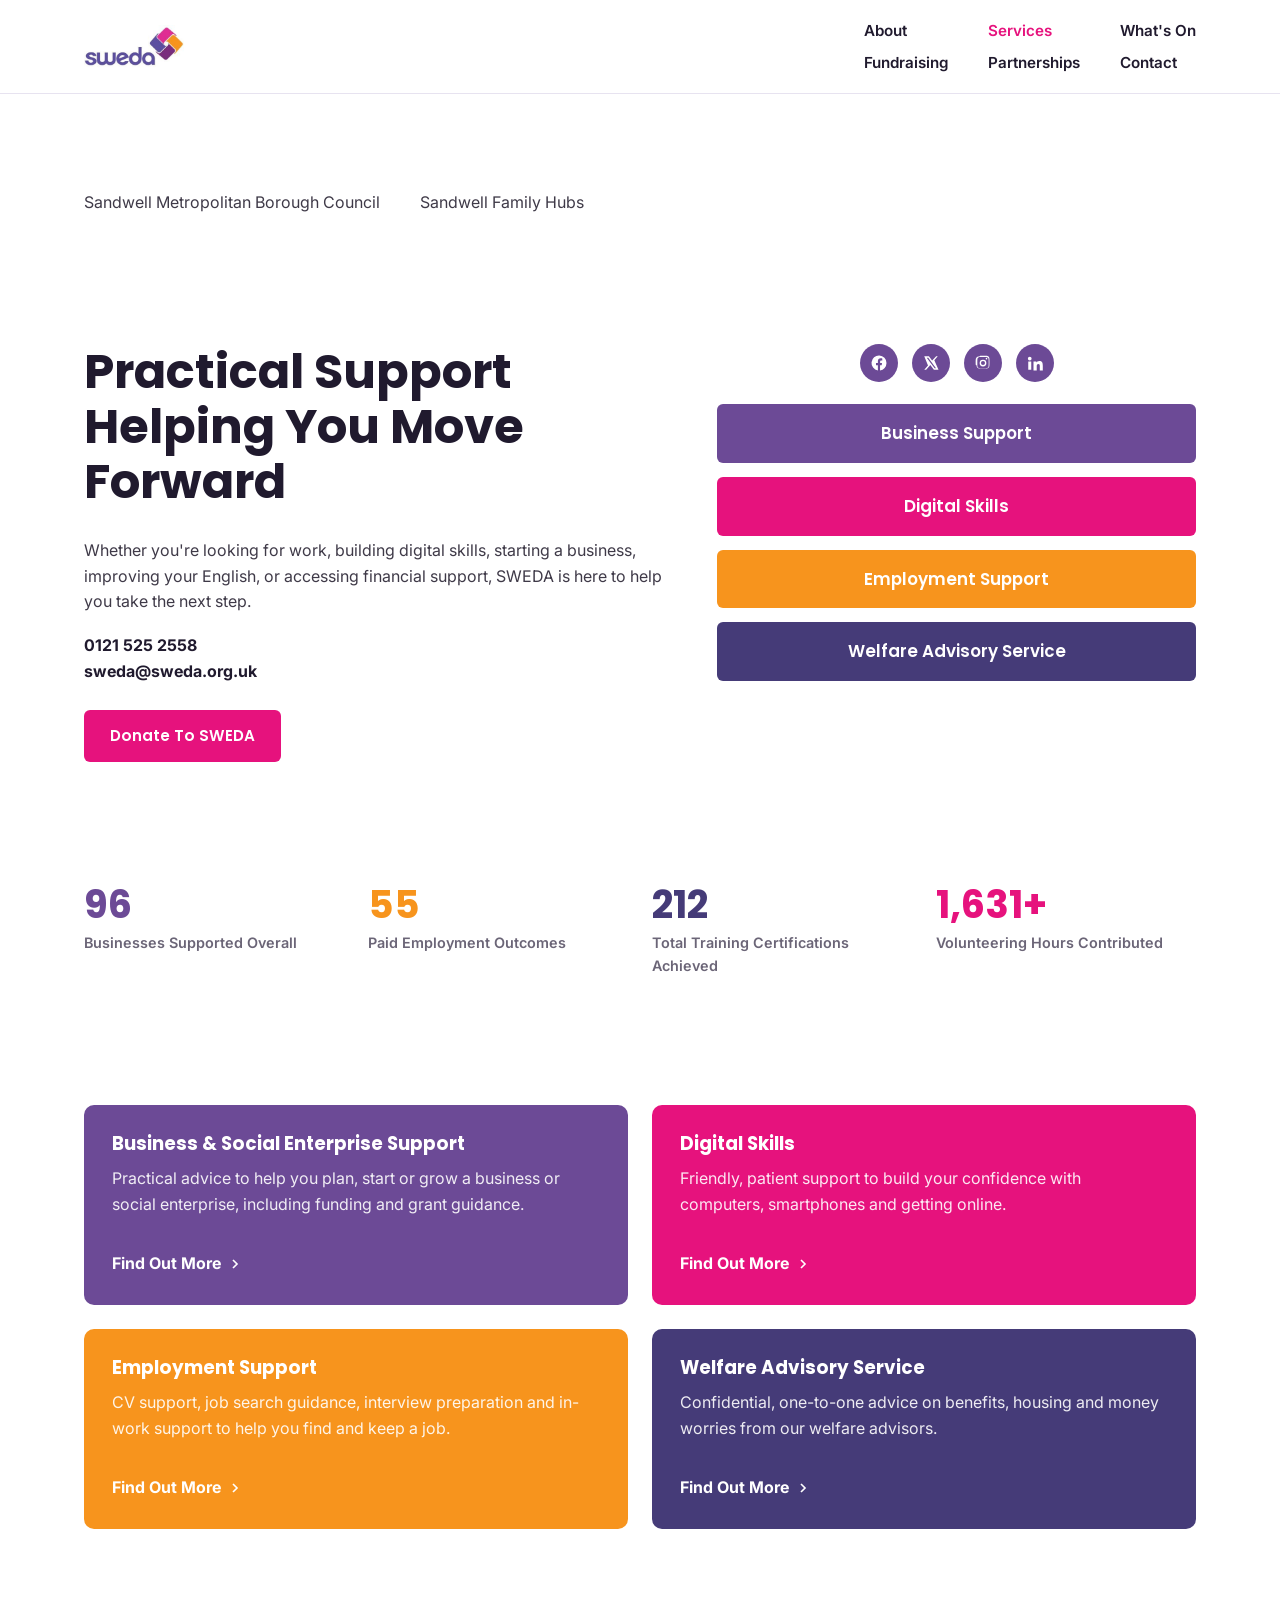
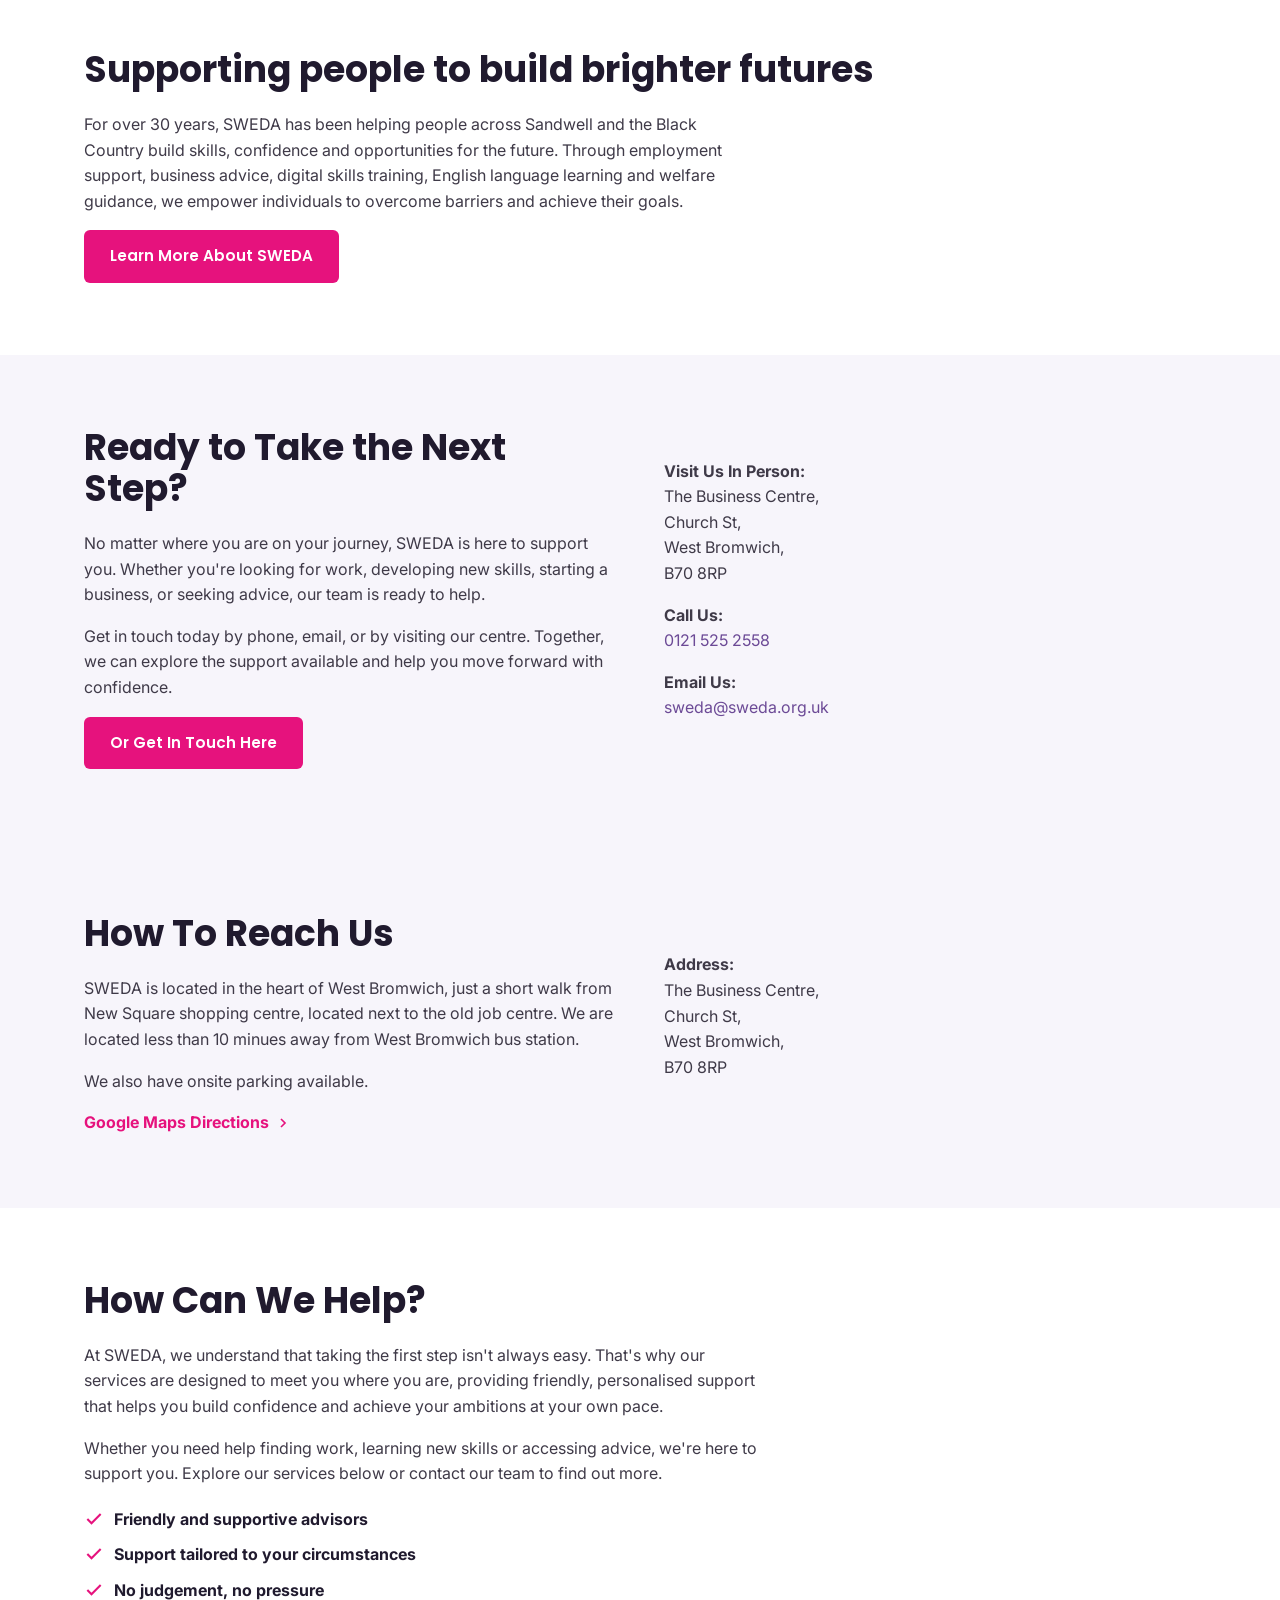
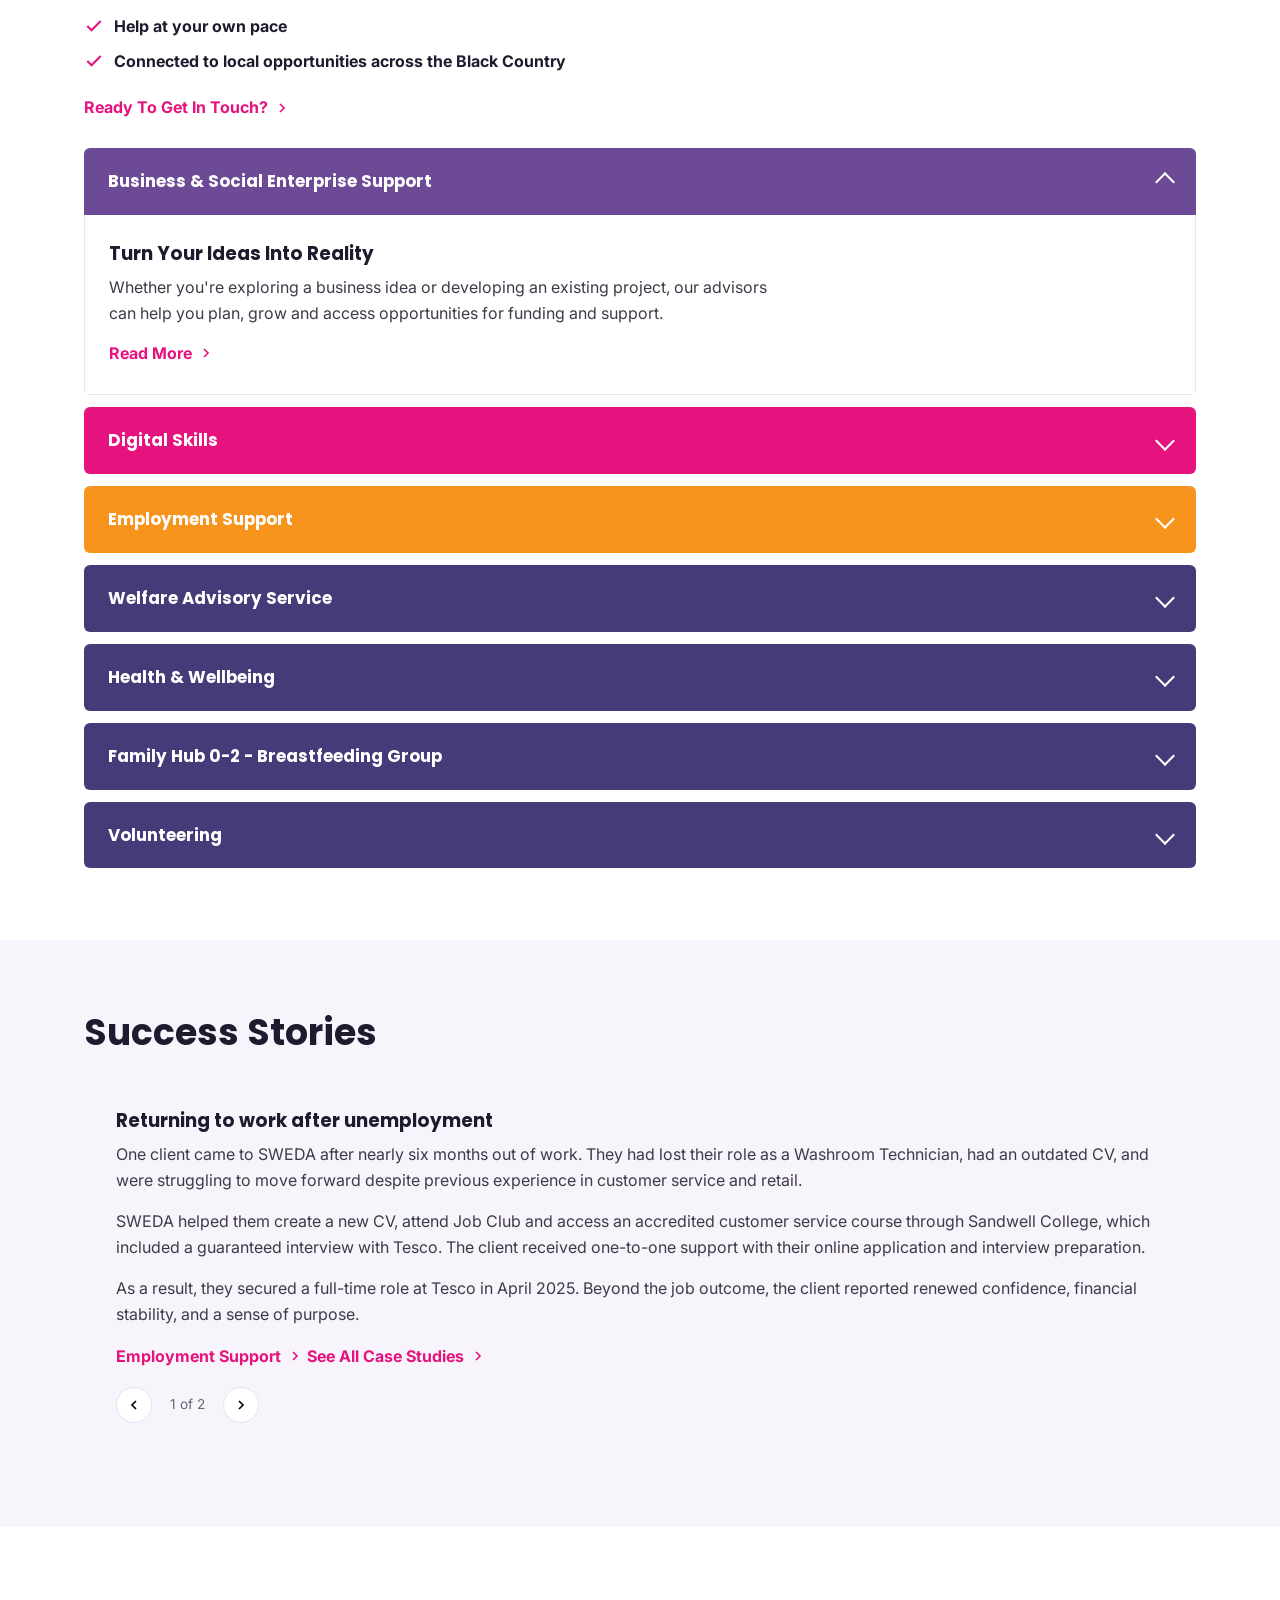
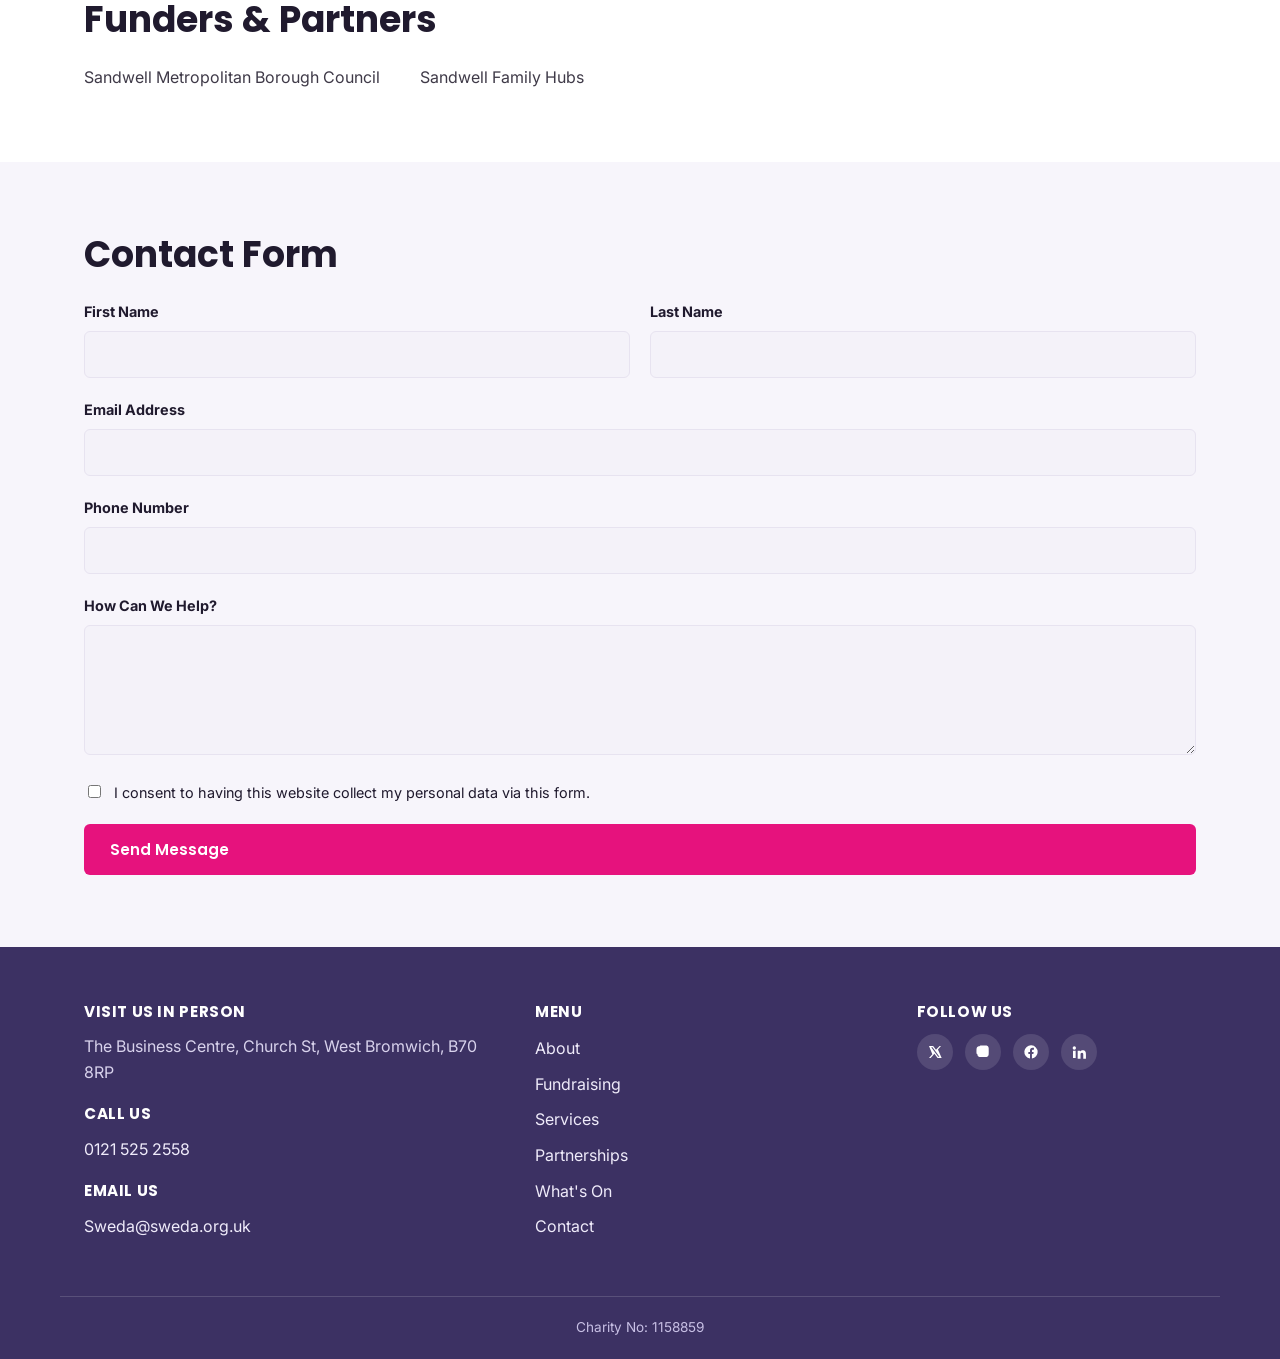
<file: index.html>
<!DOCTYPE html>
<html lang="en">
<head>
<meta charset="UTF-8">
<meta name="viewport" content="width=device-width, initial-scale=1.0">
<title>SWEDA | Practical Support Helping You Move Forward</title>
<meta name="description" content="SWEDA offers free business support, digital skills training, employment support and welfare advice to people across Sandwell and the Black Country.">
<link rel="preconnect" href="https://fonts.googleapis.com">
<link href="https://fonts.googleapis.com/css2?family=Poppins:wght@600;700&family=Inter:wght@400;500;600;700&display=swap" rel="stylesheet">
<link rel="stylesheet" href="styles.css">
</head>
<body>
<a class="skip-link" href="#main">Skip to content</a>

<!-- ================= HEADER ================= -->
<header class="site-header">
  <div class="container header-inner">
    <a href="index.html" class="logo">
      <img class="logo-mark" src="cropped-sweda-logo2-e1705496806378.jpg" alt="SWEDA Logo">
    </a>

    <nav class="main-nav" id="main-nav" aria-label="Primary">
      <ul class="nav-col">
        <li><a href="about.html">About</a></li>
        <li><a href="fundraising.html">Fundraising</a></li>
      </ul>
      <ul class="nav-col">
        <li><a href="services.html" aria-current="page">Services</a></li>
        <li><a href="partnerships.html">Partnerships</a></li>
      </ul>
      <ul class="nav-col">
        <li><a href="whats-on.html">What's On</a></li>
        <li><a href="contact.html">Contact</a></li>
      </ul>
    </nav>

    <button class="nav-toggle" id="nav-toggle" aria-label="Toggle menu" aria-expanded="false" aria-controls="main-nav">
      <span></span><span></span><span></span>
    </button>
  </div>
</header>

<main id="main">

  <!-- ================= HERO ================= -->

    <section>
    <div class="container">
      <div class="logo-strip">
        <div class="funder-logo">Sandwell Metropolitan Borough Council</div>
        <div class="funder-logo">Sandwell Family Hubs</div>
      </div>
    </div>
  </section>
  <section class="hero">
    <div class="container hero-grid">
      <div>
        <h1>Practical Support Helping You Move Forward</h1>
        <p>Whether you're looking for work, building digital skills, starting a business, improving your English, or accessing financial support, SWEDA is here to help you take the next step.</p>

        <p class="hero-contact">
          <a href="tel:01215252558">0121 525 2558</a><br>
          <a href="mailto:sweda@sweda.org.uk">sweda@sweda.org.uk</a>
        </p>

        <a href="fundraising.html" class="btn btn-pink">Donate To SWEDA</a>
      </div>

      <div>
        <div class="social-row" aria-label="Follow SWEDA on social media">
          <a href="#" aria-label="Facebook"><svg viewBox="0 0 24 24"><path d="M22 12a10 10 0 1 0-11.5 9.9v-7H8v-2.9h2.5V9.7c0-2.5 1.5-3.9 3.7-3.9 1.1 0 2.2.2 2.2.2v2.5h-1.3c-1.2 0-1.6.8-1.6 1.6v1.9H16l-.4 2.9h-2.2v7A10 10 0 0 0 22 12Z"/></svg></a>
          <a href="#" aria-label="X (Twitter)"><svg viewBox="0 0 24 24"><path d="M18.9 3H21l-4.6 5.3L22 21h-6.1l-4.8-6.3L5.5 21H3l5-5.7L3 3h6.2l4.3 5.7L18.9 3Zm-2.1 16h1.9L8.3 5H6.3l10.5 14Z"/></svg></a>
          <a href="#" aria-label="Instagram"><svg viewBox="0 0 24 24"><path d="M12 2.2c2.7 0 3 .01 4.1.06 1 .05 1.6.2 2 .35.5.2.9.4 1.3.8.4.4.6.8.8 1.3.15.4.3 1 .35 2 .05 1.1.06 1.4.06 4.1s-.01 3-.06 4.1c-.05 1-.2 1.6-.35 2-.2.5-.4.9-.8 1.3-.4.4-.8.6-1.3.8-.4.15-1 .3-2 .35-1.1.05-1.4.06-4.1.06s-3-.01-4.1-.06c-1-.05-1.6-.2-2-.35a3.5 3.5 0 0 1-1.3-.8 3.5 3.5 0 0 1-.8-1.3c-.15-.4-.3-1-.35-2C2.21 15 2.2 14.7 2.2 12s.01-3 .06-4.1c.05-1 .2-1.6.35-2 .2-.5.4-.9.8-1.3.4-.4.8-.6 1.3-.8.4-.15 1-.3 2-.35C7.8 2.21 8.1 2.2 12 2.2Zm0 1.8c-2.6 0-2.9 0-4 .06-.8.04-1.3.16-1.6.27-.4.15-.7.34-1 .63-.29.3-.48.6-.63 1-.11.3-.23.8-.27 1.6-.05 1.1-.06 1.4-.06 4s0 2.9.06 4c.04.8.16 1.3.27 1.6.15.4.34.7.63 1 .3.29.6.48 1 .63.3.11.8.23 1.6.27 1.1.05 1.4.06 4 .06s2.9 0 4-.06c.8-.04 1.3-.16 1.6-.27.4-.15.7-.34 1-.63.29-.3.48-.6.63-1 .11-.3.23-.8.27-1.6.05-1.1.06-1.4.06-4s0-2.9-.06-4c-.04-.8-.16-1.3-.27-1.6a2.6 2.6 0 0 0-.63-1 2.6 2.6 0 0 0-1-.63c-.3-.11-.8-.23-1.6-.27-1.1-.06-1.4-.06-4-.06Zm0 3.5a4.5 4.5 0 1 1 0 9 4.5 4.5 0 0 1 0-9Zm0 1.8a2.7 2.7 0 1 0 0 5.4 2.7 2.7 0 0 0 0-5.4Zm5.7-3.1a1.05 1.05 0 1 1-2.1 0 1.05 1.05 0 0 1 2.1 0Z"/></svg></a>
          <a href="#" aria-label="LinkedIn"><svg viewBox="0 0 24 24"><path d="M4.98 3.5a2.5 2.5 0 1 1 0 5 2.5 2.5 0 0 1 0-5ZM3 9.98h4v11H3v-11Zm7 0h3.8v1.5h.05c.53-1 1.83-2 3.77-2 4.03 0 4.78 2.65 4.78 6.1v6.4H18.4v-5.68c0-1.36-.02-3.1-1.9-3.1-1.9 0-2.2 1.48-2.2 3v5.78H10v-11Z"/></svg></a>
        </div>

        <div class="pill-stack">
          <a href="business-support.html" class="pill-btn" style="background:var(--purple)">Business Support</a>
          <a href="digital-skills.html" class="pill-btn" style="background:var(--pink)">Digital Skills</a>
          <a href="employment-support.html" class="pill-btn" style="background:var(--orange)">Employment Support</a>
          <a href="welfare-advisory.html" class="pill-btn" style="background:var(--indigo)">Welfare Advisory Service</a>
        </div>
      </div>
    </div>
  </section>

  <!-- ================= STATS ================= -->
  <section class="section-tight">
    <div class="container">
      <div class="stats-grid">
        <div class="stat--purple">
          <div class="stat-num">96</div>
          <div class="stat-label">Businesses Supported Overall</div>
        </div>
        <div class="stat--orange">
          <div class="stat-num">55</div>
          <div class="stat-label">Paid Employment Outcomes</div>
        </div>
        <div class="stat--indigo">
          <div class="stat-num">212</div>
          <div class="stat-label">Total Training Certifications Achieved</div>
        </div>
        <div class="stat--pink">
          <div class="stat-num">1,631+</div>
          <div class="stat-label">Volunteering Hours Contributed</div>
        </div>
      </div>
    </div>
  </section>

    <section class="section-tight">
    <div class="container">
      <div class="service-cards">

        <div class="service-card card-purple">
          <h3>Business &amp; Social Enterprise Support</h3>
          <p>Practical advice to help you plan, start or grow a business or social enterprise, including funding and grant guidance.</p>
          <a href="business-support.html" class="text-link">Find Out More <svg viewBox="0 0 24 24" fill="none" stroke="currentColor" stroke-width="2.5"><path d="M9 6l6 6-6 6"/></svg></a>
        </div>

        <div class="service-card card-pink">
          <h3>Digital Skills</h3>
          <p>Friendly, patient support to build your confidence with computers, smartphones and getting online.</p>
          <a href="digital-skills.html" class="text-link">Find Out More <svg viewBox="0 0 24 24" fill="none" stroke="currentColor" stroke-width="2.5"><path d="M9 6l6 6-6 6"/></svg></a>
        </div>

        <div class="service-card card-orange">
          <h3>Employment Support</h3>
          <p>CV support, job search guidance, interview preparation and in-work support to help you find and keep a job.</p>
          <a href="employment-support.html" class="text-link">Find Out More <svg viewBox="0 0 24 24" fill="none" stroke="currentColor" stroke-width="2.5"><path d="M9 6l6 6-6 6"/></svg></a>
        </div>

        <div class="service-card card-indigo">
          <h3>Welfare Advisory Service</h3>
          <p>Confidential, one-to-one advice on benefits, housing and money worries from our welfare advisors.</p>
          <a href="welfare-advisory.html" class="text-link">Find Out More <svg viewBox="0 0 24 24" fill="none" stroke="currentColor" stroke-width="2.5"><path d="M9 6l6 6-6 6"/></svg></a>
        </div>

      </div>
    </div>
  </section>

  <!-- ================= ABOUT INTRO ================= -->
  <section>
    <div class="container">
      <h2>Supporting people to build brighter futures</h2>
      <p style="max-width:640px;">For over 30 years, SWEDA has been helping people across Sandwell and the Black Country build skills, confidence and opportunities for the future. Through employment support, business advice, digital skills training, English language learning and welfare guidance, we empower individuals to overcome barriers and achieve their goals.</p>
      <a href="about.html" class="btn btn-pink">Learn More About SWEDA</a>
    </div>
  </section>

  <!-- ================= NEXT STEP CTA ================= -->
  <section class="section-soft">
    <div class="container service-hero-grid">
      <div>
        <h2>Ready to Take the Next Step?</h2>
        <p>No matter where you are on your journey, SWEDA is here to support you. Whether you're looking for work, developing new skills, starting a business, or seeking advice, our team is ready to help.</p>
        <p>Get in touch today by phone, email, or by visiting our centre. Together, we can explore the support available and help you move forward with confidence.</p>
        <a href="contact.html" class="btn btn-pink">Or Get In Touch Here</a>
      </div>
      <div>
        <p><strong>Visit Us In Person:</strong><br>The Business Centre, <br>
Church St, <br>
West Bromwich, <br>
B70 8RP</p>
        <p><strong>Call Us:</strong><br><a href="tel:01215252558">0121 525 2558</a></p>
        <p><strong>Email Us:</strong><br><a href="mailto:sweda@sweda.org.uk">sweda@sweda.org.uk</a></p>
      </div>
    </div>
  </section>

  <section class="section-soft">
    <div class="container service-hero-grid">
      <div>
        <h2>How To Reach Us</h2>
        <p>SWEDA is located in the heart of West Bromwich, just a short walk from New Square shopping centre, located next to the old job centre. We are located less than 10 minues away from West Bromwich bus station.</p>
        <p>We also have onsite parking available.</p>

         <a href="https://maps.app.goo.gl/viZmNCQZK4bVeu5y6" class="text-link">Google Maps Directions <svg viewBox="0 0 24 24" fill="none" stroke="currentColor" stroke-width="2.5"><path d="M9 6l6 6-6 6"/></svg></a>
      </div>
      <div>
        <p><strong>Address:</strong><br>The Business Centre, <br>
Church St, <br>
West Bromwich, <br>
B70 8RP</p>

      </div>
    </div>
  </section>

  <!-- ================= HOW CAN WE HELP ================= -->
  <section>
    <div class="container">
      <h2>How Can We Help?</h2>
      <p style="max-width:680px;">At SWEDA, we understand that taking the first step isn't always easy. That's why our services are designed to meet you where you are, providing friendly, personalised support that helps you build confidence and achieve your ambitions at your own pace.</p>
      <p style="max-width:680px;">Whether you need help finding work, learning new skills or accessing advice, we're here to support you. Explore our services below or contact our team to find out more.</p>

      <ul class="checklist">
        <li><svg viewBox="0 0 24 24" fill="none" stroke="currentColor" stroke-width="2.5"><path d="M4 12l5 5L20 6"/></svg> Friendly and supportive advisors</li>
        <li><svg viewBox="0 0 24 24" fill="none" stroke="currentColor" stroke-width="2.5"><path d="M4 12l5 5L20 6"/></svg> Support tailored to your circumstances</li>
        <li><svg viewBox="0 0 24 24" fill="none" stroke="currentColor" stroke-width="2.5"><path d="M4 12l5 5L20 6"/></svg> No judgement, no pressure</li>
        <li><svg viewBox="0 0 24 24" fill="none" stroke="currentColor" stroke-width="2.5"><path d="M4 12l5 5L20 6"/></svg> Help at your own pace</li>
        <li><svg viewBox="0 0 24 24" fill="none" stroke="currentColor" stroke-width="2.5"><path d="M4 12l5 5L20 6"/></svg> Connected to local opportunities across the Black Country</li>
      </ul>

      <a href="contact.html" class="text-link">Ready To Get In Touch? <svg viewBox="0 0 24 24" fill="none" stroke="currentColor" stroke-width="2.5"><path d="M9 6l6 6-6 6"/></svg></a>

      <!-- ================= SERVICES ACCORDION ================= -->
      <div class="accordion">

        <details class="accordion-item" open>
          <summary>Business &amp; Social Enterprise Support</summary>
          <div class="accordion-body">
            <div>
              <h3>Turn Your Ideas Into Reality</h3>
              <p>Whether you're exploring a business idea or developing an existing project, our advisors can help you plan, grow and access opportunities for funding and support.</p>
              <a href="business-support.html" class="text-link">Read More <svg viewBox="0 0 24 24" fill="none" stroke="currentColor" stroke-width="2.5"><path d="M9 6l6 6-6 6"/></svg></a>
            </div>
            <!-- <div class="placeholder-img" style="min-height:160px;">
              <svg viewBox="0 0 24 24" fill="none" stroke="currentColor" stroke-width="2"><path d="M5 21V9l7-6 7 6v12"/><path d="M9 21v-6h6v6"/></svg>
              Illustration placeholder
            </div> -->
          </div>
        </details>

        <details class="accordion-item acc-pink">
          <summary>Digital Skills</summary>
          <div class="accordion-body">
            <div>
              <h3>Build Confidence With Technology</h3>
              <p>From getting online for the first time to improving your computer skills for work, our friendly sessions build digital confidence at your own pace.</p>
              <a href="digital-skills.html" class="text-link">Read More <svg viewBox="0 0 24 24" fill="none" stroke="currentColor" stroke-width="2.5"><path d="M9 6l6 6-6 6"/></svg></a>
            </div>
            <!-- <div class="placeholder-img" style="min-height:160px;">
              <svg viewBox="0 0 24 24" fill="none" stroke="currentColor" stroke-width="2"><rect x="3" y="4" width="18" height="13" rx="2"/><path d="M8 21h8M12 17v4"/></svg>
              Illustration placeholder
            </div> -->
          </div>
        </details>

        <details class="accordion-item acc-orange">
          <summary>Employment Support</summary>
          <div class="accordion-body">
            <div>
              <h3>Helping You Find Work With Confidence</h3>
              <p>CV support, job search guidance and interview preparation to help you move forward, whatever stage you're at.</p>
              <a href="employment-support.html" class="text-link">Read More <svg viewBox="0 0 24 24" fill="none" stroke="currentColor" stroke-width="2.5"><path d="M9 6l6 6-6 6"/></svg></a>
            </div>
            <!-- <div class="placeholder-img" style="min-height:160px;">
              <svg viewBox="0 0 24 24" fill="none" stroke="currentColor" stroke-width="2"><rect x="3" y="7" width="18" height="13" rx="2"/><path d="M8 7V5a2 2 0 0 1 2-2h4a2 2 0 0 1 2 2v2"/></svg>
              Illustration placeholder
            </div> -->
          </div>
        </details>

        <details class="accordion-item acc-indigo">
          <summary>Welfare Advisory Service</summary>
          <div class="accordion-body">
            <div>
              <h3>Advice You Can Trust</h3>
              <p>Confidential, one-to-one advice on benefits, housing and money worries from our welfare advisors.</p>
              <a href="welfare-advisory.html" class="text-link">Read More <svg viewBox="0 0 24 24" fill="none" stroke="currentColor" stroke-width="2.5"><path d="M9 6l6 6-6 6"/></svg></a>
            </div>
            <!-- <div class="placeholder-img" style="min-height:160px;">
              <svg viewBox="0 0 24 24" fill="none" stroke="currentColor" stroke-width="2"><path d="M12 21s-7-4.35-9-8.5C1.5 8.5 4 5 7.5 5c1.9 0 3.4 1 4.5 2.5C13.1 6 14.6 5 16.5 5 20 5 22.5 8.5 21 12.5 19 16.65 12 21 12 21Z"/></svg>
              Illustration placeholder
            </div> -->
          </div>
        </details>

        <details class="accordion-item acc-indigo">
          <summary>Health &amp; Wellbeing</summary>
          <div class="accordion-body">
            <div>
              <h3>Looking After Yourself</h3>
              <p>Sessions and signposting to help you look after your physical and mental wellbeing alongside your other goals.</p>
              <a href="about.html" class="text-link">Read More <svg viewBox="0 0 24 24" fill="none" stroke="currentColor" stroke-width="2.5"><path d="M9 6l6 6-6 6"/></svg></a>
            </div>
            <!-- <div class="placeholder-img" style="min-height:160px;">Illustration placeholder</div> -->
          </div>
        </details>

        <details class="accordion-item acc-indigo">
          <summary>Family Hub 0-2 - Breastfeeding Group</summary>
          <div class="accordion-body">
            <div>
              <h3>Support For New Parents</h3>
              <p>A welcoming peer support group for parents of babies aged 0-2, run in partnership with Sandwell Family Hubs.</p>
              <a href="whats-on.html" class="text-link">Read More <svg viewBox="0 0 24 24" fill="none" stroke="currentColor" stroke-width="2.5"><path d="M9 6l6 6-6 6"/></svg></a>
            </div>
            <!-- <div class="placeholder-img" style="min-height:160px;">Illustration placeholder</div> -->
          </div>
        </details>

        <details class="accordion-item acc-indigo">
          <summary>Volunteering</summary>
          <div class="accordion-body">
            <div>
              <h3>Give Something Back</h3>
              <p>Gain experience, build skills and support your community by volunteering with SWEDA.</p>
              <a href="about.html" class="text-link">Read More <svg viewBox="0 0 24 24" fill="none" stroke="currentColor" stroke-width="2.5"><path d="M9 6l6 6-6 6"/></svg></a>
            </div>
            <!-- <div class="placeholder-img" style="min-height:160px;">Illustration placeholder</div> -->
          </div>
        </details>

      </div>
    </div>
  </section>

  <!-- ================= SUCCESS STORIES ================= -->
  <section class="section-soft">
    <div class="container">
      <h2>Success Stories</h2>

      <div class="story-card">
        <div class="story-slide">
          <h3>Returning to work after unemployment</h3>
          <p>One client came to SWEDA after nearly six months out of work. They had lost their role as a Washroom Technician, had an outdated CV, and were struggling to move forward despite previous experience in customer service and retail.</p>
          <p>SWEDA helped them create a new CV, attend Job Club and access an accredited customer service course through Sandwell College, which included a guaranteed interview with Tesco. The client received one-to-one support with their online application and interview preparation.</p>
          <p>As a result, they secured a full-time role at Tesco in April 2025. Beyond the job outcome, the client reported renewed confidence, financial stability, and a sense of purpose.</p>
          <a href="employment-support.html" class="text-link">Employment Support <svg viewBox="0 0 24 24" fill="none" stroke="currentColor" stroke-width="2.5"><path d="M9 6l6 6-6 6"/></svg></a>
           <a href="casestudies.html" class="text-link">See All Case Studies <svg viewBox="0 0 24 24" fill="none" stroke="currentColor" stroke-width="2.5"><path d="M9 6l6 6-6 6"/></svg></a>
        </div>

        <div class="story-slide">
          <h3>Launching a small business from scratch</h3>
          <p>A local resident came to SWEDA with an idea for a home-baking business but no experience writing a business plan or managing finances.</p>
          <p>Our business advisors worked with her over several sessions to develop a costed plan, register the business, and identify a small grant to buy equipment.</p>
          <p>She now supplies three local cafés and is exploring taking on her first member of staff.</p>
          <a href="business-support.html" class="text-link">Business Support <svg viewBox="0 0 24 24" fill="none" stroke="currentColor" stroke-width="2.5"><path d="M9 6l6 6-6 6"/></svg></a>
           <a href="casestudies.html" class="text-link">See All Case Studies <svg viewBox="0 0 24 24" fill="none" stroke="currentColor" stroke-width="2.5"><path d="M9 6l6 6-6 6"/></svg></a>
        </div>

        <div class="story-controls">
          <button id="story-prev" aria-label="Previous story"><svg viewBox="0 0 24 24" fill="none" stroke="currentColor" stroke-width="2.5"><path d="M15 6l-6 6 6 6"/></svg></button>
          <span class="story-dots" id="story-dots">1 of 2</span>
          <button id="story-next" aria-label="Next story"><svg viewBox="0 0 24 24" fill="none" stroke="currentColor" stroke-width="2.5"><path d="M9 6l6 6-6 6"/></svg></button>
        </div>
      </div>
    </div>
  </section>

  <!-- ================= FUNDERS ================= -->
  <section>
    <div class="container">
      <h2>Funders &amp; Partners</h2>
      <div class="logo-strip">
        <div class="funder-logo">Sandwell Metropolitan Borough Council</div>
        <div class="funder-logo">Sandwell Family Hubs</div>
      </div>
    </div>
  </section>

  <!-- ================= CONTACT FORM ================= -->
  <section class="section-soft">
    <div class="container">
      <h2>Contact Form</h2>
      <form class="contact-form" novalidate>
        <div class="form-grid">
          <div class="form-field">
            <label for="fname">First Name</label>
            <input type="text" id="fname" name="fname" required>
          </div>
          <div class="form-field">
            <label for="lname">Last Name</label>
            <input type="text" id="lname" name="lname" required>
          </div>
          <div class="form-field full">
            <label for="email">Email Address</label>
            <input type="email" id="email" name="email" required>
          </div>
          <div class="form-field full">
            <label for="phone">Phone Number</label>
            <input type="tel" id="phone" name="phone">
          </div>
          <div class="form-field full">
            <label for="message">How Can We Help?</label>
            <textarea id="message" name="message" required></textarea>
          </div>
          <div class="form-field full">
            <div class="consent-row">
              <input type="checkbox" id="consent" name="consent" required>
              <label for="consent" style="font-weight:400;">I consent to having this website collect my personal data via this form.</label>
            </div>
          </div>
          <div class="form-field full">
            <button type="submit" class="btn btn-pink">Send Message</button>
            <div class="form-status" role="alert"></div>
          </div>
        </div>
      </form>
    </div>
  </section>

</main>

<!-- ================= FOOTER ================= -->
<footer class="site-footer">
  <div class="container footer-grid">
    <div>
      <h4>Visit Us In Person</h4>
      <p>The Business Centre,
Church St,
West Bromwich,
B70 8RP</p>
      <h4 style="margin-top:20px;">Call Us</h4>
      <p><a href="tel:01215252558">0121 525 2558</a></p>
      <h4 style="margin-top:20px;">Email Us</h4>
      <p><a href="mailto:sweda@sweda.org.uk">Sweda@sweda.org.uk</a></p>
    </div>
    <div>
      <h4>Menu</h4>
      <ul class="footer-nav">
        <li><a href="about.html">About</a></li>
        <li><a href="fundraising.html">Fundraising</a></li>
        <li><a href="services.html">Services</a></li>
        <li><a href="partnerships.html">Partnerships</a></li>
        <li><a href="whats-on.html">What's On</a></li>
        <li><a href="contact.html">Contact</a></li>
      </ul>
    </div>
    <div>
      <h4>Follow Us</h4>
      <div class="footer-social">
        <a href="#" aria-label="X (Twitter)"><svg viewBox="0 0 24 24"><path d="M18.9 3H21l-4.6 5.3L22 21h-6.1l-4.8-6.3L5.5 21H3l5-5.7L3 3h6.2l4.3 5.7L18.9 3Zm-2.1 16h1.9L8.3 5H6.3l10.5 14Z"/></svg></a>
        <a href="#" aria-label="Instagram"><svg viewBox="0 0 24 24"><path d="M12 2.2c2.7 0 3 .01 4.1.06 1 .05 1.6.2 2 .35.5.2.9.4 1.3.8.4.4.6.8.8 1.3.15.4.3 1 .35 2 .05 1.1.06 1.4.06 4.1s-.01 3-.06 4.1c-.05 1-.2 1.6-.35 2-.2.5-.4.9-.8 1.3-.4.4-.8.6-1.3.8-.4.15-1 .3-2 .35-1.1.05-1.4.06-4.1.06s-3-.01-4.1-.06c-1-.05-1.6-.2-2-.35a3.5 3.5 0 0 1-1.3-.8 3.5 3.5 0 0 1-.8-1.3c-.15-.4-.3-1-.35-2C2.21 15 2.2 14.7 2.2 12s.01-3 .06-4.1c.05-1 .2-1.6.35-2 .2-.5.4-.9.8-1.3.4-.4.8-.6 1.3-.8.4-.15 1-.3 2-.35C7.8 2.21 8.1 2.2 12 2.2Z"/></svg></a>
        <a href="#" aria-label="Facebook"><svg viewBox="0 0 24 24"><path d="M22 12a10 10 0 1 0-11.5 9.9v-7H8v-2.9h2.5V9.7c0-2.5 1.5-3.9 3.7-3.9 1.1 0 2.2.2 2.2.2v2.5h-1.3c-1.2 0-1.6.8-1.6 1.6v1.9H16l-.4 2.9h-2.2v7A10 10 0 0 0 22 12Z"/></svg></a>
        <a href="#" aria-label="LinkedIn"><svg viewBox="0 0 24 24"><path d="M4.98 3.5a2.5 2.5 0 1 1 0 5 2.5 2.5 0 0 1 0-5ZM3 9.98h4v11H3v-11Zm7 0h3.8v1.5h.05c.53-1 1.83-2 3.77-2 4.03 0 4.78 2.65 4.78 6.1v6.4H18.4v-5.68c0-1.36-.02-3.1-1.9-3.1-1.9 0-2.2 1.48-2.2 3v5.78H10v-11Z"/></svg></a>
      </div>
    </div>
  </div>
  <div class="footer-bottom">Charity No: 1158859</div>
</footer>

<script src="script.js"></script>
</body>
</html>
</file>
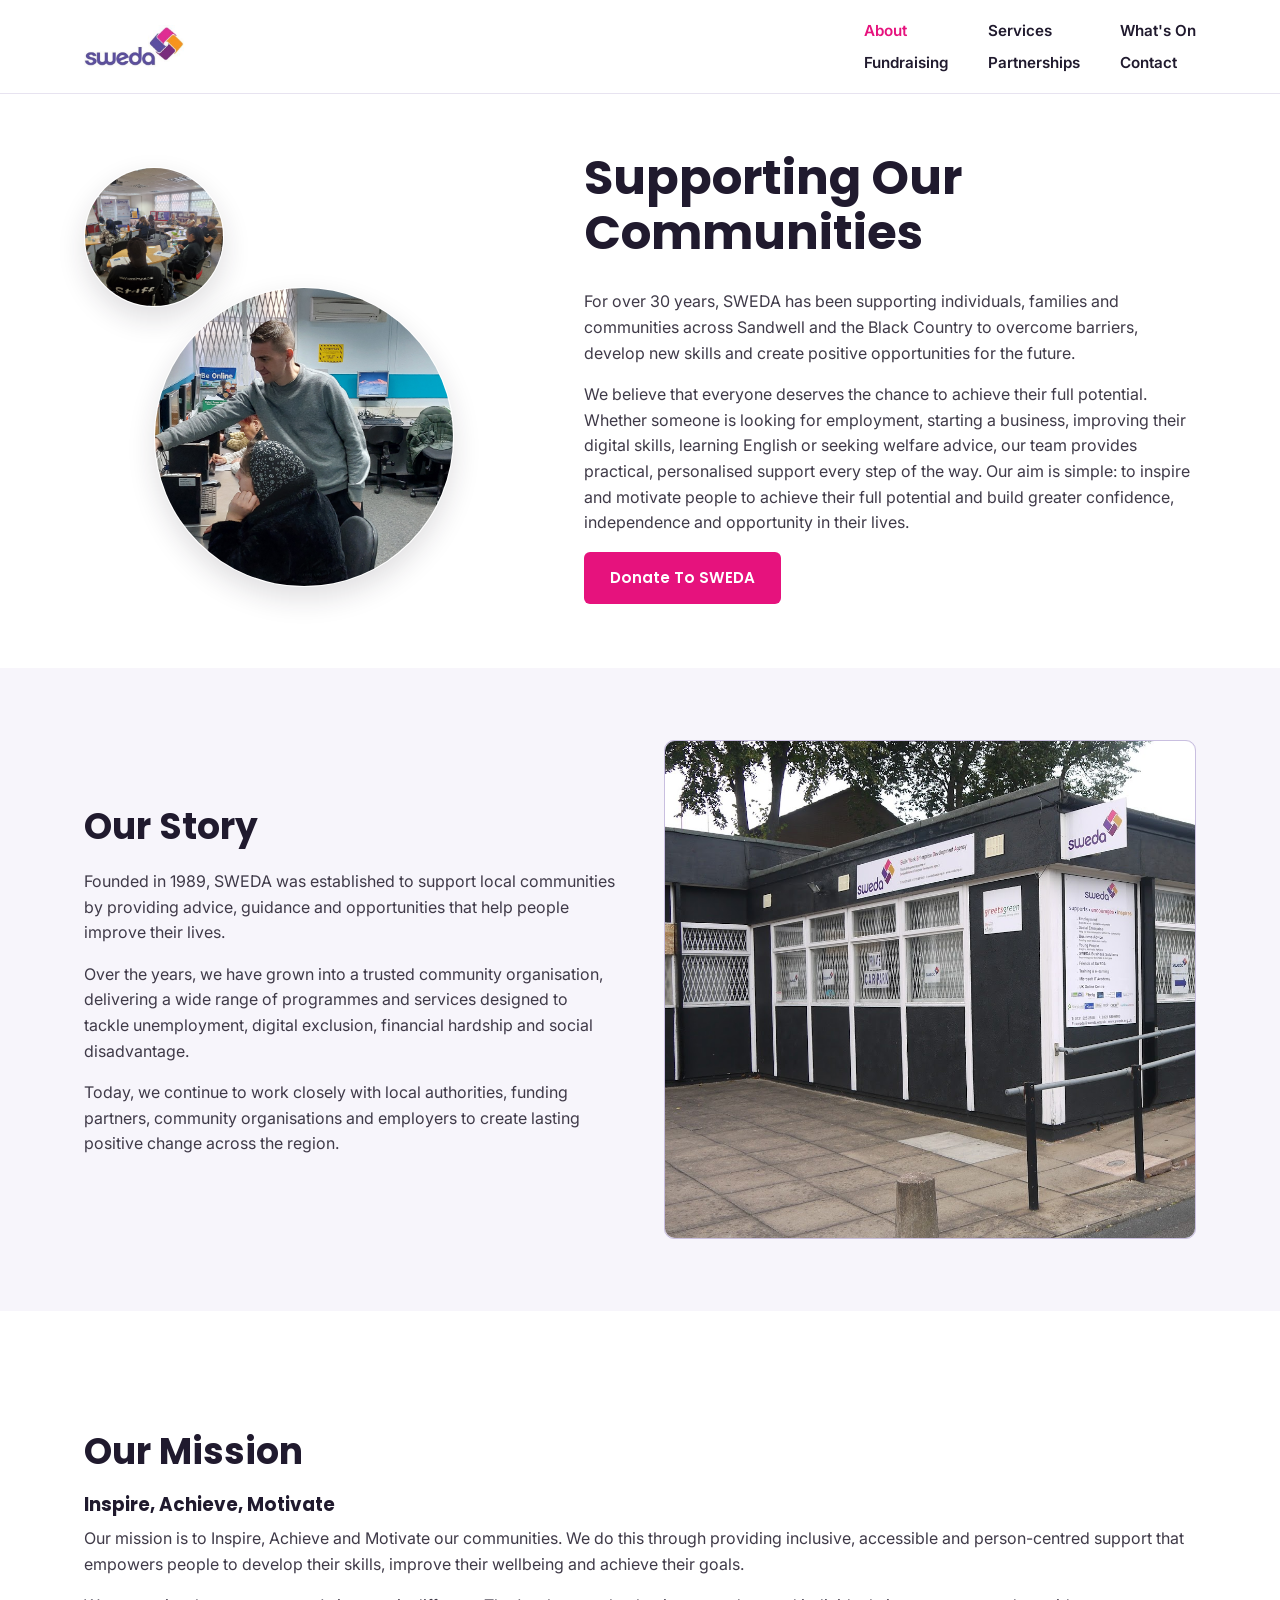
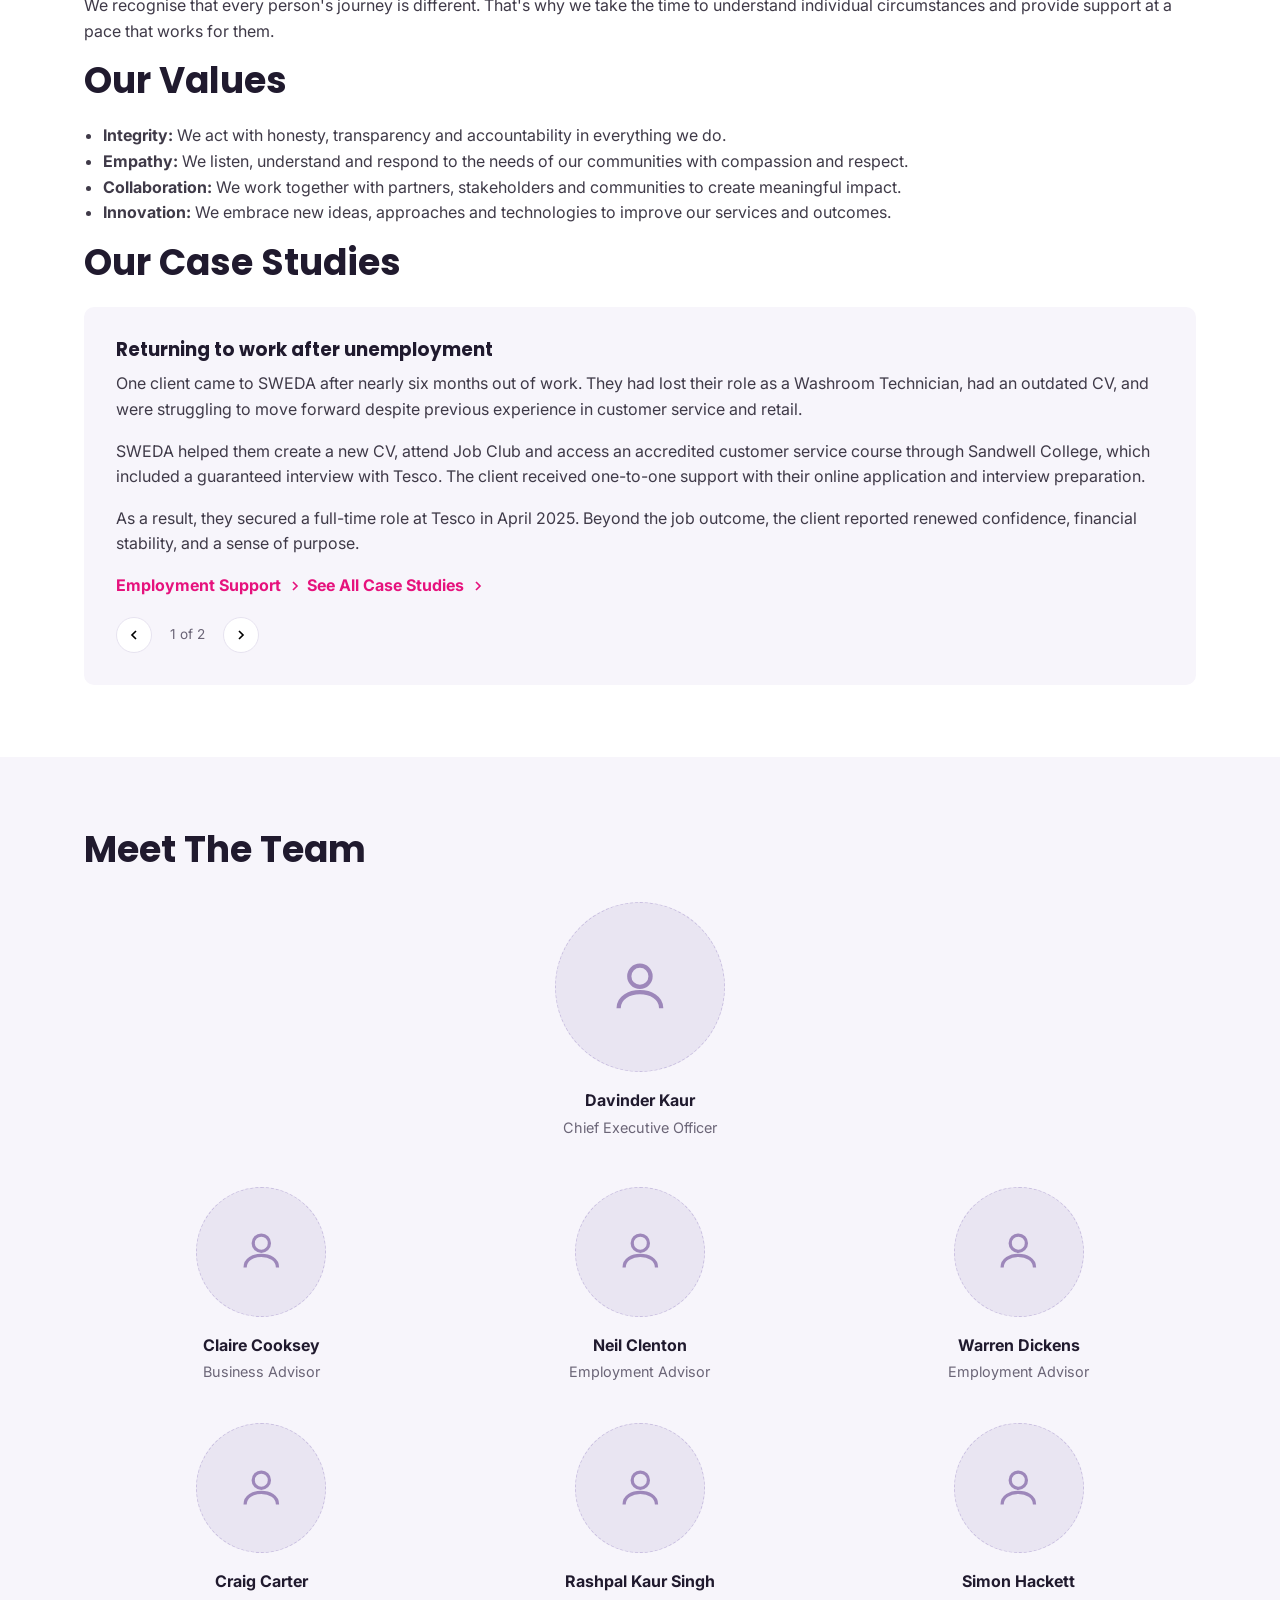
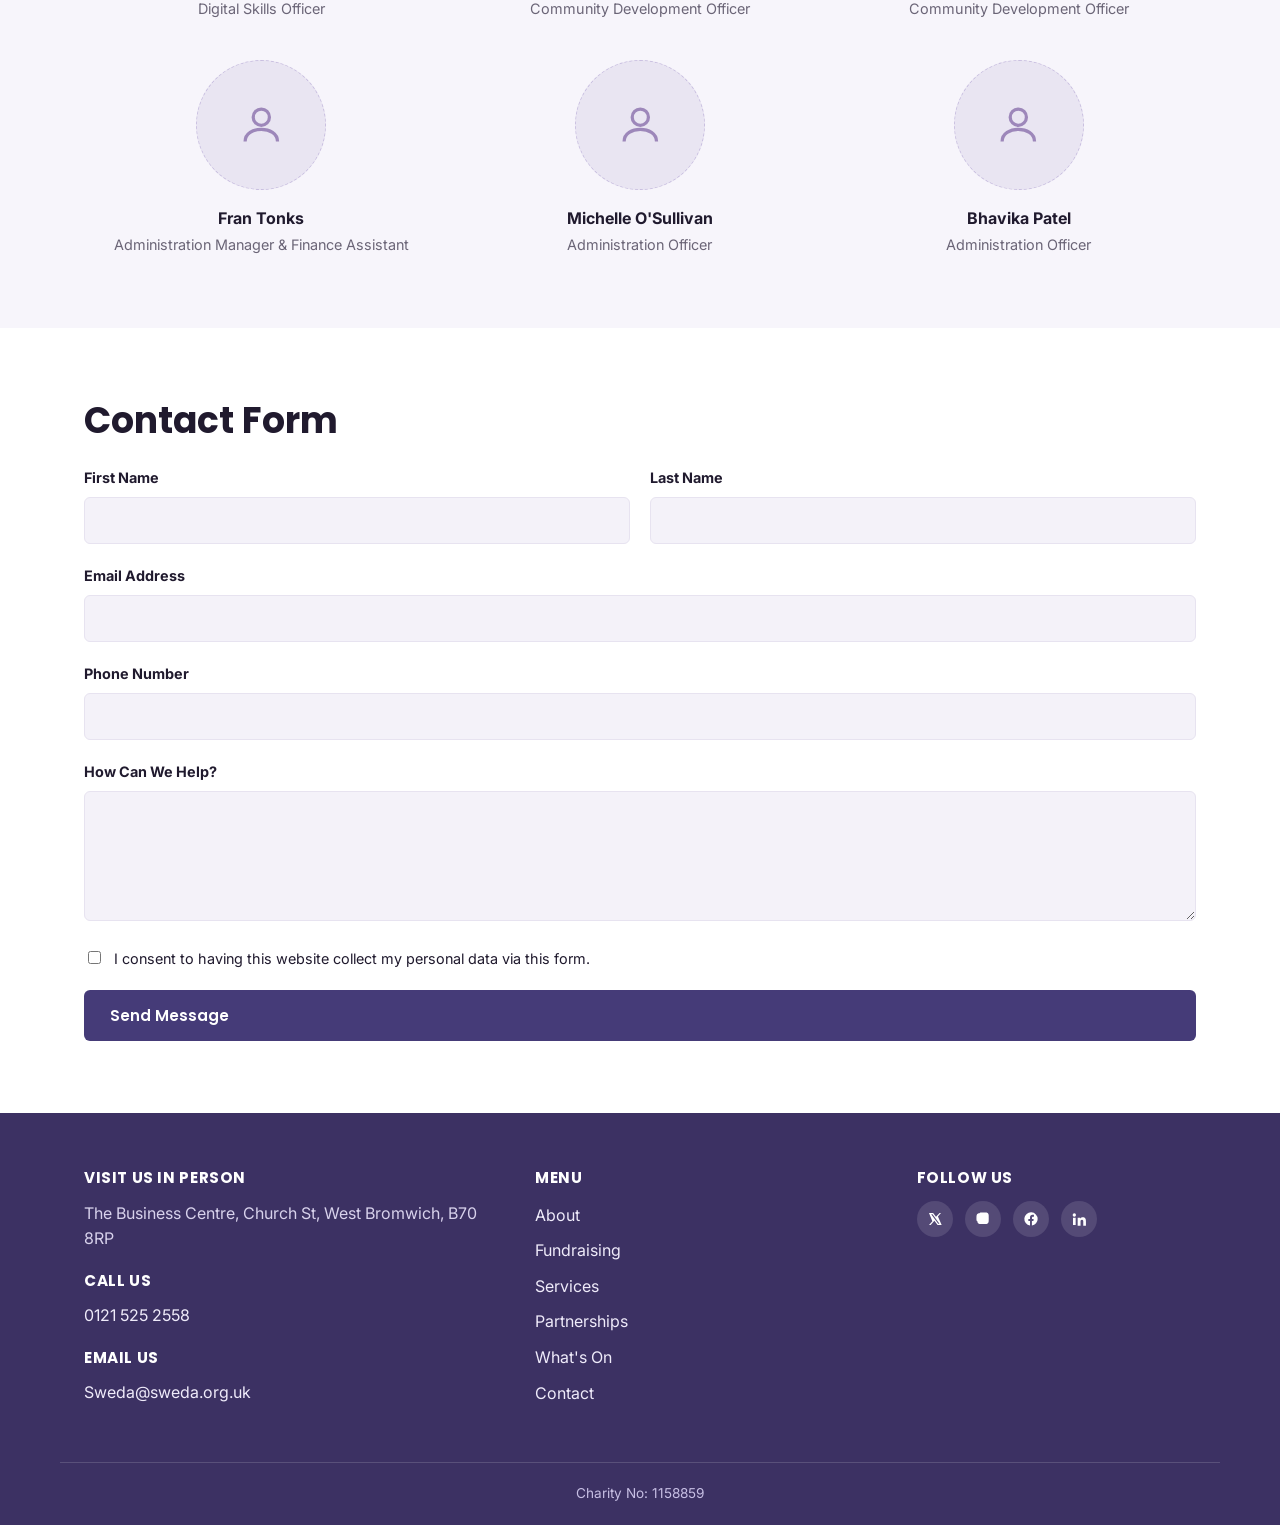
<file: about.html>
<!DOCTYPE html>
<html lang="en">
<head>
<meta charset="UTF-8">
<meta name="viewport" content="width=device-width, initial-scale=1.0">
<title>About Us | SWEDA</title>
<meta name="description" content="For over 30 years SWEDA has supported people across Sandwell and the Black Country. Read our story, our mission, and meet the team.">
<link rel="preconnect" href="https://fonts.googleapis.com">
<link href="https://fonts.googleapis.com/css2?family=Poppins:wght@600;700&family=Inter:wght@400;500;600;700&display=swap" rel="stylesheet">
<link rel="stylesheet" href="styles.css">
</head>
<body>
<a class="skip-link" href="#main">Skip to content</a>

<!-- ================= HEADER ================= -->
<header class="site-header">
  <div class="container header-inner">
 <a href="index.html" class="logo">
      <img class="logo-mark" src="cropped-sweda-logo2-e1705496806378.jpg" alt="SWEDA Logo">
    </a>

    <nav class="main-nav" id="main-nav" aria-label="Primary">
      <ul class="nav-col">
        <li><a href="about.html" aria-current="page">About</a></li>
        <li><a href="fundraising.html">Fundraising</a></li>
      </ul>
      <ul class="nav-col">
        <li><a href="services.html">Services</a></li>
        <li><a href="partnerships.html">Partnerships</a></li>
      </ul>
      <ul class="nav-col">
        <li><a href="whats-on.html">What's On</a></li>
        <li><a href="contact.html">Contact</a></li>
      </ul>
    </nav>

    <button class="nav-toggle" id="nav-toggle" aria-label="Toggle menu" aria-expanded="false" aria-controls="main-nav">
      <span></span><span></span><span></span>
    </button>
  </div>
</header>

<main id="main">

  <!-- ================= HERO ================= -->
  <section class="hero">
    <div class="container about-hero-grid">

      <div class="photo-collage">
        <div class="collage-circle collage-circle--small" role="img" aria-label="Photo placeholder — team celebrating together">
          <img src="./Pictures/hero pics/about2.jpg">
        </div>
        <div class="collage-circle collage-circle--large" role="img" aria-label="Photo placeholder — community event with families">
          <img src="./Pictures/hero pics/about1.jpg">
        </div>
      </div>

      <div>
        <h1>Supporting Our Communities</h1>
        <p>For over 30 years, SWEDA has been supporting individuals, families and communities across Sandwell and the Black Country to overcome barriers, develop new skills and create positive opportunities for the future.</p>
        <p>We believe that everyone deserves the chance to achieve their full potential. Whether someone is looking for employment, starting a business, improving their digital skills, learning English or seeking welfare advice, our team provides practical, personalised support every step of the way. Our aim is simple: to inspire and motivate people to achieve their full potential and build greater confidence, independence and opportunity in their lives.</p>
        <a href="fundraising.html" class="btn btn-pink">Donate To SWEDA</a>
      </div>

    </div>
  </section>

  <!-- ================= OUR STORY ================= -->
  <section class="section-soft">
    <div class="container service-hero-grid">
      <div>
        <h2>Our Story</h2>
        <p>Founded in 1989, SWEDA was established to support local communities by providing advice, guidance and opportunities that help people improve their lives.</p>
        <p>Over the years, we have grown into a trusted community organisation, delivering a wide range of programmes and services designed to tackle unemployment, digital exclusion, financial hardship and social disadvantage.</p>
        <p>Today, we continue to work closely with local authorities, funding partners, community organisations and employers to create lasting positive change across the region.</p>
      </div>
      <div class="placeholder-img" style="min-height:280px;">
        <img src="./Pictures/swedabuilding.JPG"
        Photo placeholder — SWEDA centre, Church St
      </div>
    </div>
  </section>

  <!-- ================= OUR MISSION ================= -->
  <section>
    <div class="container mission-grid">
      <div class="mission-icon" aria-hidden="true">

      </div>
      <div>
        <h2>Our Mission</h2>
        <h3>Inspire, Achieve, Motivate</h3>
        <p>Our mission is to Inspire, Achieve and Motivate our communities. We do this through providing inclusive, accessible and person-centred support that empowers people to develop their skills, improve their wellbeing and achieve their goals.</p>
        <p>We recognise that every person's journey is different. That's why we take the time to understand individual circumstances and provide support at a pace that works for them.</p>
        <!-- <a href="contact.html" class="btn btn-pink">Contact Us</a> -->

<h2>Our Values</h2>
        <ul>
          <li><strong>Integrity:</strong> We act with honesty, transparency and accountability in everything we do.</li>
          <li><strong>Empathy:</strong> We listen, understand and respond to the needs of our communities with compassion and respect.</li>
          <li><strong>Collaboration:</strong> We work together with partners, stakeholders and communities to create meaningful impact.</li>
          <li><strong>Innovation:</strong> We embrace new ideas, approaches and technologies to improve our services and outcomes.</li>
        </ul>

        <h2>Our Case Studies</h2>
      <div class="story-card">
        <div class="story-slide">
          <h3>Returning to work after unemployment</h3>
          <p>One client came to SWEDA after nearly six months out of work. They had lost their role as a Washroom Technician, had an outdated CV, and were struggling to move forward despite previous experience in customer service and retail.</p>
          <p>SWEDA helped them create a new CV, attend Job Club and access an accredited customer service course through Sandwell College, which included a guaranteed interview with Tesco. The client received one-to-one support with their online application and interview preparation.</p>
          <p>As a result, they secured a full-time role at Tesco in April 2025. Beyond the job outcome, the client reported renewed confidence, financial stability, and a sense of purpose.</p>
          <a href="employment-support.html" class="text-link">Employment Support <svg viewBox="0 0 24 24" fill="none" stroke="currentColor" stroke-width="2.5"><path d="M9 6l6 6-6 6"/></svg></a>
          <a href="casestudies.html" class="text-link">See All Case Studies <svg viewBox="0 0 24 24" fill="none" stroke="currentColor" stroke-width="2.5"><path d="M9 6l6 6-6 6"/></svg></a>
        </div>

        <div class="story-slide">
          <h3>Launching a small business from scratch</h3>
          <p>A local resident came to SWEDA with an idea for a home-baking business but no experience writing a business plan or managing finances.</p>
          <p>Our business advisors worked with her over several sessions to develop a costed plan, register the business, and identify a small grant to buy equipment.</p>
          <p>She now supplies three local cafés and is exploring taking on her first member of staff.</p>
          <a href="business-support.html" class="text-link">Business Support <svg viewBox="0 0 24 24" fill="none" stroke="currentColor" stroke-width="2.5"><path d="M9 6l6 6-6 6"/></svg></a>
           <a href="casestudies.html" class="text-link">See All Case Studies <svg viewBox="0 0 24 24" fill="none" stroke="currentColor" stroke-width="2.5"><path d="M9 6l6 6-6 6"/></svg></a>
        </div>

        <div class="story-controls">
          <button id="story-prev" aria-label="Previous story"><svg viewBox="0 0 24 24" fill="none" stroke="currentColor" stroke-width="2.5"><path d="M15 6l-6 6 6 6"/></svg></button>
          <span class="story-dots" id="story-dots">1 of 2</span>
          <button id="story-next" aria-label="Next story"><svg viewBox="0 0 24 24" fill="none" stroke="currentColor" stroke-width="2.5"><path d="M9 6l6 6-6 6"/></svg></button>
        </div>
      </div>

      </div>
    </div>
  </section>

  <!-- ================= MEET THE TEAM ================= -->
  <section class="section-soft">
    <div class="container">
      <h2>Meet The Team</h2>

      <div class="team-lead">
        <div class="team-photo avatar-placeholder" role="img" aria-label="Photo placeholder — Davinder Kaur">
          <svg viewBox="0 0 24 24" fill="none" stroke="currentColor" stroke-width="1.6"><circle cx="12" cy="8" r="4"/><path d="M4 20c0-4 4-6 8-6s8 2 8 6"/></svg>
        </div>
        <div class="team-name">Davinder Kaur</div>
        <div class="team-role">Chief Executive Officer</div>
      </div>

      <div class="team-grid">
        <div class="team-member">
          <div class="team-photo avatar-placeholder" role="img" aria-label="Photo placeholder — Claire Cooksey">
            <svg viewBox="0 0 24 24" fill="none" stroke="currentColor" stroke-width="1.6"><circle cx="12" cy="8" r="4"/><path d="M4 20c0-4 4-6 8-6s8 2 8 6"/></svg>
          </div>
          <div class="team-name">Claire Cooksey</div>
          <div class="team-role">Business Advisor</div>
        </div>
        <div class="team-member">
          <div class="team-photo avatar-placeholder" role="img" aria-label="Photo placeholder — Neil Clenton">
            <svg viewBox="0 0 24 24" fill="none" stroke="currentColor" stroke-width="1.6"><circle cx="12" cy="8" r="4"/><path d="M4 20c0-4 4-6 8-6s8 2 8 6"/></svg>
          </div>
          <div class="team-name">Neil Clenton</div>
          <div class="team-role">Employment Advisor</div>
        </div>
        <div class="team-member">
          <div class="team-photo avatar-placeholder" role="img" aria-label="Photo placeholder — Warren Dickens">
            <svg viewBox="0 0 24 24" fill="none" stroke="currentColor" stroke-width="1.6"><circle cx="12" cy="8" r="4"/><path d="M4 20c0-4 4-6 8-6s8 2 8 6"/></svg>
          </div>
          <div class="team-name">Warren Dickens</div>
          <div class="team-role">Employment Advisor</div>
        </div>

        <div class="team-member">
          <div class="team-photo avatar-placeholder" role="img" aria-label="Photo placeholder — Craig Carter">
            <svg viewBox="0 0 24 24" fill="none" stroke="currentColor" stroke-width="1.6"><circle cx="12" cy="8" r="4"/><path d="M4 20c0-4 4-6 8-6s8 2 8 6"/></svg>
          </div>
          <div class="team-name">Craig Carter</div>
          <div class="team-role">Digital Skills Officer</div>
        </div>
        <div class="team-member">
          <div class="team-photo avatar-placeholder" role="img" aria-label="Photo placeholder — Rashpal Kaur Singh">
            <svg viewBox="0 0 24 24" fill="none" stroke="currentColor" stroke-width="1.6"><circle cx="12" cy="8" r="4"/><path d="M4 20c0-4 4-6 8-6s8 2 8 6"/></svg>
          </div>
          <div class="team-name">Rashpal Kaur Singh</div>
          <div class="team-role">Community Development Officer</div>
        </div>
        <div class="team-member">
          <div class="team-photo avatar-placeholder" role="img" aria-label="Photo placeholder — Simon Hackett">
            <svg viewBox="0 0 24 24" fill="none" stroke="currentColor" stroke-width="1.6"><circle cx="12" cy="8" r="4"/><path d="M4 20c0-4 4-6 8-6s8 2 8 6"/></svg>
          </div>
          <div class="team-name">Simon Hackett</div>
          <div class="team-role">Community Development Officer</div>
        </div>

        <div class="team-member">
          <div class="team-photo avatar-placeholder" role="img" aria-label="Photo placeholder — Fran Tonks">
            <svg viewBox="0 0 24 24" fill="none" stroke="currentColor" stroke-width="1.6"><circle cx="12" cy="8" r="4"/><path d="M4 20c0-4 4-6 8-6s8 2 8 6"/></svg>
          </div>
          <div class="team-name">Fran Tonks</div>
          <div class="team-role">Administration Manager &amp; Finance Assistant</div>
        </div>
        <div class="team-member">
          <div class="team-photo avatar-placeholder" role="img" aria-label="Photo placeholder — Michelle O'Sullivan">
            <svg viewBox="0 0 24 24" fill="none" stroke="currentColor" stroke-width="1.6"><circle cx="12" cy="8" r="4"/><path d="M4 20c0-4 4-6 8-6s8 2 8 6"/></svg>
          </div>
          <div class="team-name">Michelle O'Sullivan</div>
          <div class="team-role">Administration Officer</div>
        </div>
        <div class="team-member">
          <div class="team-photo avatar-placeholder" role="img" aria-label="Photo placeholder — Bhavika Patel">
            <svg viewBox="0 0 24 24" fill="none" stroke="currentColor" stroke-width="1.6"><circle cx="12" cy="8" r="4"/><path d="M4 20c0-4 4-6 8-6s8 2 8 6"/></svg>
          </div>
          <div class="team-name">Bhavika Patel</div>
          <div class="team-role">Administration Officer</div>
        </div>
      </div>
    </div>
  </section>

  <!-- ================= CONTACT FORM ================= -->
  <section>
    <div class="container">
      <h2>Contact Form</h2>
      <form class="contact-form" novalidate>
        <div class="form-grid">
          <div class="form-field">
            <label for="fname">First Name</label>
            <input type="text" id="fname" name="fname" required>
          </div>
          <div class="form-field">
            <label for="lname">Last Name</label>
            <input type="text" id="lname" name="lname" required>
          </div>
          <div class="form-field full">
            <label for="email">Email Address</label>
            <input type="email" id="email" name="email" required>
          </div>
          <div class="form-field full">
            <label for="phone">Phone Number</label>
            <input type="tel" id="phone" name="phone">
          </div>
          <div class="form-field full">
            <label for="message">How Can We Help?</label>
            <textarea id="message" name="message" required></textarea>
          </div>
          <div class="form-field full">
            <div class="consent-row">
              <input type="checkbox" id="consent" name="consent" required>
              <label for="consent" style="font-weight:400;">I consent to having this website collect my personal data via this form.</label>
            </div>
          </div>
          <div class="form-field full">
            <button type="submit" class="btn btn-indigo">Send Message</button>
            <div class="form-status" role="alert"></div>
          </div>
        </div>
      </form>
    </div>
  </section>

</main>

<!-- ================= FOOTER ================= -->
<footer class="site-footer">
  <div class="container footer-grid">
    <div>
      <h4>Visit Us In Person</h4>
      <p>The Business Centre,
Church St,
West Bromwich,
B70 8RP</p>
      <h4 style="margin-top:20px;">Call Us</h4>
      <p><a href="tel:01215252558">0121 525 2558</a></p>
      <h4 style="margin-top:20px;">Email Us</h4>
      <p><a href="mailto:sweda@sweda.org.uk">Sweda@sweda.org.uk</a></p>
    </div>
    <div>
      <h4>Menu</h4>
      <ul class="footer-nav">
        <li><a href="about.html">About</a></li>
        <li><a href="fundraising.html">Fundraising</a></li>
        <li><a href="services.html">Services</a></li>
        <li><a href="partnerships.html">Partnerships</a></li>
        <li><a href="whats-on.html">What's On</a></li>
        <li><a href="contact.html">Contact</a></li>
      </ul>
    </div>
    <div>
      <h4>Follow Us</h4>
      <div class="footer-social">
        <a href="#" aria-label="X (Twitter)"><svg viewBox="0 0 24 24"><path d="M18.9 3H21l-4.6 5.3L22 21h-6.1l-4.8-6.3L5.5 21H3l5-5.7L3 3h6.2l4.3 5.7L18.9 3Zm-2.1 16h1.9L8.3 5H6.3l10.5 14Z"/></svg></a>
        <a href="#" aria-label="Instagram"><svg viewBox="0 0 24 24"><path d="M12 2.2c2.7 0 3 .01 4.1.06 1 .05 1.6.2 2 .35.5.2.9.4 1.3.8.4.4.6.8.8 1.3.15.4.3 1 .35 2 .05 1.1.06 1.4.06 4.1s-.01 3-.06 4.1c-.05 1-.2 1.6-.35 2-.2.5-.4.9-.8 1.3-.4.4-.8.6-1.3.8-.4.15-1 .3-2 .35-1.1.05-1.4.06-4.1.06s-3-.01-4.1-.06c-1-.05-1.6-.2-2-.35a3.5 3.5 0 0 1-1.3-.8 3.5 3.5 0 0 1-.8-1.3c-.15-.4-.3-1-.35-2C2.21 15 2.2 14.7 2.2 12s.01-3 .06-4.1c.05-1 .2-1.6.35-2 .2-.5.4-.9.8-1.3.4-.4.8-.6 1.3-.8.4-.15 1-.3 2-.35C7.8 2.21 8.1 2.2 12 2.2Z"/></svg></a>
        <a href="#" aria-label="Facebook"><svg viewBox="0 0 24 24"><path d="M22 12a10 10 0 1 0-11.5 9.9v-7H8v-2.9h2.5V9.7c0-2.5 1.5-3.9 3.7-3.9 1.1 0 2.2.2 2.2.2v2.5h-1.3c-1.2 0-1.6.8-1.6 1.6v1.9H16l-.4 2.9h-2.2v7A10 10 0 0 0 22 12Z"/></svg></a>
        <a href="#" aria-label="LinkedIn"><svg viewBox="0 0 24 24"><path d="M4.98 3.5a2.5 2.5 0 1 1 0 5 2.5 2.5 0 0 1 0-5ZM3 9.98h4v11H3v-11Zm7 0h3.8v1.5h.05c.53-1 1.83-2 3.77-2 4.03 0 4.78 2.65 4.78 6.1v6.4H18.4v-5.68c0-1.36-.02-3.1-1.9-3.1-1.9 0-2.2 1.48-2.2 3v5.78H10v-11Z"/></svg></a>
      </div>
    </div>
  </div>
  <div class="footer-bottom">Charity No: 1158859</div>
</footer>

<script src="script.js"></script>
</body>
</html>
</file>
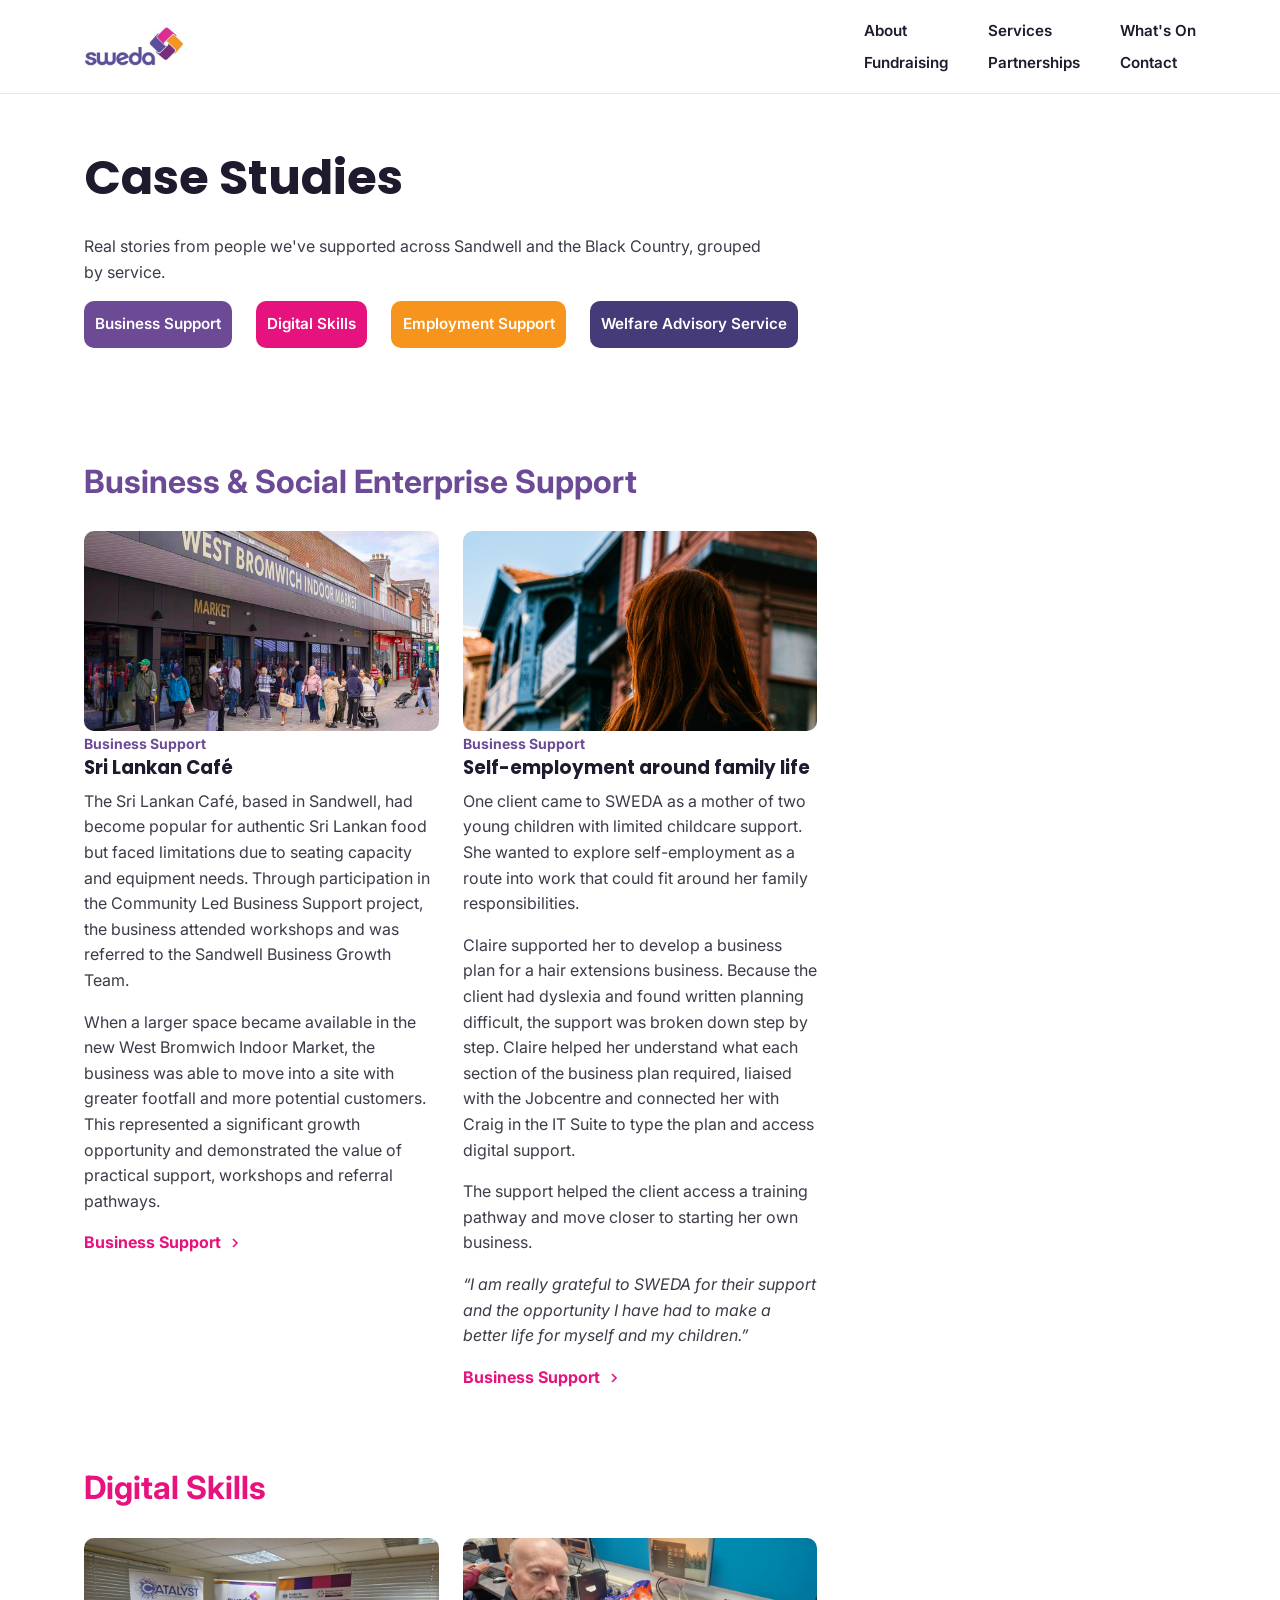
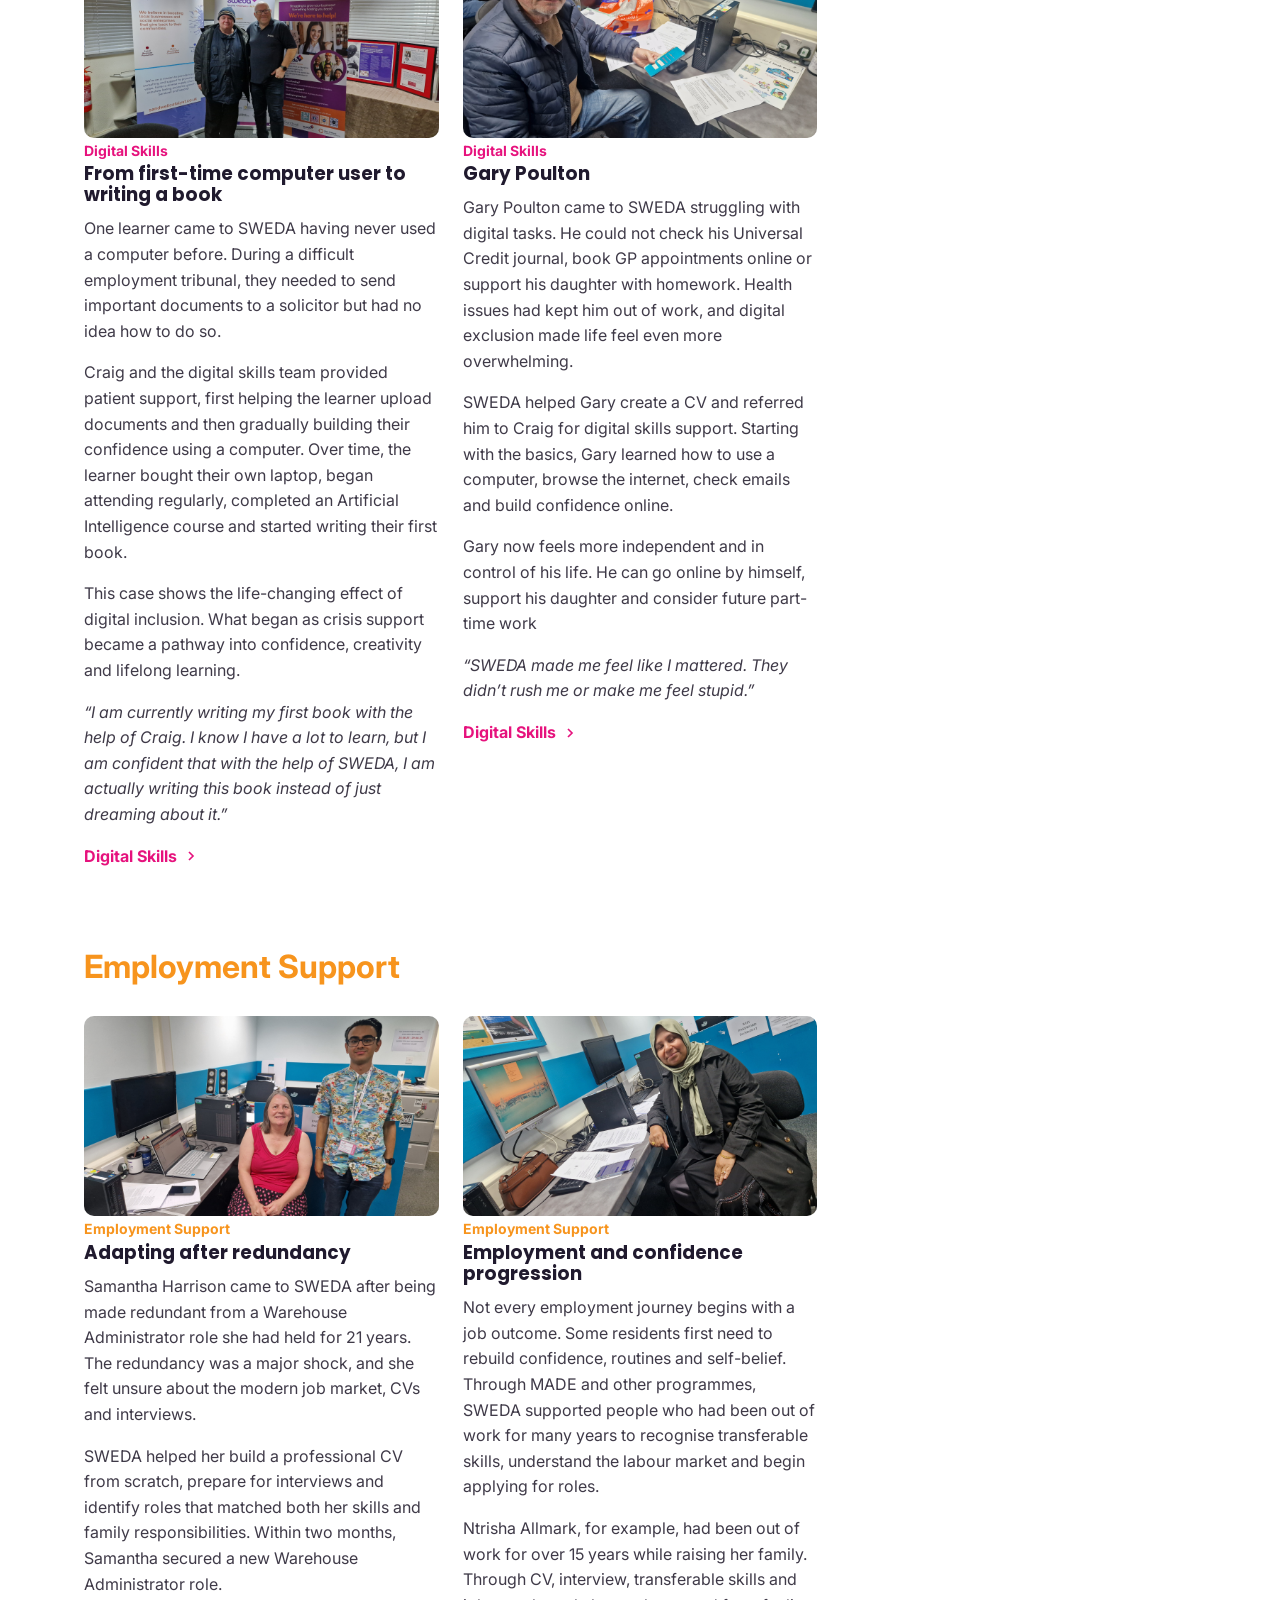
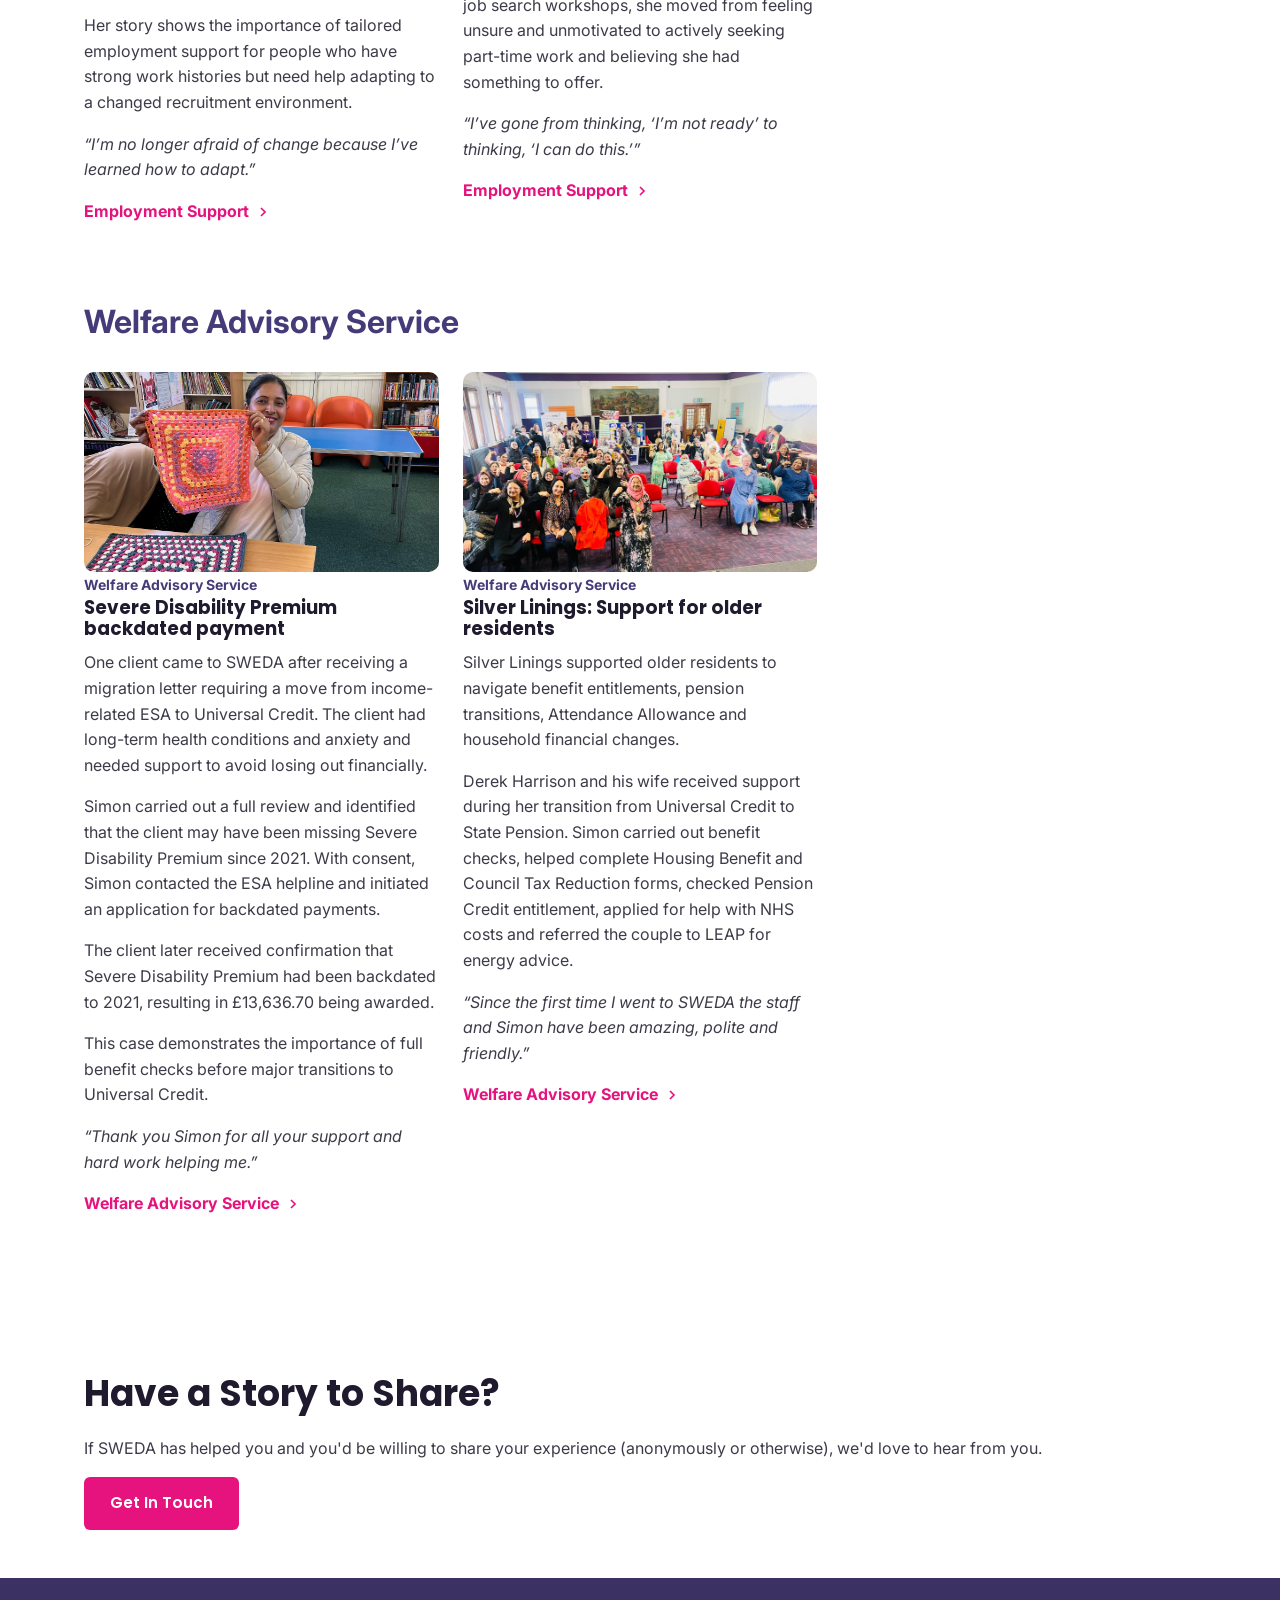
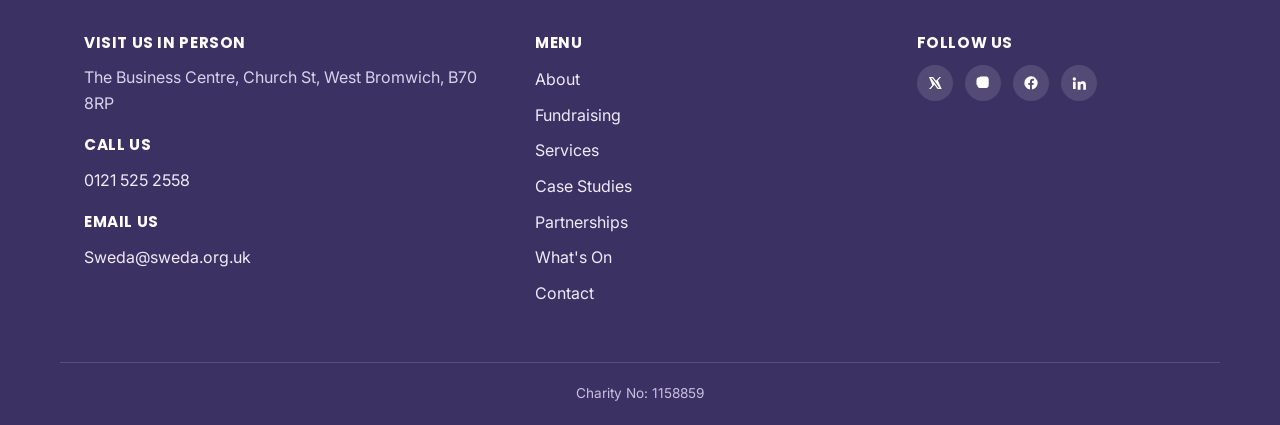
<file: casestudies.html>
<!DOCTYPE html>
<html lang="en">
<head>
<meta charset="UTF-8">
<meta name="viewport" content="width=device-width, initial-scale=1.0">
<title>Case Studies | SWEDA</title>
<meta name="description" content="Real outcomes from SWEDA's Business Support, Digital Skills, Employment Support and Welfare Advisory services across Sandwell and the Black Country.">
<link rel="preconnect" href="https://fonts.googleapis.com">
<link href="https://fonts.googleapis.com/css2?family=Poppins:wght@600;700&family=Inter:wght@400;500;600;700&display=swap" rel="stylesheet">
<link rel="stylesheet" href="styles.css">
</head>
<body>
<a class="skip-link" href="#main">Skip to content</a>

<!-- ================= HEADER ================= -->
<header class="site-header">
  <div class="container header-inner">
    <a href="index.html" class="logo">
      <img class="logo-mark" src="cropped-sweda-logo2-e1705496806378.jpg" alt="SWEDA Logo">
    </a>

    <nav class="main-nav" id="main-nav" aria-label="Primary">
      <ul class="nav-col">
        <li><a href="about.html">About</a></li>
        <li><a href="fundraising.html">Fundraising</a></li>
      </ul>
      <ul class="nav-col">
        <li><a href="services.html">Services</a></li>
        <li><a href="partnerships.html">Partnerships</a></li>
      </ul>
      <ul class="nav-col">
        <li><a href="whats-on.html">What's On</a></li>
        <li><a href="contact.html">Contact</a></li>
      </ul>
    </nav>

    <button class="nav-toggle" id="nav-toggle" aria-label="Toggle menu" aria-expanded="false" aria-controls="main-nav">
      <span></span><span></span><span></span>
    </button>
  </div>
</header>

<main id="main">

  <!-- ================= INTRO ================= -->
  <section class="hero" id="cs-hero">
    <div class="container">
      <h1>Case Studies</h1>
      <p style="max-width:680px;">Real stories from people we've supported across Sandwell and the Black Country, grouped by service.</p>

      <!-- Jump links — plain anchors, work with no JavaScript -->
      <nav class="cs-quicknav" aria-label="Jump to service">
        <a href="#business" class="cs-dot-purple">Business Support</a>
        <a href="#digital" class="cs-dot-pink">Digital Skills</a>
        <a href="#employment" class="cs-dot-orange">Employment Support</a>
        <a href="#welfare" class="cs-dot-indigo">Welfare Advisory Service</a>
      </nav>
    </div>
  </section>



  <!-- ================= CASE STUDIES ================= -->
  <section>
    <div class="container">

      <!-- ---------- Business Support ---------- -->
      <div class="cs-service-section" id="business" data-category="business">
        <div class="cs-service-heading cs-heading-purple">
          Business &amp; Social Enterprise Support
          <!-- <span class="cs-count">2 case studies</span> -->
        </div>

        <div class="cs-card-grid">
          <div class="cs-card">
            <div class="placeholder-img-cs-card-image cs-card-image">
<img src="/Pictures/case studies/bcs1.png">
            </div>
            <div class="cs-card-body">
              <span class="cs-card-tag cs-tag-purple">Business Support</span>
              <h3>Sri Lankan Café</h3>
              <p>The Sri Lankan Café, based in Sandwell, had become popular for authentic Sri Lankan food but faced limitations due to seating capacity and equipment needs. Through participation in the Community Led Business Support project, the business attended workshops and was referred to the Sandwell Business Growth Team.</p>
              <p>When a larger space became available in the new West Bromwich Indoor Market, the business was able to move into a site with greater footfall and more potential customers. This represented a significant growth opportunity and demonstrated the value of practical support, workshops and referral pathways.</p>
              <a href="business-support.html" class="text-link">Business Support <svg viewBox="0 0 24 24" fill="none" stroke="currentColor" stroke-width="2.5"><path d="M9 6l6 6-6 6"/></svg></a>
            </div>
          </div>

          <div class="cs-card">
            <div class="placeholder-img-cs-card-image">
<img src="/Pictures/case studies/bcs2.jpg">
            </div>
            <div class="cs-card-body">
              <span class="cs-card-tag cs-tag-purple">Business Support</span>
              <h3>Self-employment around family life</h3>
              <p>One client came to SWEDA as a mother of two young children with limited childcare support. She wanted to explore self-employment as a route into work that could fit around her family responsibilities.</p>
              <p>Claire supported her to develop a business plan for a hair extensions business. Because the client had dyslexia and found written planning difficult, the support was broken down step by step. Claire helped her understand what each section of the business plan required, liaised with the Jobcentre and connected her with Craig in the IT Suite to type the plan and access digital support.</p>
              <p>The support helped the client access a training pathway and move closer to starting her own business.</p>
              <p><i>“I am really grateful to SWEDA for their support and the opportunity I have had to make a better life for myself and my children.”</i></p>
              <a href="business-support.html" class="text-link">Business Support <svg viewBox="0 0 24 24" fill="none" stroke="currentColor" stroke-width="2.5"><path d="M9 6l6 6-6 6"/></svg></a>
            </div>
          </div>
          
        </div>
      </div>

      <!-- ---------- Digital Skills ---------- -->
      <div class="cs-service-section" id="digital" data-category="digital">
        <div class="cs-service-heading cs-heading-pink">
          Digital Skills
          <!-- <span class="cs-count">2 case studies</span> -->
        </div>

        <div class="cs-card-grid">
          <div class="cs-card">
            <div class="placeholder-img-cs-card-image cs-card-image">
              <img src="/Pictures/case studies/dscs2.jpg">
            </div>
            <div class="cs-card-body">
              <span class="cs-card-tag cs-tag-pink">Digital Skills</span>
              <h3>From first-time computer user to writing a book</h3>
              <p>One learner came to SWEDA having never used a computer before. During a difficult employment tribunal, they needed to send important documents to a solicitor but had no idea how to do so. </p>

<p>Craig and the digital skills team provided patient support, first helping the learner upload documents and then gradually building their confidence using a computer. Over time, the learner bought their own laptop, began attending regularly, completed an Artificial Intelligence course and started writing their first book. </p>
<p>This case shows the life-changing effect of digital inclusion. What began as crisis support became a pathway into confidence, creativity and lifelong learning. </p>
<p> <i>“I am currently writing my first book with the help of Craig. I know I have a lot to learn, but I am confident that with the help of SWEDA, I am actually writing this book instead of just dreaming about it.”</i></p>
              <a href="digital-skills.html" class="text-link">Digital Skills <svg viewBox="0 0 24 24" fill="none" stroke="currentColor" stroke-width="2.5"><path d="M9 6l6 6-6 6"/></svg></a>
            </div>
          </div>

          <div class="cs-card">
            <div class="placeholder-img-cs-card-image cs-card-image">
            <img src="/Pictures/case studies/dscs1.jpg">
            </div>
            <div class="cs-card-body">
              <span class="cs-card-tag cs-tag-pink">Digital Skills</span>
              <h3>Gary Poulton</h3>
              <p>Gary Poulton came to SWEDA struggling with digital tasks. He could not check his Universal Credit journal, book GP appointments online or support his daughter with homework. Health issues had kept him out of work, and digital exclusion made life feel even more overwhelming.</p>
              <p>SWEDA helped Gary create a CV and referred him to Craig for digital skills support. Starting with the basics, Gary learned how to use a computer, browse the internet, check emails and build confidence online.</p>
<p>Gary now feels more independent and in control of his life. He can go online by himself, support his daughter and consider future part-time work</p>
<p> <i>“SWEDA made me feel like I mattered. They didn’t rush me or make me feel stupid.”</i></p>

              <a href="digital-skills.html" class="text-link">Digital Skills <svg viewBox="0 0 24 24" fill="none" stroke="currentColor" stroke-width="2.5"><path d="M9 6l6 6-6 6"/></svg></a>
            </div>
          </div>
        </div>
      </div>

      <!-- ---------- Employment Support ---------- -->
      <div class="cs-service-section" id="employment" data-category="employment">
        <div class="cs-service-heading cs-heading-orange">
          <!-- <svg viewBox="0 0 24 24" fill="none" stroke="#fff" stroke-width="2"><rect x="3" y="7" width="18" height="13" rx="2"/><path d="M8 7V5a2 2 0 0 1 2-2h4a2 2 0 0 1 2 2v2"/></svg> -->
          Employment Support
          <!-- <span class="cs-count">2 case studies</span> -->
        </div>

        <div class="cs-card-grid">
          <div class="cs-card">
            <div class="placeholder-img-cs-card-image cs-card-image">
<img src="/Pictures/case studies/ecs1.jpg">
            </div>
            <div class="cs-card-body">
              <span class="cs-card-tag cs-tag-orange">Employment Support</span>
              <h3>Adapting after redundancy</h3>
              <p>Samantha Harrison came to SWEDA after being made redundant from a Warehouse Administrator role she had held for 21 years. The redundancy was a major shock, and she felt unsure about the modern job market, CVs and interviews.</p>
              <p>SWEDA helped her build a professional CV from scratch, prepare for interviews and identify roles that matched both her skills and family responsibilities. Within two months, Samantha secured a new Warehouse Administrator role.</p>
              <p>Her story shows the importance of tailored employment support for people who have strong work histories but need help adapting to a changed recruitment environment.</p>
              <p><i>“I’m no longer afraid of change because I’ve learned how to adapt.”</i></p>
              <a href="employment-support.html" class="text-link">Employment Support <svg viewBox="0 0 24 24" fill="none" stroke="currentColor" stroke-width="2.5"><path d="M9 6l6 6-6 6"/></svg></a>
            </div>
          </div>

          <div class="cs-card">
            <div class="placeholder-img-cs-card-image cs-card-image">
<img src="/Pictures/case studies/ecs2.jpg">
            </div>
            <div class="cs-card-body">
              <span class="cs-card-tag cs-tag-orange">Employment Support</span>
              <h3>Employment and confidence progression</h3>
              <p>Not every employment journey begins with a job outcome. Some residents first need to rebuild confidence, routines and self-belief. Through MADE and other programmes, SWEDA supported people who had been out of work for many years to recognise transferable skills, understand the labour market and begin applying for roles.</p>
              <p>Ntrisha Allmark, for example, had been out of work for over 15 years while raising her family. Through CV, interview, transferable skills and job search workshops, she moved from feeling unsure and unmotivated to actively seeking part-time work and believing she had something to offer.</p>
              <p><i>“I’ve gone from thinking, ‘I’m not ready’ to thinking, ‘I can do this.’”</i></p>
              <a href="employment-support.html" class="text-link">Employment Support <svg viewBox="0 0 24 24" fill="none" stroke="currentColor" stroke-width="2.5"><path d="M9 6l6 6-6 6"/></svg></a>
            </div>
          </div>
        </div>
      </div>

      <!-- ---------- Welfare Advisory Service ---------- -->
      <div class="cs-service-section" id="welfare" data-category="welfare">
        <div class="cs-service-heading cs-heading-indigo">
          Welfare Advisory Service
          <!-- <span class="cs-count">2 case studies</span> -->
        </div>

        <div class="cs-card-grid">
          <div class="cs-card">
            <div class="placeholder-img-cs-card-image cs-card-image">
                <img src="/Pictures/case studies/wacs1.jpg">
            </div>
            <div class="cs-card-body">
              <span class="cs-card-tag cs-tag-indigo">Welfare Advisory Service</span>
              <h3>Severe Disability Premium backdated payment</h3>
              <p>One client came to SWEDA after receiving a migration letter requiring a move from income-related ESA to Universal Credit. The client had long-term health conditions and anxiety and needed support to avoid losing out financially.</p>
              <p>Simon carried out a full review and identified that the client may have been missing Severe Disability Premium since 2021. With consent, Simon contacted the ESA helpline and initiated an application for backdated payments.</p>
              <p>The client later received confirmation that Severe Disability Premium had been backdated to 2021, resulting in £13,636.70 being awarded.</p>
              <p>This case demonstrates the importance of full benefit checks before major transitions to Universal Credit.</p>
              <p><i>“Thank you Simon for all your support and hard work helping me.”</i></p>

              <a href="welfare-advisory.html" class="text-link">Welfare Advisory Service <svg viewBox="0 0 24 24" fill="none" stroke="currentColor" stroke-width="2.5"><path d="M9 6l6 6-6 6"/></svg></a>
            </div>
          </div>

          <div class="cs-card">
            <div class="placeholder-img-cs-card-image cs-card-image">
              <img src="/Pictures/case studies/wacs2.jpg">
            </div>
            <div class="cs-card-body">
              <span class="cs-card-tag cs-tag-indigo">Welfare Advisory Service</span>
              <h3>Silver Linings: Support for older residents</h3>
              <p>Silver Linings supported older residents to navigate benefit entitlements, pension transitions, Attendance Allowance and household financial changes.</p>
              <p>Derek Harrison and his wife received support during her transition from Universal Credit to State Pension. Simon carried out benefit checks, helped complete Housing Benefit and Council Tax Reduction forms, checked Pension Credit entitlement, applied for help with NHS costs and referred the couple to LEAP for energy advice.</p>
              <p><i>“Since the first time I went to SWEDA the staff and Simon have been amazing, polite and friendly.”</i></p>
              <a href="welfare-advisory.html" class="text-link">Welfare Advisory Service <svg viewBox="0 0 24 24" fill="none" stroke="currentColor" stroke-width="2.5"><path d="M9 6l6 6-6 6"/></svg></a>
            </div>
          </div>
        </div>
      </div>

    </div>
  </section>

  <!-- ================= CTA ================= -->
  <section class="section-tight">
    <div class="container">
      <div class="cs-cta">
        <h2>Have a Story to Share?</h2>
        <p>If SWEDA has helped you and you'd be willing to share your experience (anonymously or otherwise), we'd love to hear from you.</p>
        <a href="contact.html" class="btn btn-pink">Get In Touch</a>
      </div>
    </div>
  </section>

</main>

<!-- ================= FOOTER ================= -->
<footer class="site-footer">
  <div class="container footer-grid">
    <div>
      <h4>Visit Us In Person</h4>
      <p>The Business Centre,
Church St,
West Bromwich,
B70 8RP</p>
      <h4 style="margin-top:20px;">Call Us</h4>
      <p><a href="tel:01215252558">0121 525 2558</a></p>
      <h4 style="margin-top:20px;">Email Us</h4>
      <p><a href="mailto:sweda@sweda.org.uk">Sweda@sweda.org.uk</a></p>
    </div>
    <div>
      <h4>Menu</h4>
      <ul class="footer-nav">
        <li><a href="about.html">About</a></li>
        <li><a href="fundraising.html">Fundraising</a></li>
        <li><a href="services.html">Services</a></li>
        <li><a href="case-studies.html">Case Studies</a></li>
        <li><a href="partnerships.html">Partnerships</a></li>
        <li><a href="whats-on.html">What's On</a></li>
        <li><a href="contact.html">Contact</a></li>
      </ul>
    </div>
    <div>
      <h4>Follow Us</h4>
      <div class="footer-social">
        <a href="#" aria-label="X (Twitter)"><svg viewBox="0 0 24 24"><path d="M18.9 3H21l-4.6 5.3L22 21h-6.1l-4.8-6.3L5.5 21H3l5-5.7L3 3h6.2l4.3 5.7L18.9 3Zm-2.1 16h1.9L8.3 5H6.3l10.5 14Z"/></svg></a>
        <a href="#" aria-label="Instagram"><svg viewBox="0 0 24 24"><path d="M12 2.2c2.7 0 3 .01 4.1.06 1 .05 1.6.2 2 .35.5.2.9.4 1.3.8.4.4.6.8.8 1.3.15.4.3 1 .35 2 .05 1.1.06 1.4.06 4.1s-.01 3-.06 4.1c-.05 1-.2 1.6-.35 2-.2.5-.4.9-.8 1.3-.4.4-.8.6-1.3.8-.4.15-1 .3-2 .35-1.1.05-1.4.06-4.1.06s-3-.01-4.1-.06c-1-.05-1.6-.2-2-.35a3.5 3.5 0 0 1-1.3-.8 3.5 3.5 0 0 1-.8-1.3c-.15-.4-.3-1-.35-2C2.21 15 2.2 14.7 2.2 12s.01-3 .06-4.1c.05-1 .2-1.6.35-2 .2-.5.4-.9.8-1.3.4-.4.8-.6 1.3-.8.4-.15 1-.3 2-.35C7.8 2.21 8.1 2.2 12 2.2Z"/></svg></a>
        <a href="#" aria-label="Facebook"><svg viewBox="0 0 24 24"><path d="M22 12a10 10 0 1 0-11.5 9.9v-7H8v-2.9h2.5V9.7c0-2.5 1.5-3.9 3.7-3.9 1.1 0 2.2.2 2.2.2v2.5h-1.3c-1.2 0-1.6.8-1.6 1.6v1.9H16l-.4 2.9h-2.2v7A10 10 0 0 0 22 12Z"/></svg></a>
        <a href="#" aria-label="LinkedIn"><svg viewBox="0 0 24 24"><path d="M4.98 3.5a2.5 2.5 0 1 1 0 5 2.5 2.5 0 0 1 0-5ZM3 9.98h4v11H3v-11Zm7 0h3.8v1.5h.05c.53-1 1.83-2 3.77-2 4.03 0 4.78 2.65 4.78 6.1v6.4H18.4v-5.68c0-1.36-.02-3.1-1.9-3.1-1.9 0-2.2 1.48-2.2 3v5.78H10v-11Z"/></svg></a>
      </div>
    </div>
  </div>
  <div class="footer-bottom">Charity No: 1158859</div>
</footer>

<script src="script.js"></script>
</body>
</html>
</file>
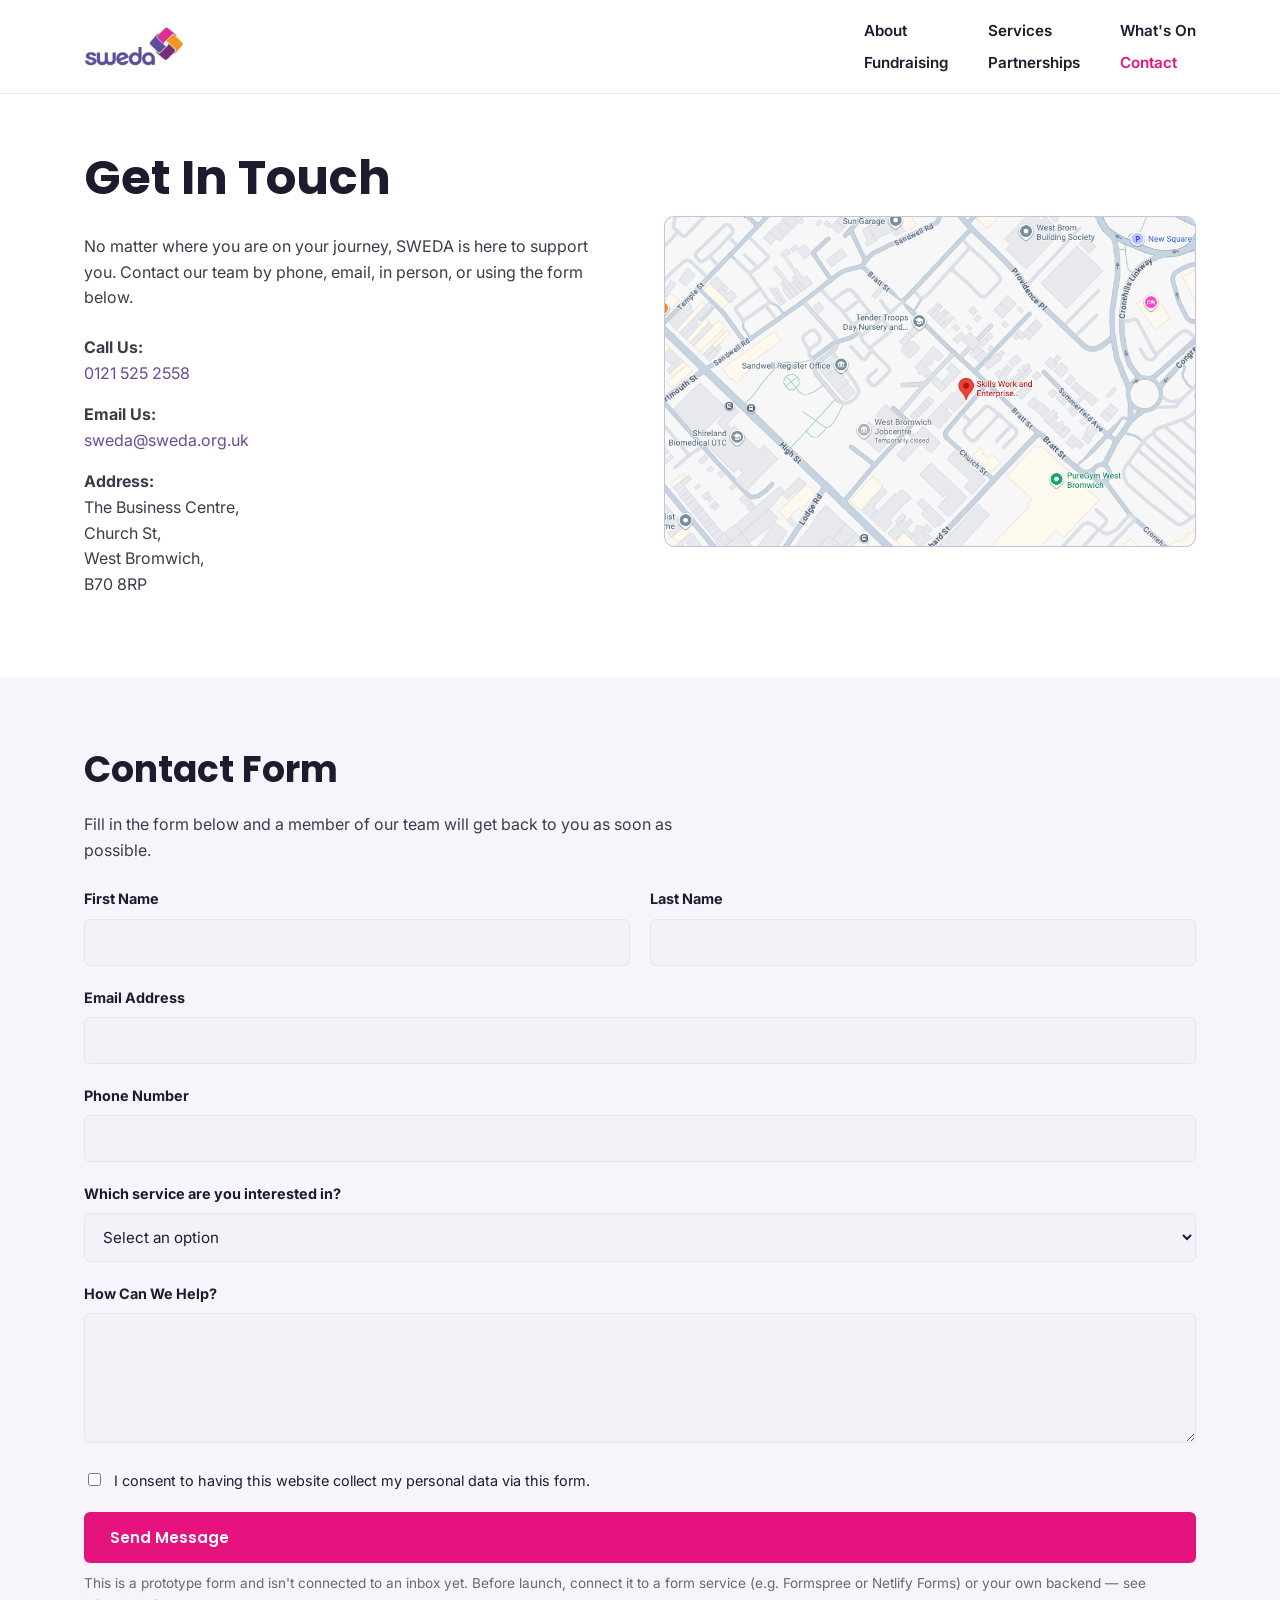
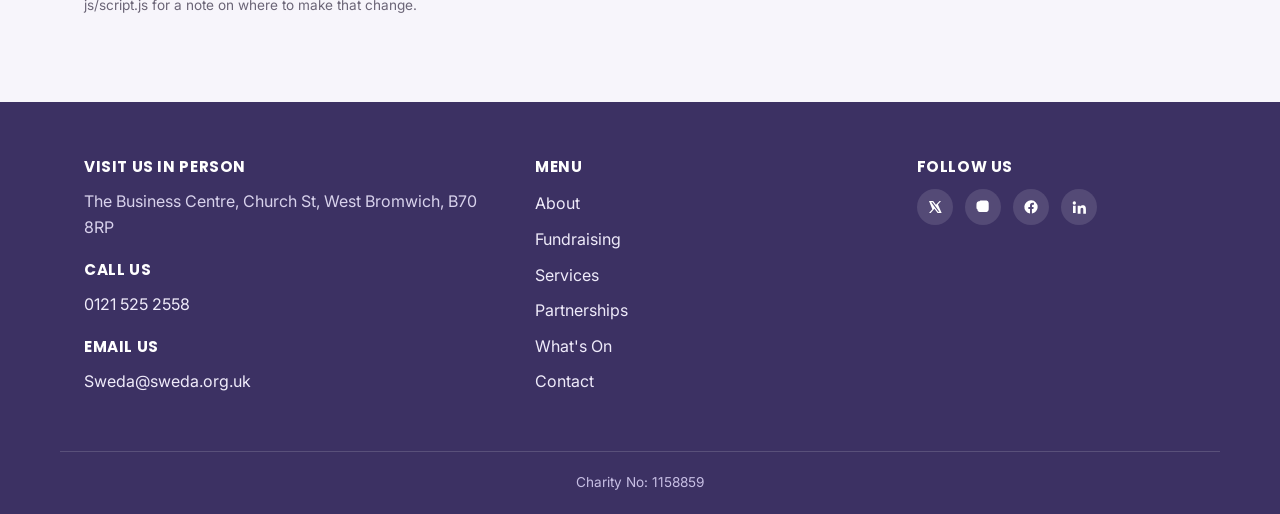
<file: contact.html>
<!DOCTYPE html>
<html lang="en">
<head>
<meta charset="UTF-8">
<meta name="viewport" content="width=device-width, initial-scale=1.0">
<title>Contact Us | SWEDA</title>
<meta name="description" content="Get in touch with SWEDA in West Bromwich by phone, email, in person, or via our online contact form.">
<link rel="preconnect" href="https://fonts.googleapis.com">
<link href="https://fonts.googleapis.com/css2?family=Poppins:wght@600;700&family=Inter:wght@400;500;600;700&display=swap" rel="stylesheet">
<link rel="stylesheet" href="styles.css">
</head>
<body>
<a class="skip-link" href="#main">Skip to content</a>

<!-- ================= HEADER ================= -->
<header class="site-header">
  <div class="container header-inner">
 <a href="index.html" class="logo">
      <img class="logo-mark" src="cropped-sweda-logo2-e1705496806378.jpg" alt="SWEDA Logo">
    </a>

    <nav class="main-nav" id="main-nav" aria-label="Primary">
      <ul class="nav-col">
        <li><a href="about.html">About</a></li>
        <li><a href="fundraising.html">Fundraising</a></li>
      </ul>
      <ul class="nav-col">
        <li><a href="services.html">Services</a></li>
        <li><a href="partnerships.html">Partnerships</a></li>
      </ul>
      <ul class="nav-col">
        <li><a href="whats-on.html">What's On</a></li>
        <li><a href="contact.html" aria-current="page">Contact</a></li>
      </ul>
    </nav>

    <button class="nav-toggle" id="nav-toggle" aria-label="Toggle menu" aria-expanded="false" aria-controls="main-nav">
      <span></span><span></span><span></span>
    </button>
  </div>
</header>

<main id="main">

  <!-- ================= INTRO ================= -->
  <section class="hero">
    <div class="container service-hero-grid">
      <div>
        <h1>Get In Touch</h1>
        <p>No matter where you are on your journey, SWEDA is here to support you. Contact our team by phone, email, in person, or using the form below.</p>
        <p style="margin-top:24px;"><strong>Call Us:</strong><br><a href="tel:01215252558">0121 525 2558</a></p>
        <p><strong>Email Us:</strong><br><a href="mailto:sweda@sweda.org.uk">sweda@sweda.org.uk</a></p>
          <p><strong>Address:</strong><br>The Business Centre, <br>
Church St, <br>
West Bromwich, <br>
B70 8RP</p>
      </div>
      <div class="placeholder-img">
  <img src="./Pictures/sweda map.png">
    </div>
  </section>

  <!-- ================= CONTACT FORM ================= -->
  <section class="section-soft">
    <div class="container">
      <h2>Contact Form</h2>
      <p style="max-width:600px;">Fill in the form below and a member of our team will get back to you as soon as possible.</p>
      <form class="contact-form" novalidate>
        <div class="form-grid">
          <div class="form-field">
            <label for="fname">First Name</label>
            <input type="text" id="fname" name="fname" required>
          </div>
          <div class="form-field">
            <label for="lname">Last Name</label>
            <input type="text" id="lname" name="lname" required>
          </div>
          <div class="form-field full">
            <label for="email">Email Address</label>
            <input type="email" id="email" name="email" required>
          </div>
          <div class="form-field full">
            <label for="phone">Phone Number</label>
            <input type="tel" id="phone" name="phone">
          </div>
          <div class="form-field full">
            <label for="service">Which service are you interested in?</label>
            <select id="service" name="service" style="border:1px solid var(--border);background:#F4F2F9;border-radius:6px;padding:13px 14px;font-family:var(--font-body);font-size:0.95rem;color:var(--ink);">
              <option value="">Select an option</option>
              <option>Business &amp; Social Enterprise Support</option>
              <option>Digital Skills</option>
              <option>Employment Support</option>
              <option>Welfare Advisory Service</option>
              <option>Something else</option>
            </select>
          </div>
          <div class="form-field full">
            <label for="message">How Can We Help?</label>
            <textarea id="message" name="message" required></textarea>
          </div>
          <div class="form-field full">
            <div class="consent-row">
              <input type="checkbox" id="consent" name="consent" required>
              <label for="consent" style="font-weight:400;">I consent to having this website collect my personal data via this form.</label>
            </div>
          </div>
          <div class="form-field full">
            <button type="submit" class="btn btn-pink">Send Message</button>
            <div class="form-status" role="alert"></div>
          </div>
        </div>
      </form>
      <p class="form-note">This is a prototype form and isn't connected to an inbox yet. Before launch, connect it to a form service (e.g. Formspree or Netlify Forms) or your own backend — see js/script.js for a note on where to make that change.</p>
    </div>
  </section>

</main>

<!-- ================= FOOTER ================= -->
<footer class="site-footer">
  <div class="container footer-grid">
    <div>
      <h4>Visit Us In Person</h4>
      <p>The Business Centre,
Church St,
West Bromwich,
B70 8RP</p>
      <h4 style="margin-top:20px;">Call Us</h4>
      <p><a href="tel:01215252558">0121 525 2558</a></p>
      <h4 style="margin-top:20px;">Email Us</h4>
      <p><a href="mailto:sweda@sweda.org.uk">Sweda@sweda.org.uk</a></p>
    </div>
    <div>
      <h4>Menu</h4>
      <ul class="footer-nav">
        <li><a href="about.html">About</a></li>
        <li><a href="fundraising.html">Fundraising</a></li>
        <li><a href="services.html">Services</a></li>
        <li><a href="partnerships.html">Partnerships</a></li>
        <li><a href="whats-on.html">What's On</a></li>
        <li><a href="contact.html">Contact</a></li>
      </ul>
    </div>
    <div>
      <h4>Follow Us</h4>
      <div class="footer-social">
        <a href="#" aria-label="X (Twitter)"><svg viewBox="0 0 24 24"><path d="M18.9 3H21l-4.6 5.3L22 21h-6.1l-4.8-6.3L5.5 21H3l5-5.7L3 3h6.2l4.3 5.7L18.9 3Zm-2.1 16h1.9L8.3 5H6.3l10.5 14Z"/></svg></a>
        <a href="#" aria-label="Instagram"><svg viewBox="0 0 24 24"><path d="M12 2.2c2.7 0 3 .01 4.1.06 1 .05 1.6.2 2 .35.5.2.9.4 1.3.8.4.4.6.8.8 1.3.15.4.3 1 .35 2 .05 1.1.06 1.4.06 4.1s-.01 3-.06 4.1c-.05 1-.2 1.6-.35 2-.2.5-.4.9-.8 1.3-.4.4-.8.6-1.3.8-.4.15-1 .3-2 .35-1.1.05-1.4.06-4.1.06s-3-.01-4.1-.06c-1-.05-1.6-.2-2-.35a3.5 3.5 0 0 1-1.3-.8 3.5 3.5 0 0 1-.8-1.3c-.15-.4-.3-1-.35-2C2.21 15 2.2 14.7 2.2 12s.01-3 .06-4.1c.05-1 .2-1.6.35-2 .2-.5.4-.9.8-1.3.4-.4.8-.6 1.3-.8.4-.15 1-.3 2-.35C7.8 2.21 8.1 2.2 12 2.2Z"/></svg></a>
        <a href="#" aria-label="Facebook"><svg viewBox="0 0 24 24"><path d="M22 12a10 10 0 1 0-11.5 9.9v-7H8v-2.9h2.5V9.7c0-2.5 1.5-3.9 3.7-3.9 1.1 0 2.2.2 2.2.2v2.5h-1.3c-1.2 0-1.6.8-1.6 1.6v1.9H16l-.4 2.9h-2.2v7A10 10 0 0 0 22 12Z"/></svg></a>
        <a href="#" aria-label="LinkedIn"><svg viewBox="0 0 24 24"><path d="M4.98 3.5a2.5 2.5 0 1 1 0 5 2.5 2.5 0 0 1 0-5ZM3 9.98h4v11H3v-11Zm7 0h3.8v1.5h.05c.53-1 1.83-2 3.77-2 4.03 0 4.78 2.65 4.78 6.1v6.4H18.4v-5.68c0-1.36-.02-3.1-1.9-3.1-1.9 0-2.2 1.48-2.2 3v5.78H10v-11Z"/></svg></a>
      </div>
    </div>
  </div>
  <div class="footer-bottom">Charity No: 1158859</div>
</footer>

<script src="script.js"></script>
</body>
</html>
</file>
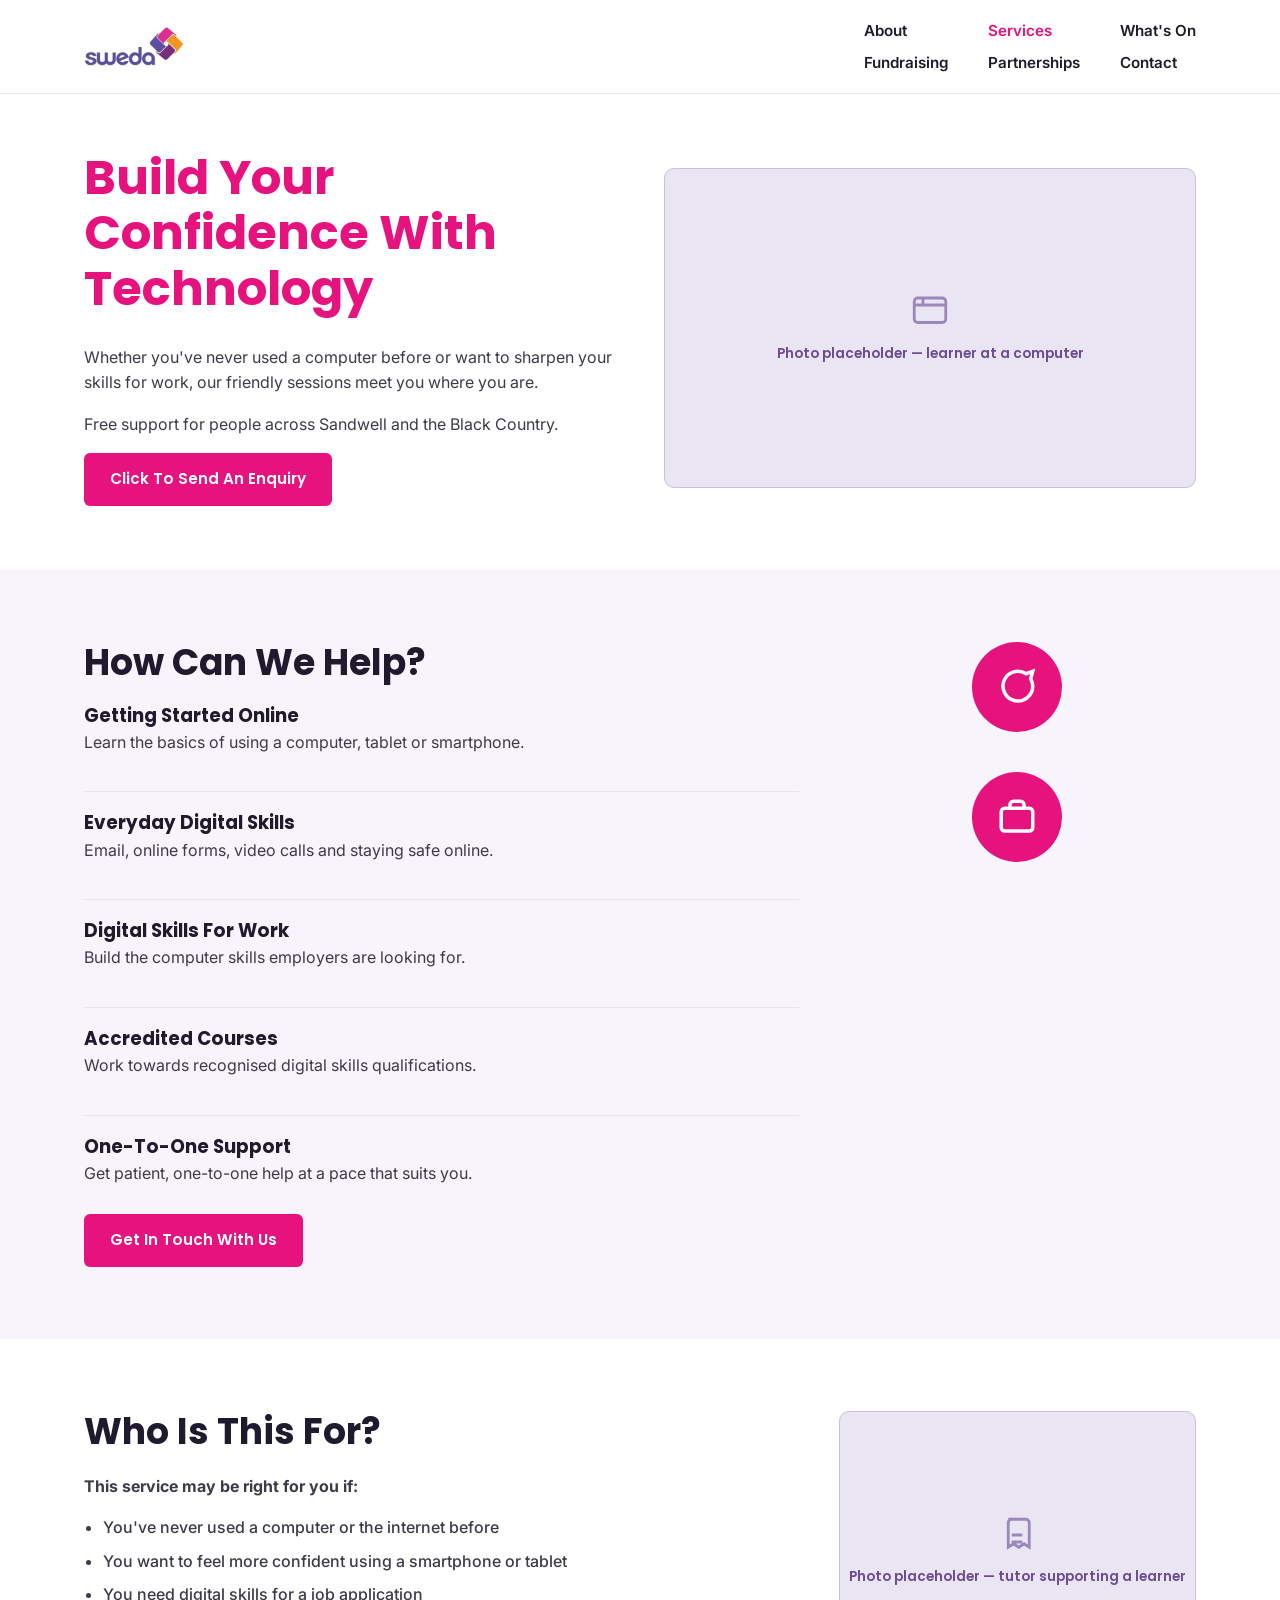
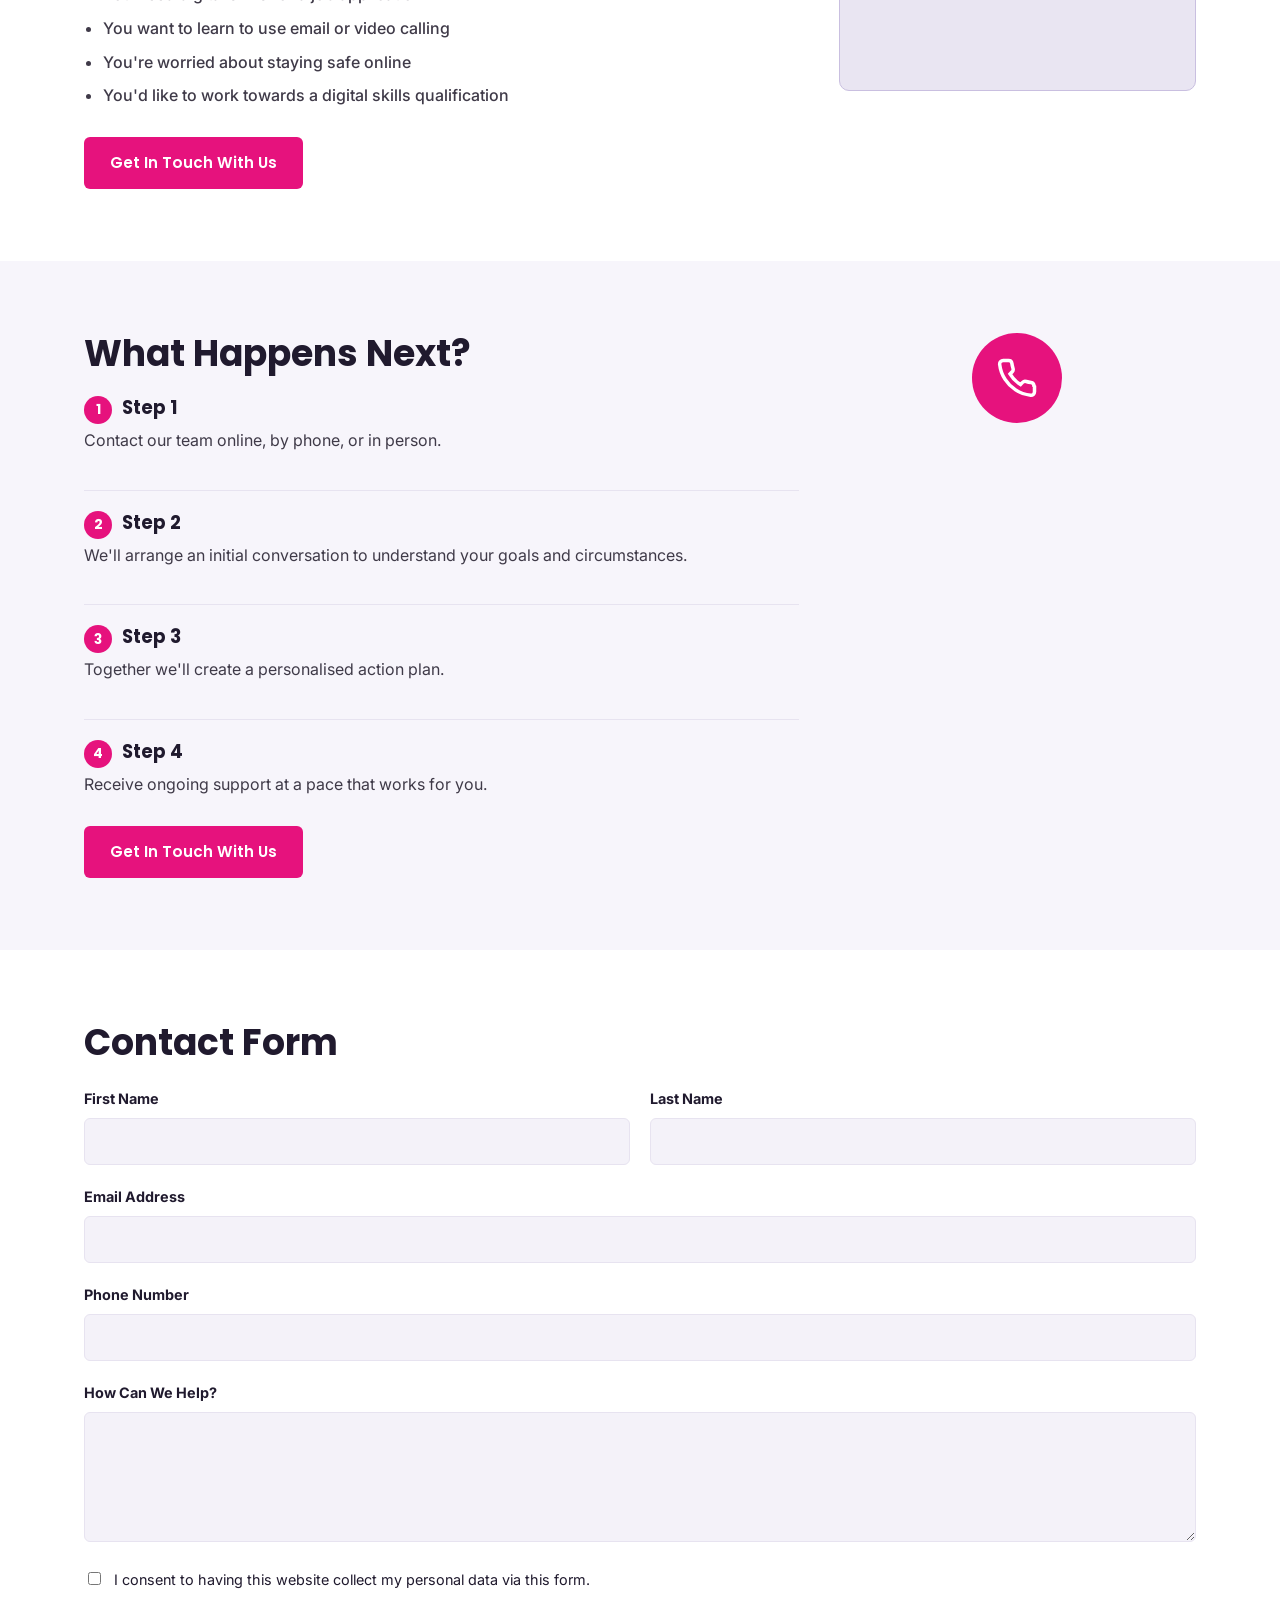
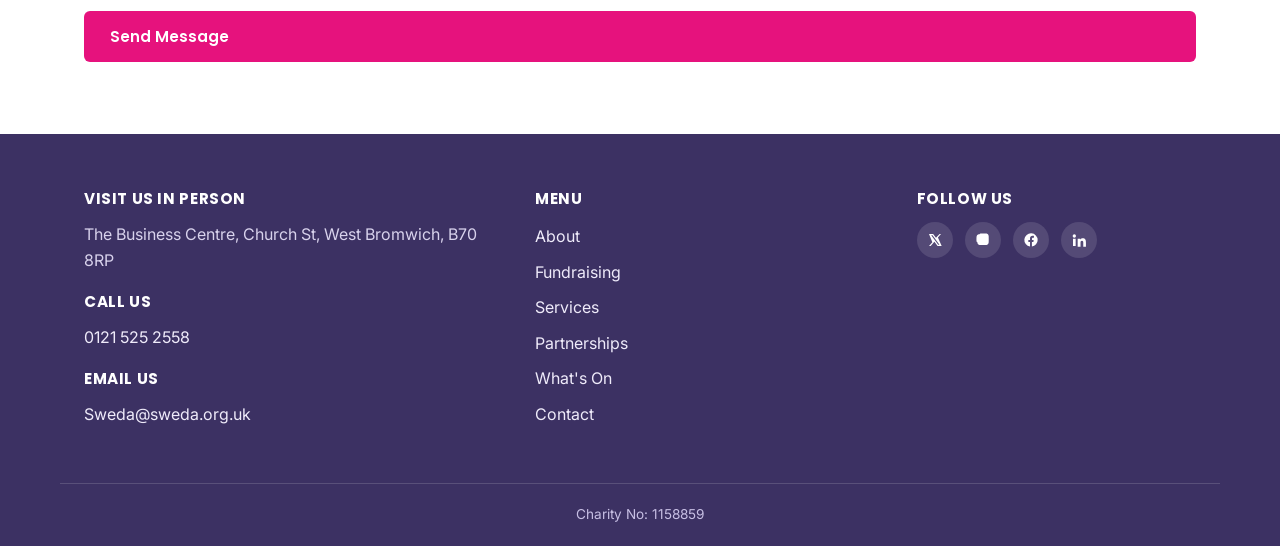
<file: digital-skills.html>
<!DOCTYPE html>
<html lang="en">
<head>
<meta charset="UTF-8">
<meta name="viewport" content="width=device-width, initial-scale=1.0">
<title>Digital Skills | SWEDA</title>
<meta name="description" content="Free digital skills training for people across Sandwell and the Black Country — from getting online for the first time to using computers with confidence.">
<link rel="preconnect" href="https://fonts.googleapis.com">
<link href="https://fonts.googleapis.com/css2?family=Poppins:wght@600;700&family=Inter:wght@400;500;600;700&display=swap" rel="stylesheet">
<link rel="stylesheet" href="styles.css">
</head>
<body>
<a class="skip-link" href="#main">Skip to content</a>

<!-- ================= HEADER ================= -->
<header class="site-header">
  <div class="container header-inner">
 <a href="index.html" class="logo">
      <img class="logo-mark" src="cropped-sweda-logo2-e1705496806378.jpg" alt="SWEDA Logo">
    </a>

    <nav class="main-nav" id="main-nav" aria-label="Primary">
      <ul class="nav-col">
        <li><a href="about.html">About</a></li>
        <li><a href="fundraising.html">Fundraising</a></li>
      </ul>
      <ul class="nav-col">
        <li><a href="services.html" aria-current="page">Services</a></li>
        <li><a href="partnerships.html">Partnerships</a></li>
      </ul>
      <ul class="nav-col">
        <li><a href="whats-on.html">What's On</a></li>
        <li><a href="contact.html">Contact</a></li>
      </ul>
    </nav>

    <button class="nav-toggle" id="nav-toggle" aria-label="Toggle menu" aria-expanded="false" aria-controls="main-nav">
      <span></span><span></span><span></span>
    </button>
  </div>
</header>

<main id="main">

  <!-- ================= HERO ================= -->
  <section class="hero">
    <div class="container service-hero-grid">
      <div>
        <h1 style="color:var(--pink);">Build Your Confidence With Technology</h1>
        <p>Whether you've never used a computer before or want to sharpen your skills for work, our friendly sessions meet you where you are.</p>
        <p>Free support for people across Sandwell and the Black Country.</p>
        <a href="contact.html" class="btn btn-pink">Click To Send An Enquiry</a>
      </div>
      <div class="placeholder-img" style="min-height:320px;">
        <svg viewBox="0 0 24 24" fill="none" stroke="currentColor" stroke-width="1.6"><rect x="3" y="4" width="18" height="14" rx="2"/><path d="M3 8h18M8 4v4"/></svg>
        Photo placeholder — learner at a computer
      </div>
    </div>
  </section>

  <!-- ================= HOW CAN WE HELP ================= -->
  <section class="section-soft">
    <div class="container help-grid">
      <div>
        <h2>How Can We Help?</h2>
        <ul class="help-list">
          <li>
            <h3>Getting Started Online</h3>
            <p>Learn the basics of using a computer, tablet or smartphone.</p>
          </li>
          <li>
            <h3>Everyday Digital Skills</h3>
            <p>Email, online forms, video calls and staying safe online.</p>
          </li>
          <li>
            <h3>Digital Skills For Work</h3>
            <p>Build the computer skills employers are looking for.</p>
          </li>
          <li>
            <h3>Accredited Courses</h3>
            <p>Work towards recognised digital skills qualifications.</p>
          </li>
          <li>
            <h3>One-To-One Support</h3>
            <p>Get patient, one-to-one help at a pace that suits you.</p>
          </li>
        </ul>
        <a href="contact.html" class="btn btn-pink">Get In Touch With Us</a>
      </div>
      <div class="icon-stack">
        <div class="icon-circle" style="background:var(--pink);">
          <svg viewBox="0 0 24 24" fill="none" stroke="#fff" stroke-width="2"><path d="M21 11.5a8.5 8.5 0 1 1-3.8-7.1L21 3l-1.2 4.3A8.5 8.5 0 0 1 21 11.5Z"/></svg>
        </div>
        <div class="icon-circle" style="background:var(--pink);">
          <svg viewBox="0 0 24 24" fill="none" stroke="#fff" stroke-width="2"><rect x="3" y="7" width="18" height="13" rx="2"/><path d="M8 7V5a2 2 0 0 1 2-2h4a2 2 0 0 1 2 2v2"/></svg>
        </div>
      </div>
    </div>
  </section>

  <!-- ================= WHO IS THIS FOR ================= -->
  <section>
    <div class="container who-grid">
      <div>
        <h2>Who Is This For?</h2>
        <p><strong>This service may be right for you if:</strong></p>
        <ul class="who-list">
          <li>You've never used a computer or the internet before</li>
          <li>You want to feel more confident using a smartphone or tablet</li>
          <li>You need digital skills for a job application</li>
          <li>You want to learn to use email or video calling</li>
          <li>You're worried about staying safe online</li>
          <li>You'd like to work towards a digital skills qualification</li>
        </ul>
        <a href="contact.html" class="btn btn-pink">Get In Touch With Us</a>
      </div>
      <div class="placeholder-img" style="min-height:280px;">
        <svg viewBox="0 0 24 24" fill="none" stroke="currentColor" stroke-width="1.6"><path d="M9 12h6M9 16h6M7 3h10a2 2 0 0 1 2 2v14l-3-2-3 2-3-2-3 2V5a2 2 0 0 1 2-2Z"/></svg>
        Photo placeholder — tutor supporting a learner
      </div>
    </div>
  </section>

  <!-- ================= WHAT HAPPENS NEXT ================= -->
  <section class="section-soft">
    <div class="container next-grid">
      <div>
        <h2>What Happens Next?</h2>
        <ul class="next-steps">
          <li>
            <h3><span class="step-number" style="background:var(--pink);">1</span>Step 1</h3>
            <p>Contact our team online, by phone, or in person.</p>
          </li>
          <li>
            <h3><span class="step-number" style="background:var(--pink);">2</span>Step 2</h3>
            <p>We'll arrange an initial conversation to understand your goals and circumstances.</p>
          </li>
          <li>
            <h3><span class="step-number" style="background:var(--pink);">3</span>Step 3</h3>
            <p>Together we'll create a personalised action plan.</p>
          </li>
          <li>
            <h3><span class="step-number" style="background:var(--pink);">4</span>Step 4</h3>
            <p>Receive ongoing support at a pace that works for you.</p>
          </li>
        </ul>
        <a href="contact.html" class="btn btn-pink">Get In Touch With Us</a>
      </div>
      <div class="icon-stack">
        <div class="icon-circle" style="background:var(--pink);">
          <svg viewBox="0 0 24 24" fill="none" stroke="#fff" stroke-width="2"><path d="M22 16.9v3a2 2 0 0 1-2.2 2 19.8 19.8 0 0 1-8.6-3.1 19.5 19.5 0 0 1-6-6A19.8 19.8 0 0 1 2.1 4.2 2 2 0 0 1 4.1 2h3a2 2 0 0 1 2 1.7c.1.9.3 1.8.6 2.7a2 2 0 0 1-.5 2.1L8 9.7a16 16 0 0 0 6 6l1.2-1.2a2 2 0 0 1 2.1-.5c.9.3 1.8.5 2.7.6a2 2 0 0 1 1.7 2Z"/></svg>
        </div>
      </div>
    </div>
  </section>

  <!-- ================= CONTACT FORM ================= -->
  <section>
    <div class="container">
      <h2>Contact Form</h2>
      <form class="contact-form" novalidate>
        <div class="form-grid">
          <div class="form-field">
            <label for="fname">First Name</label>
            <input type="text" id="fname" name="fname" required>
          </div>
          <div class="form-field">
            <label for="lname">Last Name</label>
            <input type="text" id="lname" name="lname" required>
          </div>
          <div class="form-field full">
            <label for="email">Email Address</label>
            <input type="email" id="email" name="email" required>
          </div>
          <div class="form-field full">
            <label for="phone">Phone Number</label>
            <input type="tel" id="phone" name="phone">
          </div>
          <div class="form-field full">
            <label for="message">How Can We Help?</label>
            <textarea id="message" name="message" required></textarea>
          </div>
          <div class="form-field full">
            <div class="consent-row">
              <input type="checkbox" id="consent" name="consent" required>
              <label for="consent" style="font-weight:400;">I consent to having this website collect my personal data via this form.</label>
            </div>
          </div>
          <div class="form-field full">
            <button type="submit" class="btn btn-pink">Send Message</button>
            <div class="form-status" role="alert"></div>
          </div>
        </div>
      </form>
    </div>
  </section>

</main>

<!-- ================= FOOTER ================= -->
<footer class="site-footer">
  <div class="container footer-grid">
    <div>
      <h4>Visit Us In Person</h4>
      <p>The Business Centre,
Church St,
West Bromwich,
B70 8RP</p>
      <h4 style="margin-top:20px;">Call Us</h4>
      <p><a href="tel:01215252558">0121 525 2558</a></p>
      <h4 style="margin-top:20px;">Email Us</h4>
      <p><a href="mailto:sweda@sweda.org.uk">Sweda@sweda.org.uk</a></p>
    </div>
    <div>
      <h4>Menu</h4>
      <ul class="footer-nav">
        <li><a href="about.html">About</a></li>
        <li><a href="fundraising.html">Fundraising</a></li>
        <li><a href="services.html">Services</a></li>
        <li><a href="partnerships.html">Partnerships</a></li>
        <li><a href="whats-on.html">What's On</a></li>
        <li><a href="contact.html">Contact</a></li>
      </ul>
    </div>
    <div>
      <h4>Follow Us</h4>
      <div class="footer-social">
        <a href="#" aria-label="X (Twitter)"><svg viewBox="0 0 24 24"><path d="M18.9 3H21l-4.6 5.3L22 21h-6.1l-4.8-6.3L5.5 21H3l5-5.7L3 3h6.2l4.3 5.7L18.9 3Zm-2.1 16h1.9L8.3 5H6.3l10.5 14Z"/></svg></a>
        <a href="#" aria-label="Instagram"><svg viewBox="0 0 24 24"><path d="M12 2.2c2.7 0 3 .01 4.1.06 1 .05 1.6.2 2 .35.5.2.9.4 1.3.8.4.4.6.8.8 1.3.15.4.3 1 .35 2 .05 1.1.06 1.4.06 4.1s-.01 3-.06 4.1c-.05 1-.2 1.6-.35 2-.2.5-.4.9-.8 1.3-.4.4-.8.6-1.3.8-.4.15-1 .3-2 .35-1.1.05-1.4.06-4.1.06s-3-.01-4.1-.06c-1-.05-1.6-.2-2-.35a3.5 3.5 0 0 1-1.3-.8 3.5 3.5 0 0 1-.8-1.3c-.15-.4-.3-1-.35-2C2.21 15 2.2 14.7 2.2 12s.01-3 .06-4.1c.05-1 .2-1.6.35-2 .2-.5.4-.9.8-1.3.4-.4.8-.6 1.3-.8.4-.15 1-.3 2-.35C7.8 2.21 8.1 2.2 12 2.2Z"/></svg></a>
        <a href="#" aria-label="Facebook"><svg viewBox="0 0 24 24"><path d="M22 12a10 10 0 1 0-11.5 9.9v-7H8v-2.9h2.5V9.7c0-2.5 1.5-3.9 3.7-3.9 1.1 0 2.2.2 2.2.2v2.5h-1.3c-1.2 0-1.6.8-1.6 1.6v1.9H16l-.4 2.9h-2.2v7A10 10 0 0 0 22 12Z"/></svg></a>
        <a href="#" aria-label="LinkedIn"><svg viewBox="0 0 24 24"><path d="M4.98 3.5a2.5 2.5 0 1 1 0 5 2.5 2.5 0 0 1 0-5ZM3 9.98h4v11H3v-11Zm7 0h3.8v1.5h.05c.53-1 1.83-2 3.77-2 4.03 0 4.78 2.65 4.78 6.1v6.4H18.4v-5.68c0-1.36-.02-3.1-1.9-3.1-1.9 0-2.2 1.48-2.2 3v5.78H10v-11Z"/></svg></a>
      </div>
    </div>
  </div>
  <div class="footer-bottom">Charity No: 1158859</div>
</footer>

<script src="script.js"></script>
</body>
</html>
</file>
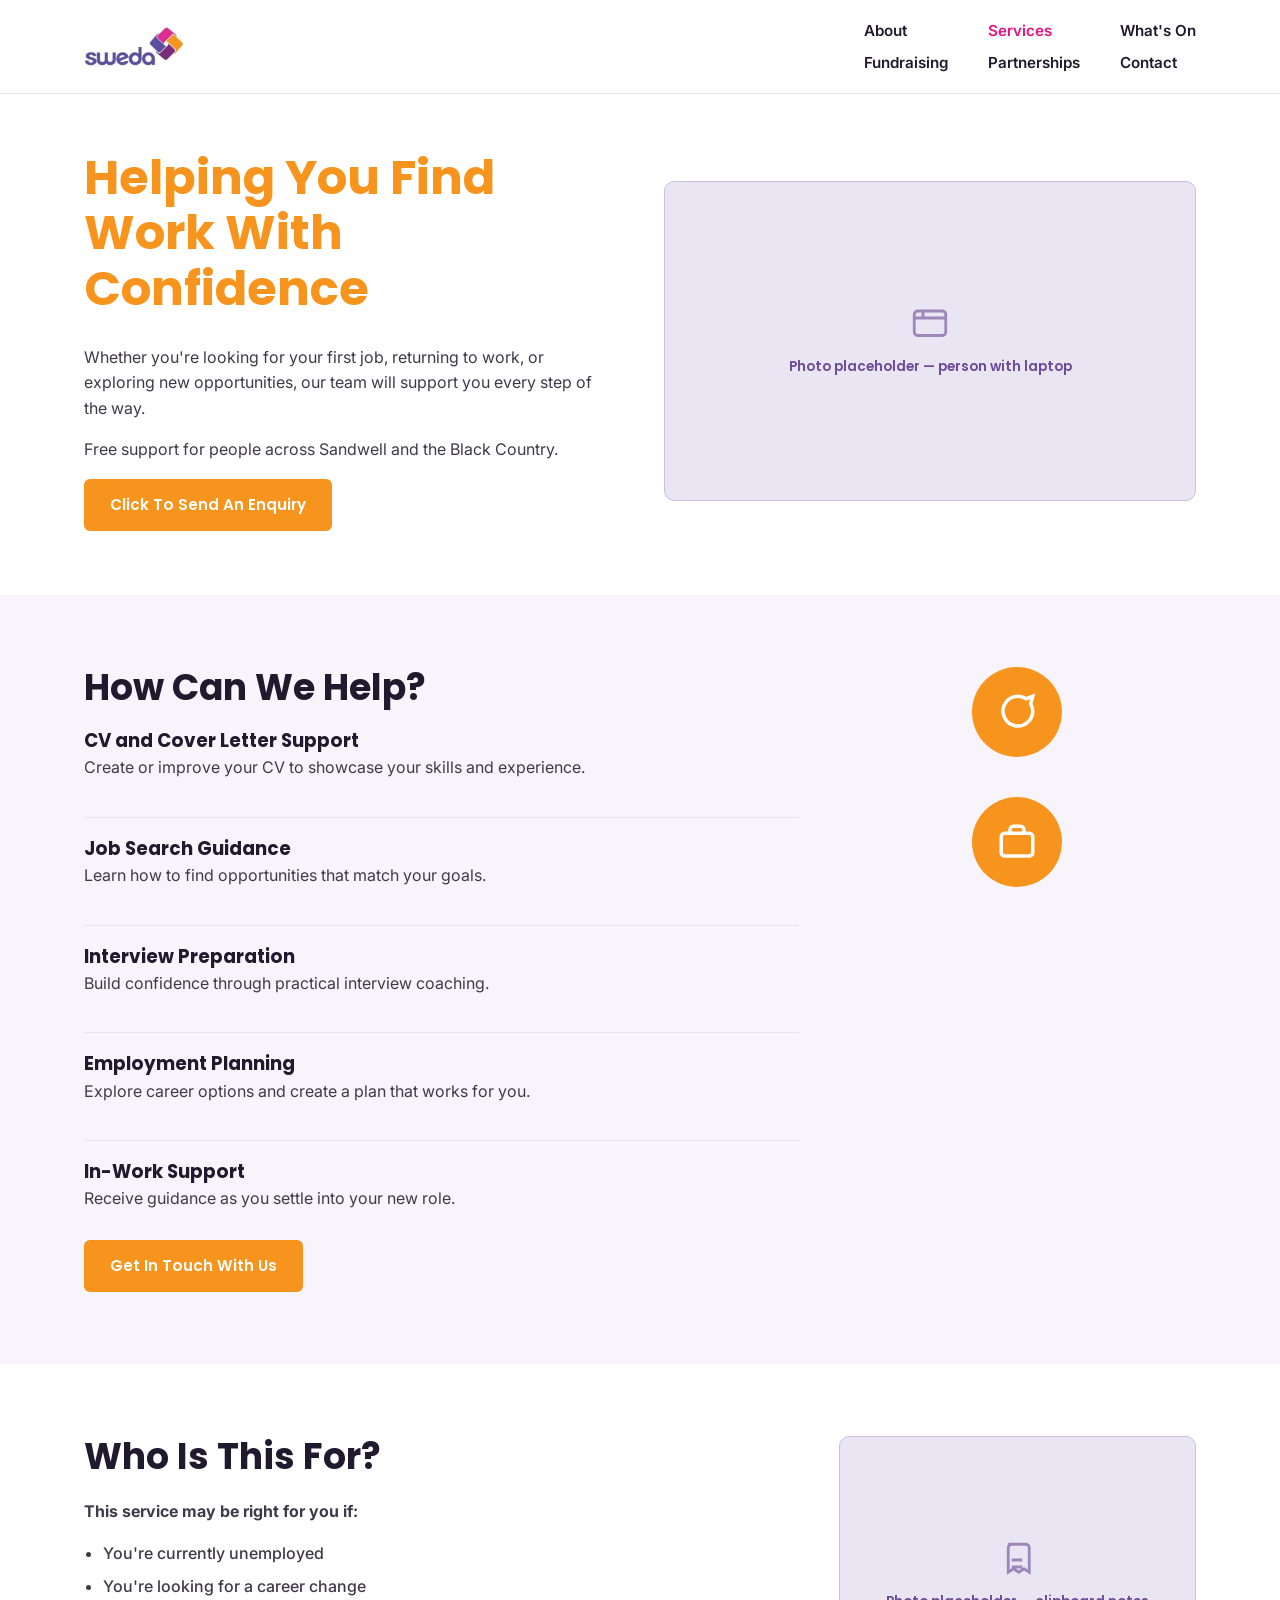
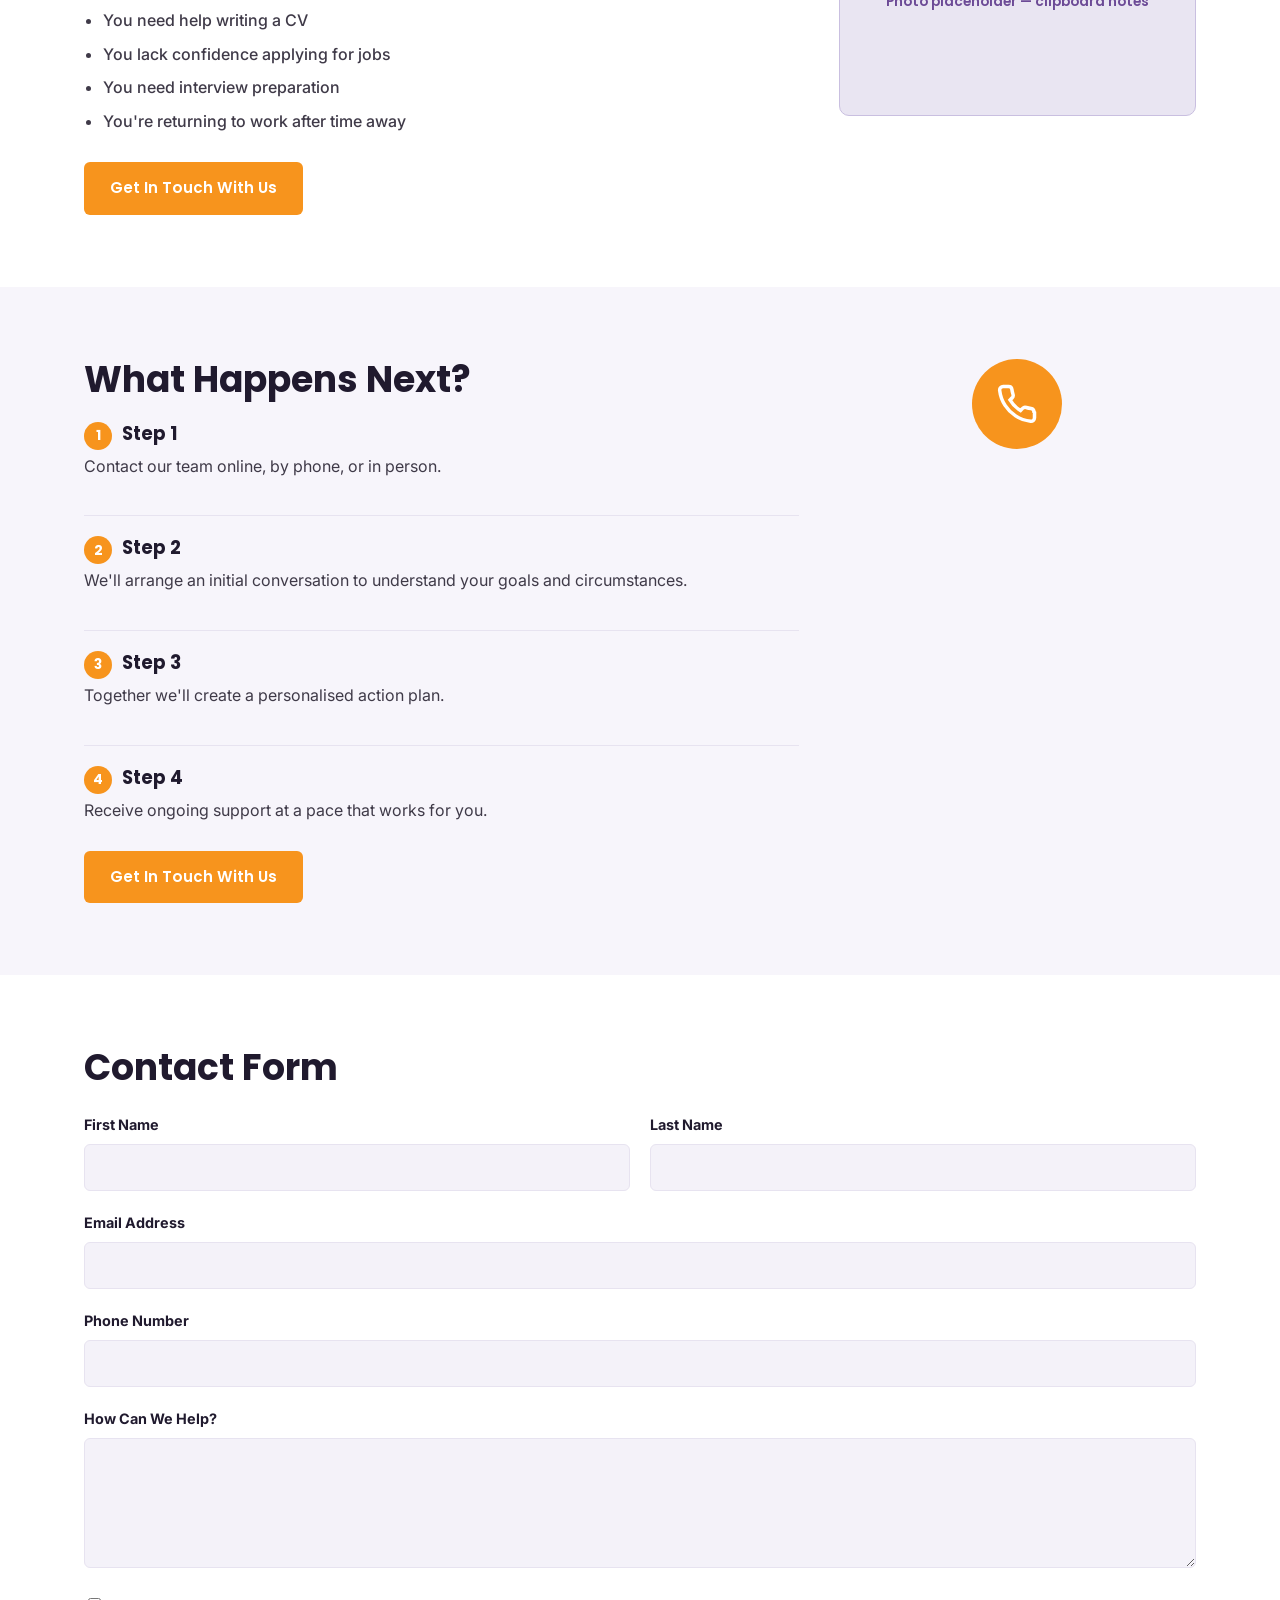
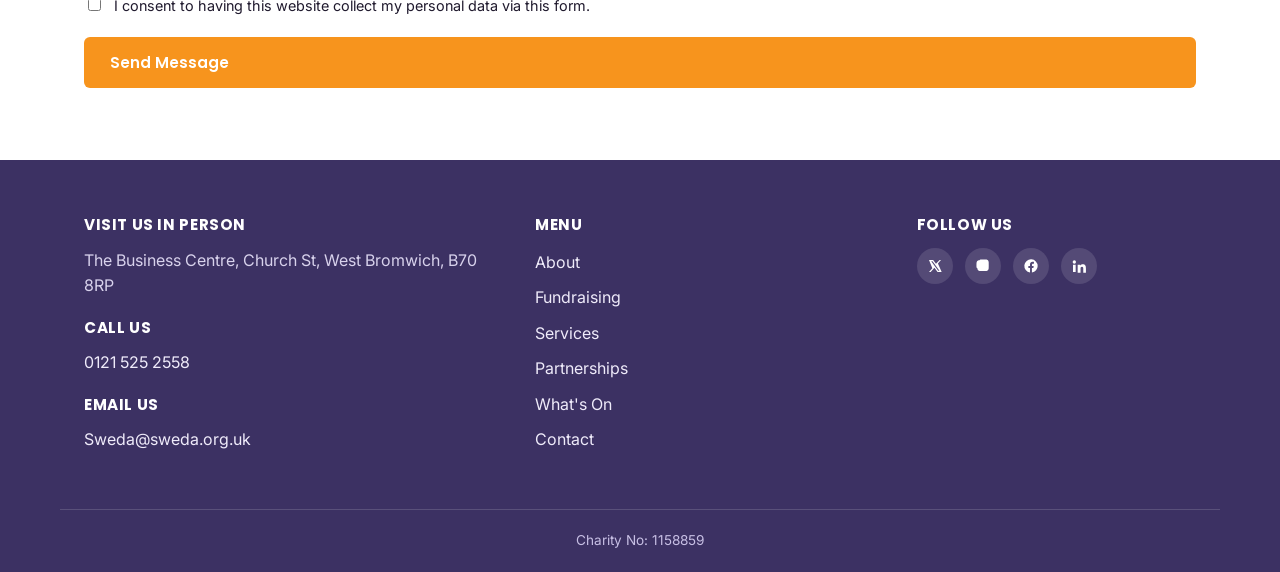
<file: employment-support.html>
<!DOCTYPE html>
<html lang="en">
<head>
<meta charset="UTF-8">
<meta name="viewport" content="width=device-width, initial-scale=1.0">
<title>Employment Support | SWEDA</title>
<meta name="description" content="Free employment support for people across Sandwell and the Black Country — CV help, job search guidance, interview preparation and in-work support.">
<link rel="preconnect" href="https://fonts.googleapis.com">
<link href="https://fonts.googleapis.com/css2?family=Poppins:wght@600;700&family=Inter:wght@400;500;600;700&display=swap" rel="stylesheet">
<link rel="stylesheet" href="styles.css">
</head>
<body>
<a class="skip-link" href="#main">Skip to content</a>

<!-- ================= HEADER ================= -->
<header class="site-header">
  <div class="container header-inner">
 <a href="index.html" class="logo">
      <img class="logo-mark" src="cropped-sweda-logo2-e1705496806378.jpg" alt="SWEDA Logo">
    </a>

    <nav class="main-nav" id="main-nav" aria-label="Primary">
      <ul class="nav-col">
        <li><a href="about.html">About</a></li>
        <li><a href="fundraising.html">Fundraising</a></li>
      </ul>
      <ul class="nav-col">
        <li><a href="services.html" aria-current="page">Services</a></li>
        <li><a href="partnerships.html">Partnerships</a></li>
      </ul>
      <ul class="nav-col">
        <li><a href="whats-on.html">What's On</a></li>
        <li><a href="contact.html">Contact</a></li>
      </ul>
    </nav>

    <button class="nav-toggle" id="nav-toggle" aria-label="Toggle menu" aria-expanded="false" aria-controls="main-nav">
      <span></span><span></span><span></span>
    </button>
  </div>
</header>

<main id="main">

  <!-- ================= HERO ================= -->
  <section class="hero">
    <div class="container service-hero-grid">
      <div>
        <h1 style="color:var(--orange);">Helping You Find Work With Confidence</h1>
        <p>Whether you're looking for your first job, returning to work, or exploring new opportunities, our team will support you every step of the way.</p>
        <p>Free support for people across Sandwell and the Black Country.</p>
        <a href="contact.html" class="btn btn-orange">Click To Send An Enquiry</a>
      </div>
      <div class="placeholder-img" style="min-height:320px;">
        <svg viewBox="0 0 24 24" fill="none" stroke="currentColor" stroke-width="1.6"><rect x="3" y="4" width="18" height="14" rx="2"/><path d="M3 8h18M8 4v4"/></svg>
        Photo placeholder — person with laptop
      </div>
    </div>
  </section>

  <!-- ================= HOW CAN WE HELP ================= -->
  <section class="section-soft">
    <div class="container help-grid">
      <div>
        <h2>How Can We Help?</h2>
        <ul class="help-list">
          <li>
            <h3>CV and Cover Letter Support</h3>
            <p>Create or improve your CV to showcase your skills and experience.</p>
          </li>
          <li>
            <h3>Job Search Guidance</h3>
            <p>Learn how to find opportunities that match your goals.</p>
          </li>
          <li>
            <h3>Interview Preparation</h3>
            <p>Build confidence through practical interview coaching.</p>
          </li>
          <li>
            <h3>Employment Planning</h3>
            <p>Explore career options and create a plan that works for you.</p>
          </li>
          <li>
            <h3>In-Work Support</h3>
            <p>Receive guidance as you settle into your new role.</p>
          </li>
        </ul>
        <a href="contact.html" class="btn btn-orange">Get In Touch With Us</a>
      </div>
      <div class="icon-stack">
        <div class="icon-circle" style="background:var(--orange);">
          <svg viewBox="0 0 24 24" fill="none" stroke="#fff" stroke-width="2"><path d="M21 11.5a8.5 8.5 0 1 1-3.8-7.1L21 3l-1.2 4.3A8.5 8.5 0 0 1 21 11.5Z"/></svg>
        </div>
        <div class="icon-circle" style="background:var(--orange);">
          <svg viewBox="0 0 24 24" fill="none" stroke="#fff" stroke-width="2"><rect x="3" y="7" width="18" height="13" rx="2"/><path d="M8 7V5a2 2 0 0 1 2-2h4a2 2 0 0 1 2 2v2"/></svg>
        </div>
      </div>
    </div>
  </section>

  <!-- ================= WHO IS THIS FOR ================= -->
  <section>
    <div class="container who-grid">
      <div>
        <h2>Who Is This For?</h2>
        <p><strong>This service may be right for you if:</strong></p>
        <ul class="who-list">
          <li>You're currently unemployed</li>
          <li>You're looking for a career change</li>
          <li>You need help writing a CV</li>
          <li>You lack confidence applying for jobs</li>
          <li>You need interview preparation</li>
          <li>You're returning to work after time away</li>
        </ul>
        <a href="contact.html" class="btn btn-orange">Get In Touch With Us</a>
      </div>
      <div class="placeholder-img" style="min-height:280px;">
        <svg viewBox="0 0 24 24" fill="none" stroke="currentColor" stroke-width="1.6"><path d="M9 12h6M9 16h6M7 3h10a2 2 0 0 1 2 2v14l-3-2-3 2-3-2-3 2V5a2 2 0 0 1 2-2Z"/></svg>
        Photo placeholder — clipboard notes
      </div>
    </div>
  </section>

  <!-- ================= WHAT HAPPENS NEXT ================= -->
  <section class="section-soft">
    <div class="container next-grid">
      <div>
        <h2>What Happens Next?</h2>
        <ul class="next-steps">
          <li>
            <h3><span class="step-number" style="background:var(--orange);">1</span>Step 1</h3>
            <p>Contact our team online, by phone, or in person.</p>
          </li>
          <li>
            <h3><span class="step-number" style="background:var(--orange);">2</span>Step 2</h3>
            <p>We'll arrange an initial conversation to understand your goals and circumstances.</p>
          </li>
          <li>
            <h3><span class="step-number" style="background:var(--orange);">3</span>Step 3</h3>
            <p>Together we'll create a personalised action plan.</p>
          </li>
          <li>
            <h3><span class="step-number" style="background:var(--orange);">4</span>Step 4</h3>
            <p>Receive ongoing support at a pace that works for you.</p>
          </li>
        </ul>
        <a href="contact.html" class="btn btn-orange">Get In Touch With Us</a>
      </div>
      <div class="icon-stack">
        <div class="icon-circle" style="background:var(--orange);">
          <svg viewBox="0 0 24 24" fill="none" stroke="#fff" stroke-width="2"><path d="M22 16.9v3a2 2 0 0 1-2.2 2 19.8 19.8 0 0 1-8.6-3.1 19.5 19.5 0 0 1-6-6A19.8 19.8 0 0 1 2.1 4.2 2 2 0 0 1 4.1 2h3a2 2 0 0 1 2 1.7c.1.9.3 1.8.6 2.7a2 2 0 0 1-.5 2.1L8 9.7a16 16 0 0 0 6 6l1.2-1.2a2 2 0 0 1 2.1-.5c.9.3 1.8.5 2.7.6a2 2 0 0 1 1.7 2Z"/></svg>
        </div>
      </div>
    </div>
  </section>

  <!-- ================= CONTACT FORM ================= -->
  <section>
    <div class="container">
      <h2>Contact Form</h2>
      <form class="contact-form" novalidate>
        <div class="form-grid">
          <div class="form-field">
            <label for="fname">First Name</label>
            <input type="text" id="fname" name="fname" required>
          </div>
          <div class="form-field">
            <label for="lname">Last Name</label>
            <input type="text" id="lname" name="lname" required>
          </div>
          <div class="form-field full">
            <label for="email">Email Address</label>
            <input type="email" id="email" name="email" required>
          </div>
          <div class="form-field full">
            <label for="phone">Phone Number</label>
            <input type="tel" id="phone" name="phone">
          </div>
          <div class="form-field full">
            <label for="message">How Can We Help?</label>
            <textarea id="message" name="message" required></textarea>
          </div>
          <div class="form-field full">
            <div class="consent-row">
              <input type="checkbox" id="consent" name="consent" required>
              <label for="consent" style="font-weight:400;">I consent to having this website collect my personal data via this form.</label>
            </div>
          </div>
          <div class="form-field full">
            <button type="submit" class="btn btn-orange">Send Message</button>
            <div class="form-status" role="alert"></div>
          </div>
        </div>
      </form>
    </div>
  </section>

</main>

<!-- ================= FOOTER ================= -->
<footer class="site-footer">
  <div class="container footer-grid">
    <div>
      <h4>Visit Us In Person</h4>
      <p>The Business Centre,
Church St,
West Bromwich,
B70 8RP</p>
      <h4 style="margin-top:20px;">Call Us</h4>
      <p><a href="tel:01215252558">0121 525 2558</a></p>
      <h4 style="margin-top:20px;">Email Us</h4>
      <p><a href="mailto:sweda@sweda.org.uk">Sweda@sweda.org.uk</a></p>
    </div>
    <div>
      <h4>Menu</h4>
      <ul class="footer-nav">
        <li><a href="about.html">About</a></li>
        <li><a href="fundraising.html">Fundraising</a></li>
        <li><a href="services.html">Services</a></li>
        <li><a href="partnerships.html">Partnerships</a></li>
        <li><a href="whats-on.html">What's On</a></li>
        <li><a href="contact.html">Contact</a></li>
      </ul>
    </div>
    <div>
      <h4>Follow Us</h4>
      <div class="footer-social">
        <a href="#" aria-label="X (Twitter)"><svg viewBox="0 0 24 24"><path d="M18.9 3H21l-4.6 5.3L22 21h-6.1l-4.8-6.3L5.5 21H3l5-5.7L3 3h6.2l4.3 5.7L18.9 3Zm-2.1 16h1.9L8.3 5H6.3l10.5 14Z"/></svg></a>
        <a href="#" aria-label="Instagram"><svg viewBox="0 0 24 24"><path d="M12 2.2c2.7 0 3 .01 4.1.06 1 .05 1.6.2 2 .35.5.2.9.4 1.3.8.4.4.6.8.8 1.3.15.4.3 1 .35 2 .05 1.1.06 1.4.06 4.1s-.01 3-.06 4.1c-.05 1-.2 1.6-.35 2-.2.5-.4.9-.8 1.3-.4.4-.8.6-1.3.8-.4.15-1 .3-2 .35-1.1.05-1.4.06-4.1.06s-3-.01-4.1-.06c-1-.05-1.6-.2-2-.35a3.5 3.5 0 0 1-1.3-.8 3.5 3.5 0 0 1-.8-1.3c-.15-.4-.3-1-.35-2C2.21 15 2.2 14.7 2.2 12s.01-3 .06-4.1c.05-1 .2-1.6.35-2 .2-.5.4-.9.8-1.3.4-.4.8-.6 1.3-.8.4-.15 1-.3 2-.35C7.8 2.21 8.1 2.2 12 2.2Z"/></svg></a>
        <a href="#" aria-label="Facebook"><svg viewBox="0 0 24 24"><path d="M22 12a10 10 0 1 0-11.5 9.9v-7H8v-2.9h2.5V9.7c0-2.5 1.5-3.9 3.7-3.9 1.1 0 2.2.2 2.2.2v2.5h-1.3c-1.2 0-1.6.8-1.6 1.6v1.9H16l-.4 2.9h-2.2v7A10 10 0 0 0 22 12Z"/></svg></a>
        <a href="#" aria-label="LinkedIn"><svg viewBox="0 0 24 24"><path d="M4.98 3.5a2.5 2.5 0 1 1 0 5 2.5 2.5 0 0 1 0-5ZM3 9.98h4v11H3v-11Zm7 0h3.8v1.5h.05c.53-1 1.83-2 3.77-2 4.03 0 4.78 2.65 4.78 6.1v6.4H18.4v-5.68c0-1.36-.02-3.1-1.9-3.1-1.9 0-2.2 1.48-2.2 3v5.78H10v-11Z"/></svg></a>
      </div>
    </div>
  </div>
  <div class="footer-bottom">Charity No: 1158859</div>
</footer>

<script src="script.js"></script>
</body>
</html>
</file>
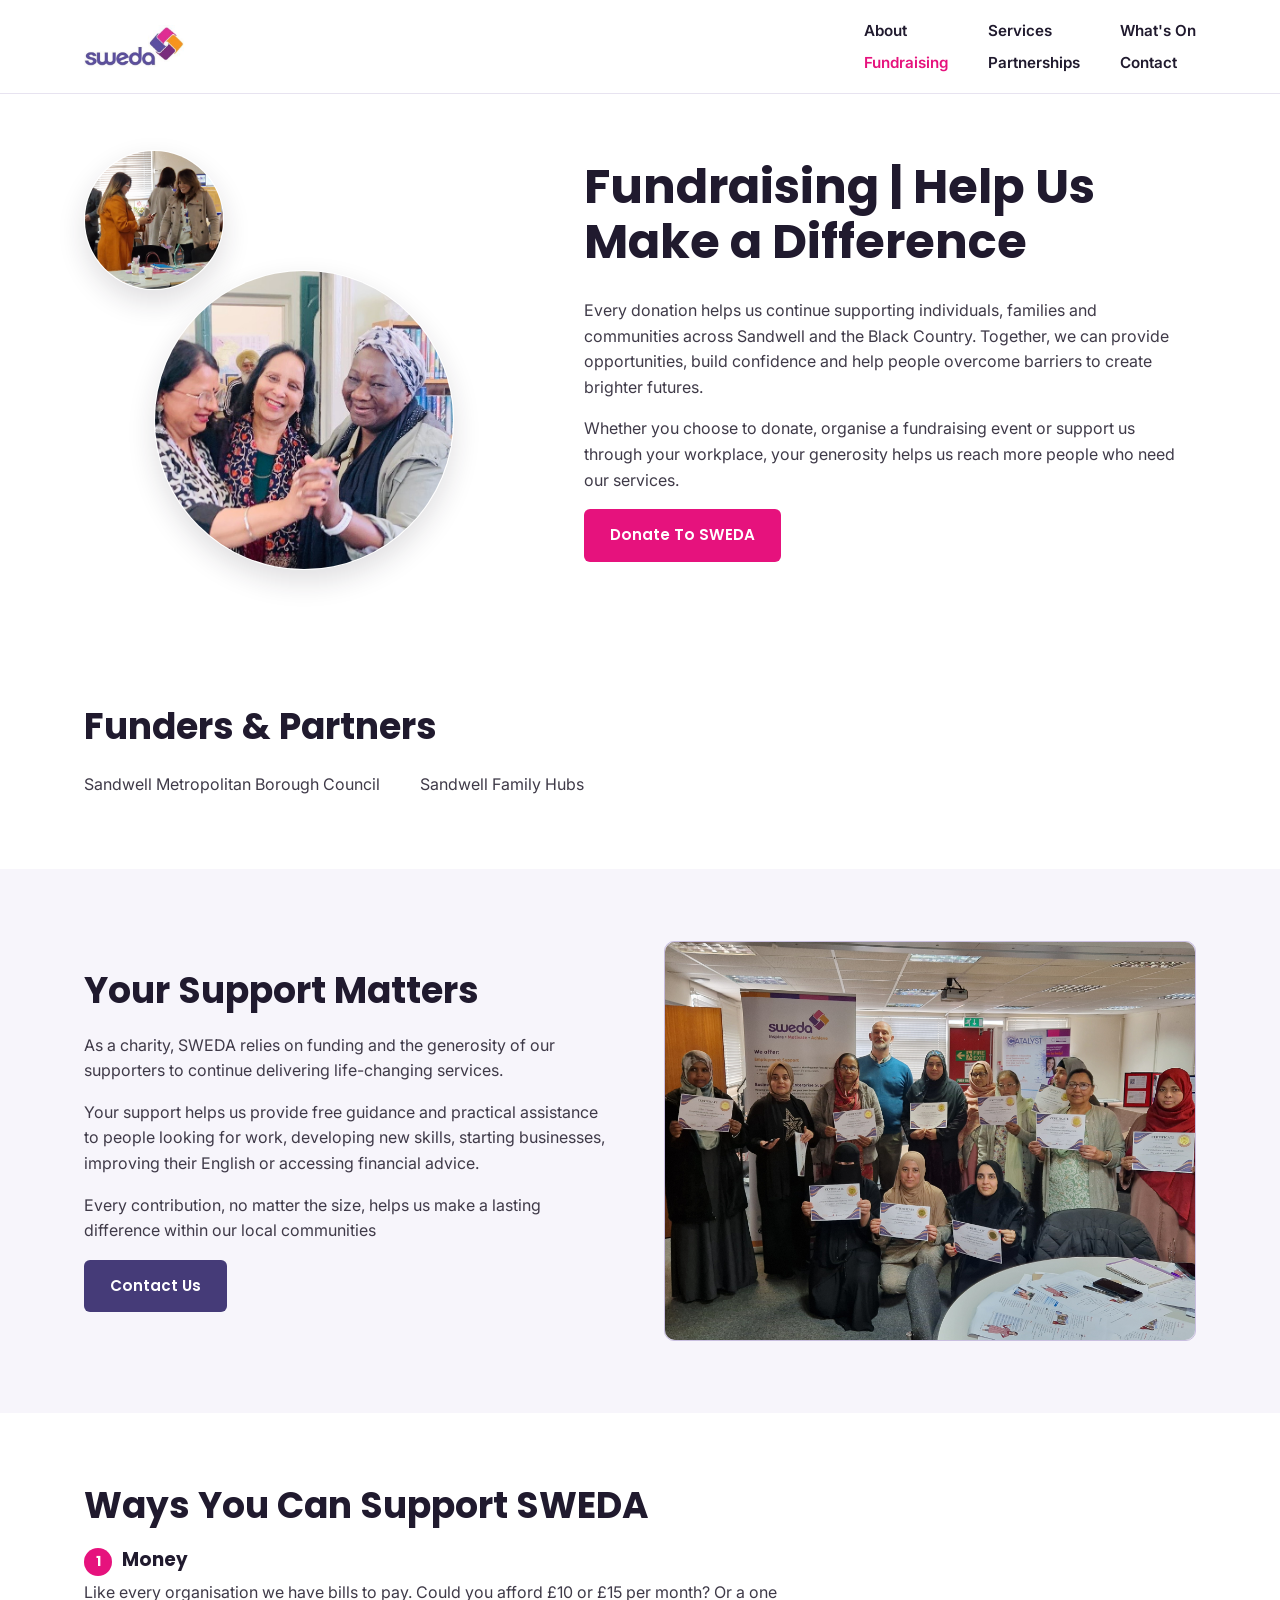
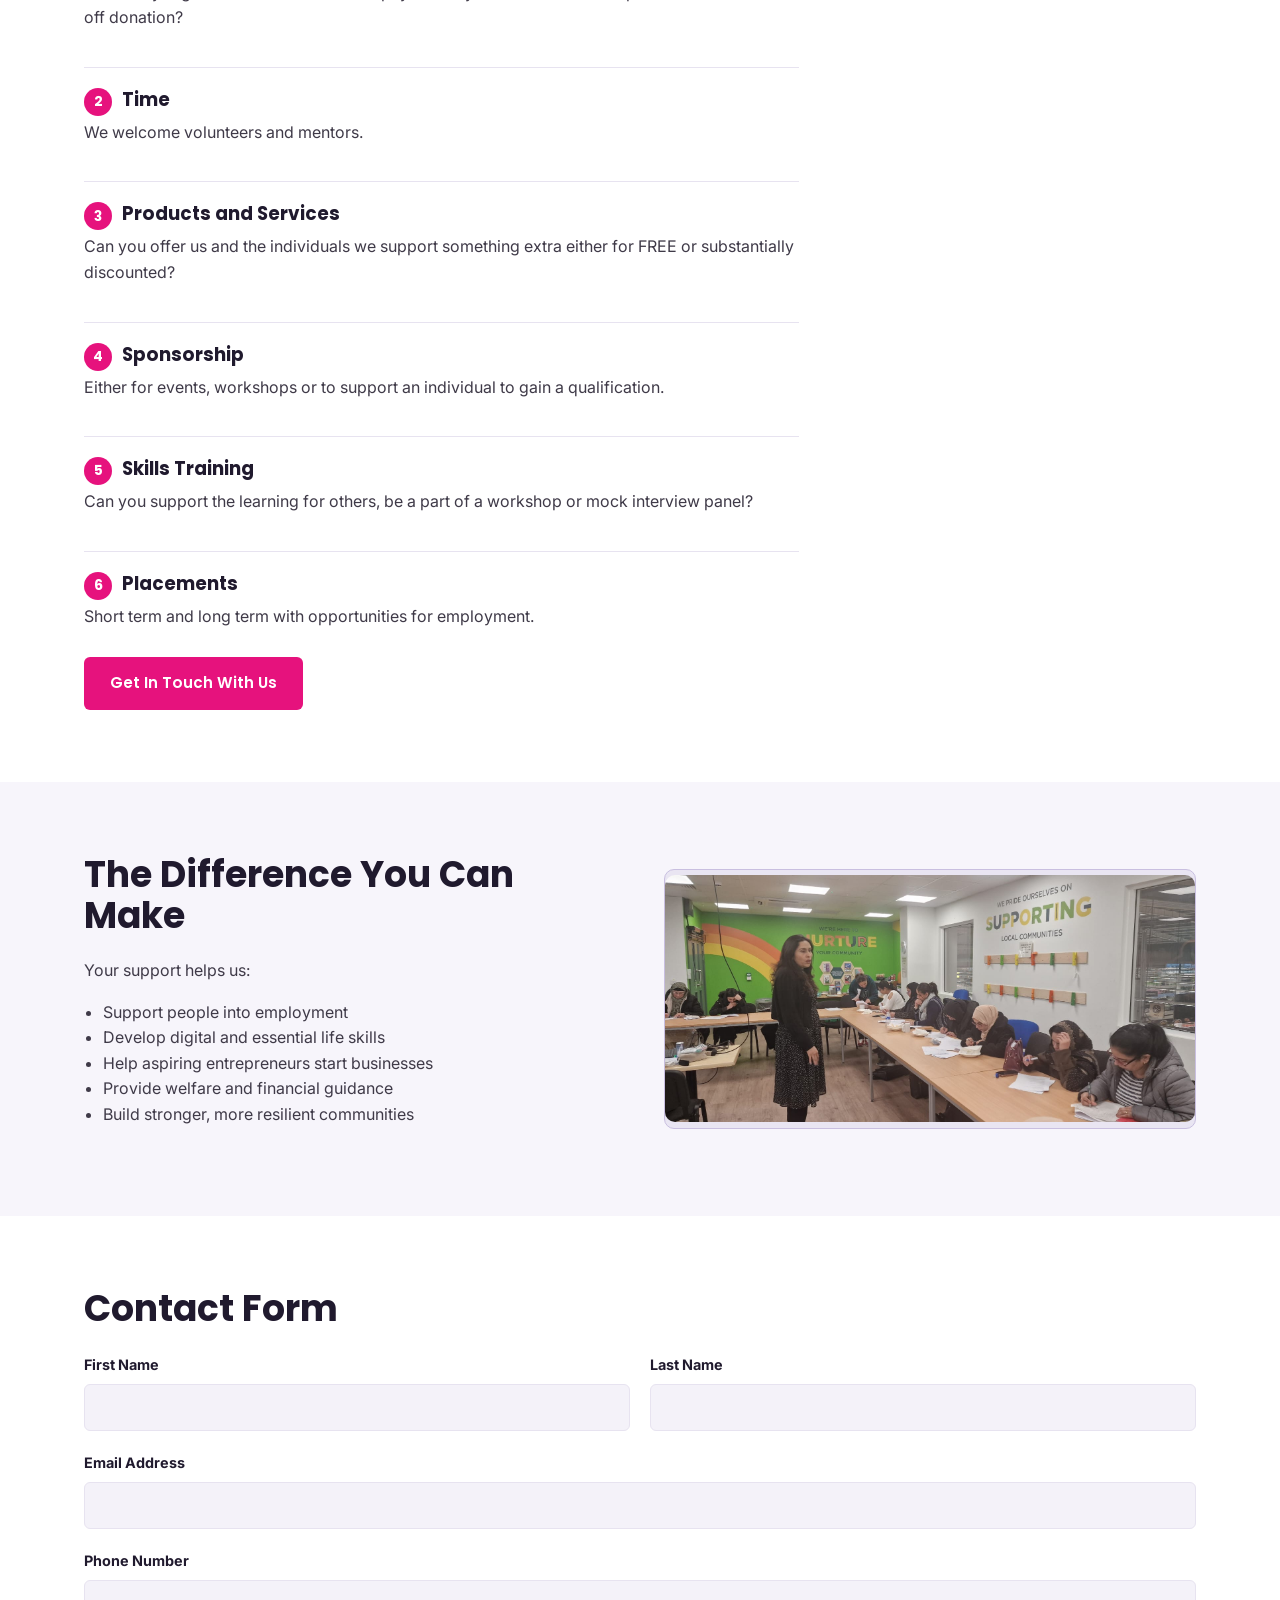
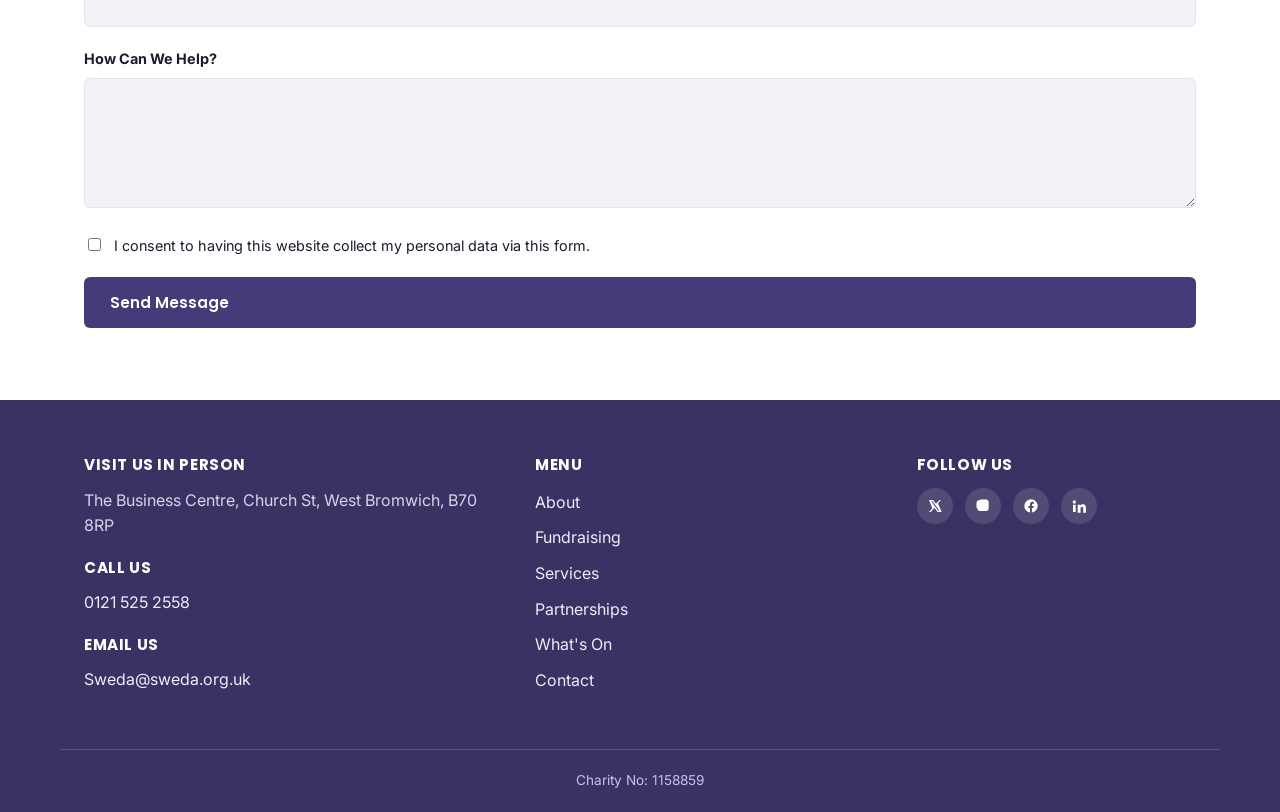
<file: fundraising.html>
<!DOCTYPE html>
<html lang="en">
<head>
<meta charset="UTF-8">
<meta name="viewport" content="width=device-width, initial-scale=1.0">
<title>Fundraising | SWEDA</title>
<meta name="description" content="Support SWEDA's work across Sandwell and the Black Country by donating or fundraising for us.">
<link rel="preconnect" href="https://fonts.googleapis.com">
<link href="https://fonts.googleapis.com/css2?family=Poppins:wght@600;700&family=Inter:wght@400;500;600;700&display=swap" rel="stylesheet">
<link rel="stylesheet" href="styles.css">
</head>
<body>
<a class="skip-link" href="#main">Skip to content</a>

<!-- ================= HEADER ================= -->
<header class="site-header">
  <div class="container header-inner">
    <a href="index.html" class="logo">
      <img class="logo-mark" src="cropped-sweda-logo2-e1705496806378.jpg" alt="SWEDA Logo">
    </a>

    <nav class="main-nav" id="main-nav" aria-label="Primary">
      <ul class="nav-col">
        <li><a href="about.html">About</a></li>
        <li><a href="fundraising.html" aria-current="page">Fundraising</a></li>
      </ul>
      <ul class="nav-col">
        <li><a href="services.html">Services</a></li>
        <li><a href="partnerships.html">Partnerships</a></li>
      </ul>
      <ul class="nav-col">
        <li><a href="whats-on.html">What's On</a></li>
        <li><a href="contact.html">Contact</a></li>
      </ul>
    </nav>

    <button class="nav-toggle" id="nav-toggle" aria-label="Toggle menu" aria-expanded="false" aria-controls="main-nav">
      <span></span><span></span><span></span>
    </button>
  </div>
</header>

<main id="main">

  <!-- ================= HERO ================= -->
  <section class="hero">
    <div class="container about-hero-grid">

      <div class="photo-collage">
        <div class="collage-circle collage-circle--small " role="img" aria-label="Photo placeholder — team celebrating together">
          <img src="./Pictures/hero pics/partnerhero1.jpg">
        </div>
        <div class="collage-circle collage-circle--large" role="img" aria-label="Photo placeholder — community event with families">
          <img src="./Pictures/hero pics/fundraisinghero1.jpg">
        </div>
      </div>

      <div>
        <h1>Fundraising | Help Us Make a Difference</h1>
        <p>Every donation helps us continue supporting individuals, families and communities across Sandwell and the Black Country. Together, we can provide opportunities, build confidence and help people overcome barriers to create brighter futures. </p>

        <p>Whether you choose to donate, organise a fundraising event or support us through your workplace, your generosity helps us reach more people who need our services.</p>

        <a href="fundraising.html" class="btn btn-pink">Donate To SWEDA</a>
      </div>

    </div>
  </section>

    <!-- ================= FUNDERS ================= -->
  <section>
    <div class="container">
      <h2>Funders &amp; Partners</h2>
      <div class="logo-strip">
        <div class="funder-logo">Sandwell Metropolitan Borough Council</div>
        <div class="funder-logo">Sandwell Family Hubs</div>
      </div>
    </div>
  </section>

  <!-- ================= YOUR SUPPORT MATTERS ================= -->
  <section class="section-soft">
    <div class="container service-hero-grid">
      <div>
        <h2>Your Support Matters</h2>
        <p>As a charity, SWEDA relies on funding and the generosity of our supporters to continue delivering life-changing services.</p>
        <p>Your support helps us provide free guidance and practical assistance to people looking for work, developing new skills, starting businesses, improving their English or accessing financial advice.</p>

        <p>Every contribution, no matter the size, helps us make a lasting difference within our local communities</p>
        <a href="contact.html" class="btn btn-indigo">Contact Us</a>
      </div>
      <div class="placeholder-img" style="min-height:280px;">
<img src="./Pictures/support.jpg" alt="Supporters of SWEDA">
      </div>
    </div>
  </section>

  <section class="section-soft-nobg">
    <div class="container next-grid">
      <div>
        <h2>Ways You Can Support SWEDA</h2>
        <ul class="next-steps">
          <li>
            <h3><span class="step-number" style="background:var(--pink);">1</span>Money</h3>
            <p>Like every organisation we have bills to pay. Could you afford £10 or £15 per month? Or a one off
donation?</p>
          </li>
          <li>
            <h3><span class="step-number" style="background:var(--pink);">2</span>Time</h3>
            <p>We welcome volunteers and mentors.</p>
          </li>
          <li>
            <h3><span class="step-number" style="background:var(--pink);">3</span>Products and Services</h3>
            <p>Can you offer us and the individuals we support something extra either for FREE or
substantially discounted?</p>
          </li>
          <li>
            <h3><span class="step-number" style="background:var(--pink);">4</span>Sponsorship</h3>
            <p>Either for events, workshops or to support an individual to gain a qualification.</p>
          </li>
          <li>
            <h3><span class="step-number" style="background:var(--pink);">5</span>Skills Training</h3>
            <p>Can you support the learning for others, be a part of a workshop or mock interview panel?</p>
          </li>
          <li>
            <h3><span class="step-number" style="background:var(--pink);">6</span>Placements</h3>
            <p>Short term and long term with opportunities for employment.</p>
          </li>
        </ul>
        <a href="contact.html" class="btn btn-pink">Get In Touch With Us</a>
      </div>
      <!-- <div class="icon-stack">
        <div class="icon-circle" style="background:var(--pink);">
          <svg viewBox="0 0 24 24" fill="none" stroke="#fff" stroke-width="2"><path d="M22 16.9v3a2 2 0 0 1-2.2 2 19.8 19.8 0 0 1-8.6-3.1 19.5 19.5 0 0 1-6-6A19.8 19.8 0 0 1 2.1 4.2 2 2 0 0 1 4.1 2h3a2 2 0 0 1 2 1.7c.1.9.3 1.8.6 2.7a2 2 0 0 1-.5 2.1L8 9.7a16 16 0 0 0 6 6l1.2-1.2a2 2 0 0 1 2.1-.5c.9.3 1.8.5 2.7.6a2 2 0 0 1 1.7 2Z"/></svg>
        </div>
      </div> -->
    </div>
  </section>

    <section class="section-soft">
    <div class="container service-hero-grid">
      <div>
        <h2>The Difference You Can Make</h2>
        <p>Your support helps us:</p>
        <ul>
          <li>Support people into employment</li>
          <li>Develop digital and essential life skills</li>
          <li>Help aspiring entrepreneurs start businesses</li>
          <li>Provide welfare and financial guidance</li>
          <li>Build stronger, more resilient communities</li>

      </div>
      <div class="placeholder-img">
<img src="./Pictures/support2.jpeg">
      </div>
    </div>
  </section>

  <!-- ================= CONTACT FORM ================= -->
  <section>
    <div class="container">
      <h2>Contact Form</h2>
      <form class="contact-form" novalidate>
        <div class="form-grid">
          <div class="form-field">
            <label for="fname">First Name</label>
            <input type="text" id="fname" name="fname" required>
          </div>
          <div class="form-field">
            <label for="lname">Last Name</label>
            <input type="text" id="lname" name="lname" required>
          </div>
          <div class="form-field full">
            <label for="email">Email Address</label>
            <input type="email" id="email" name="email" required>
          </div>
          <div class="form-field full">
            <label for="phone">Phone Number</label>
            <input type="tel" id="phone" name="phone">
          </div>
          <div class="form-field full">
            <label for="message">How Can We Help?</label>
            <textarea id="message" name="message" required></textarea>
          </div>
          <div class="form-field full">
            <div class="consent-row">
              <input type="checkbox" id="consent" name="consent" required>
              <label for="consent" style="font-weight:400;">I consent to having this website collect my personal data via this form.</label>
            </div>
          </div>
          <div class="form-field full">
            <button type="submit" class="btn btn-indigo">Send Message</button>
            <div class="form-status" role="alert"></div>
          </div>
        </div>
      </form>
    </div>
  </section>

</main>

<!-- ================= FOOTER ================= -->
<footer class="site-footer">
  <div class="container footer-grid">
    <div>
      <h4>Visit Us In Person</h4>
      <p>The Business Centre,
Church St,
West Bromwich,
B70 8RP</p>
      <h4 style="margin-top:20px;">Call Us</h4>
      <p><a href="tel:01215252558">0121 525 2558</a></p>
      <h4 style="margin-top:20px;">Email Us</h4>
      <p><a href="mailto:sweda@sweda.org.uk">Sweda@sweda.org.uk</a></p>
    </div>
    <div>
      <h4>Menu</h4>
      <ul class="footer-nav">
        <li><a href="about.html">About</a></li>
        <li><a href="fundraising.html">Fundraising</a></li>
        <li><a href="services.html">Services</a></li>
        <li><a href="partnerships.html">Partnerships</a></li>
        <li><a href="whats-on.html">What's On</a></li>
        <li><a href="contact.html">Contact</a></li>
      </ul>
    </div>
    <div>
      <h4>Follow Us</h4>
      <div class="footer-social">
        <a href="#" aria-label="X (Twitter)"><svg viewBox="0 0 24 24"><path d="M18.9 3H21l-4.6 5.3L22 21h-6.1l-4.8-6.3L5.5 21H3l5-5.7L3 3h6.2l4.3 5.7L18.9 3Zm-2.1 16h1.9L8.3 5H6.3l10.5 14Z"/></svg></a>
        <a href="#" aria-label="Instagram"><svg viewBox="0 0 24 24"><path d="M12 2.2c2.7 0 3 .01 4.1.06 1 .05 1.6.2 2 .35.5.2.9.4 1.3.8.4.4.6.8.8 1.3.15.4.3 1 .35 2 .05 1.1.06 1.4.06 4.1s-.01 3-.06 4.1c-.05 1-.2 1.6-.35 2-.2.5-.4.9-.8 1.3-.4.4-.8.6-1.3.8-.4.15-1 .3-2 .35-1.1.05-1.4.06-4.1.06s-3-.01-4.1-.06c-1-.05-1.6-.2-2-.35a3.5 3.5 0 0 1-1.3-.8 3.5 3.5 0 0 1-.8-1.3c-.15-.4-.3-1-.35-2C2.21 15 2.2 14.7 2.2 12s.01-3 .06-4.1c.05-1 .2-1.6.35-2 .2-.5.4-.9.8-1.3.4-.4.8-.6 1.3-.8.4-.15 1-.3 2-.35C7.8 2.21 8.1 2.2 12 2.2Z"/></svg></a>
        <a href="#" aria-label="Facebook"><svg viewBox="0 0 24 24"><path d="M22 12a10 10 0 1 0-11.5 9.9v-7H8v-2.9h2.5V9.7c0-2.5 1.5-3.9 3.7-3.9 1.1 0 2.2.2 2.2.2v2.5h-1.3c-1.2 0-1.6.8-1.6 1.6v1.9H16l-.4 2.9h-2.2v7A10 10 0 0 0 22 12Z"/></svg></a>
        <a href="#" aria-label="LinkedIn"><svg viewBox="0 0 24 24"><path d="M4.98 3.5a2.5 2.5 0 1 1 0 5 2.5 2.5 0 0 1 0-5ZM3 9.98h4v11H3v-11Zm7 0h3.8v1.5h.05c.53-1 1.83-2 3.77-2 4.03 0 4.78 2.65 4.78 6.1v6.4H18.4v-5.68c0-1.36-.02-3.1-1.9-3.1-1.9 0-2.2 1.48-2.2 3v5.78H10v-11Z"/></svg></a>
      </div>
    </div>
  </div>
  <div class="footer-bottom">Charity No: 1158859</div>
</footer>

<script src="script.js"></script>
</body>
</html>
</file>
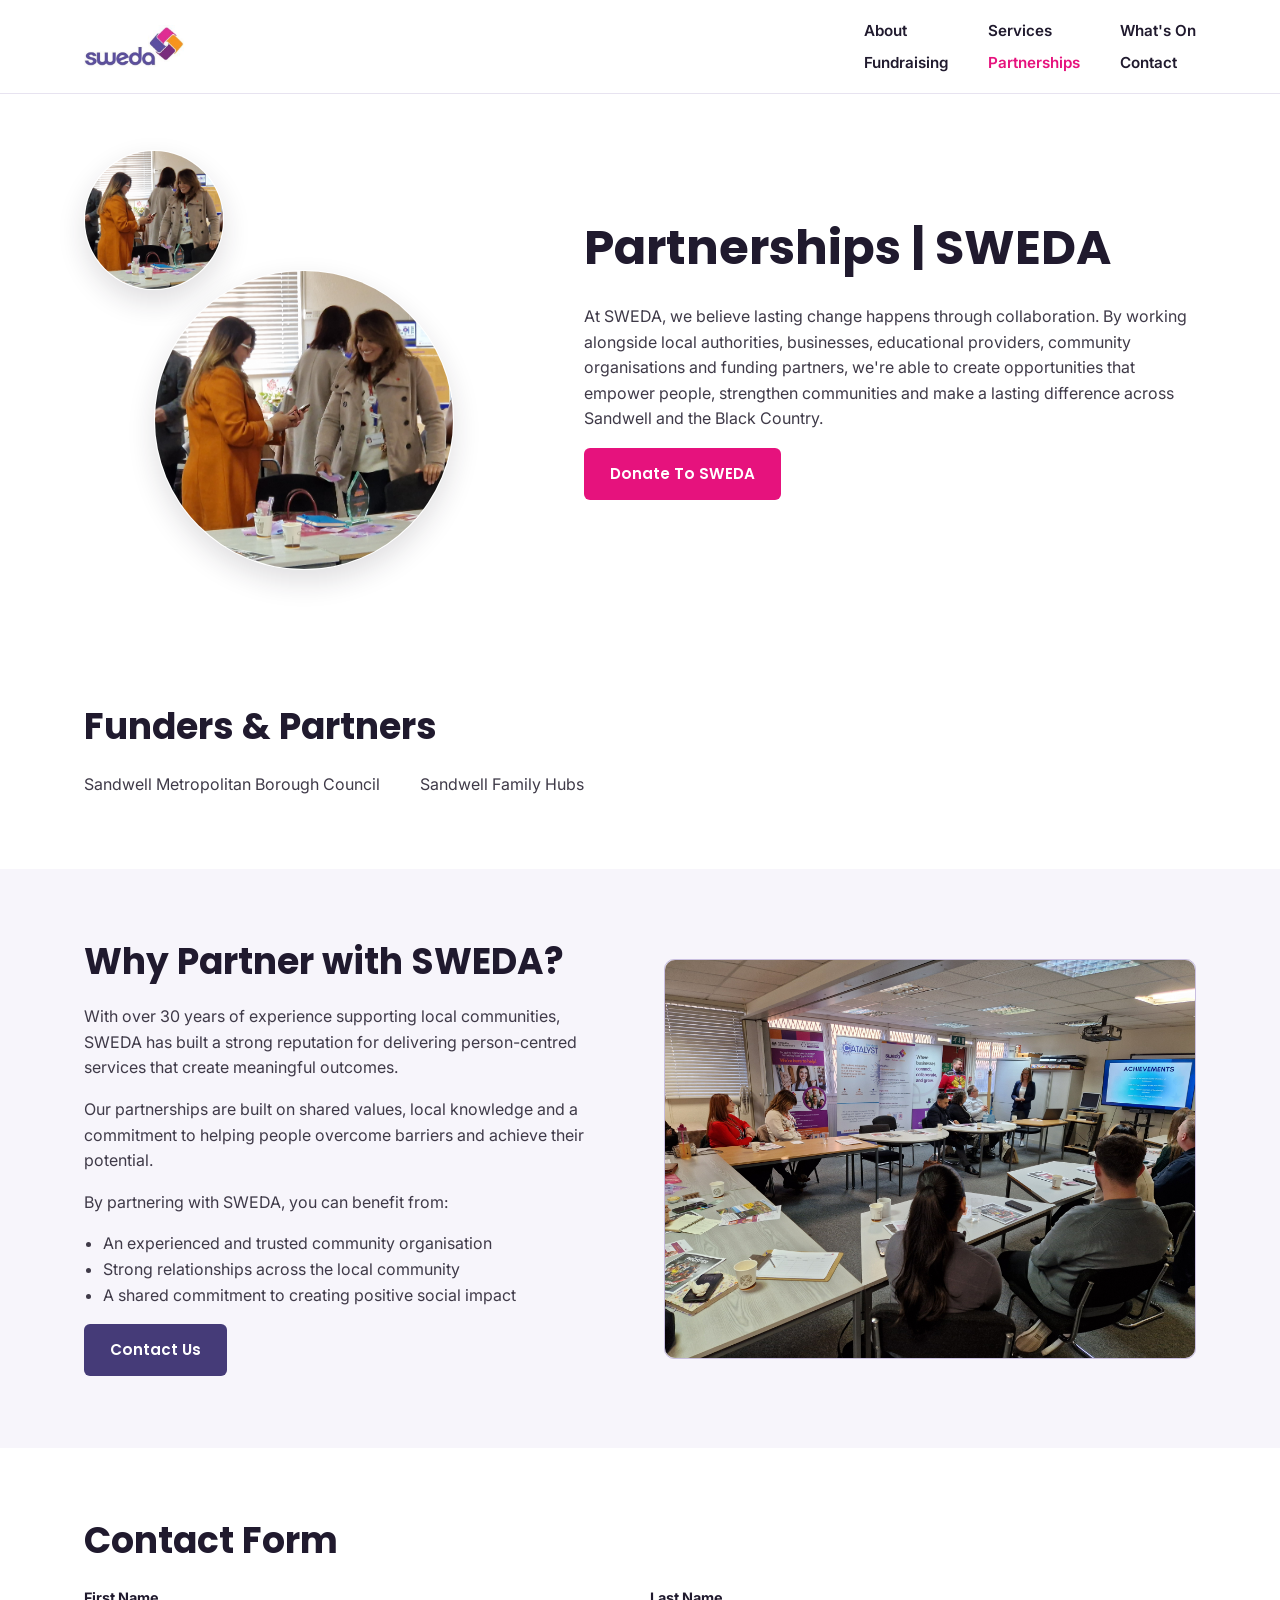
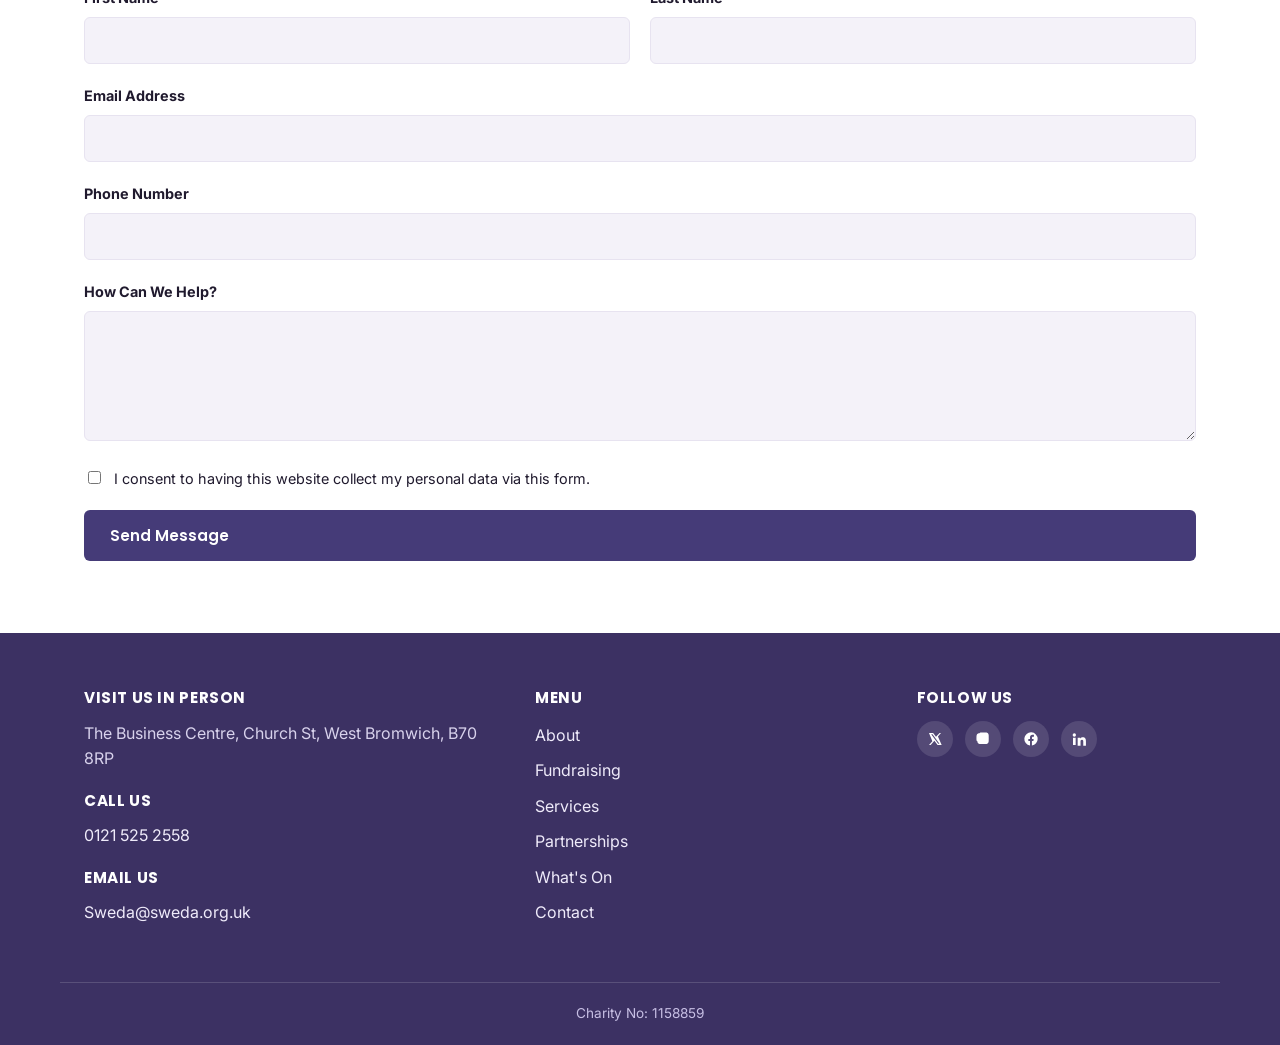
<file: partnerships.html>
<!DOCTYPE html>
<html lang="en">
<head>
<meta charset="UTF-8">
<meta name="viewport" content="width=device-width, initial-scale=1.0">
<title>Partnerships | SWEDA</title>
<meta name="description" content="Learn about SWEDA's funders and partner organisations across Sandwell and the Black Country.">
<link rel="preconnect" href="https://fonts.googleapis.com">
<link href="https://fonts.googleapis.com/css2?family=Poppins:wght@600;700&family=Inter:wght@400;500;600;700&display=swap" rel="stylesheet">
<link rel="stylesheet" href="styles.css">
</head>
<body>
<a class="skip-link" href="#main">Skip to content</a>



<!-- ================= HEADER ================= -->
<header class="site-header">
  <div class="container header-inner">
    <a href="index.html" class="logo">
      <img class="logo-mark" src="cropped-sweda-logo2-e1705496806378.jpg" alt="SWEDA Logo">
    </a>

    <nav class="main-nav" id="main-nav" aria-label="Primary">
      <ul class="nav-col">
        <li><a href="about.html">About</a></li>
        <li><a href="fundraising.html">Fundraising</a></li>
      </ul>
      <ul class="nav-col">
        <li><a href="services.html">Services</a></li>
        <li><a href="partnerships.html" aria-current="page">Partnerships</a></li>
      </ul>
      <ul class="nav-col">
        <li><a href="whats-on.html">What's On</a></li>
        <li><a href="contact.html">Contact</a></li>
      </ul>
    </nav>

    <button class="nav-toggle" id="nav-toggle" aria-label="Toggle menu" aria-expanded="false" aria-controls="main-nav">
      <span></span><span></span><span></span>
    </button>
  </div>
</header>

<main id="main">

  <!-- ================= HERO ================= -->
  <section class="hero">
    <div class="container about-hero-grid">

      <div class="photo-collage">
        <div class="collage-circle collage-circle--small " role="img" aria-label="Photo placeholder — team celebrating together">
          <img src="./Pictures/hero pics/partnerhero1.jpg">
        </div>
        <div class="collage-circle collage-circle--large " role="img" aria-label="Photo placeholder — community event with families">
          <img src="./Pictures/hero pics/partnerhero1.jpg">
        </div>
      </div>

      <div>
        <h1>Partnerships | SWEDA</h1>
        <p>At SWEDA, we believe lasting change happens through collaboration. By working alongside local authorities, businesses, educational providers, community organisations and funding partners, we're able to create opportunities that empower people, strengthen communities and make a lasting difference across Sandwell and the Black Country.</p>

        <a href="fundraising.html" class="btn btn-pink">Donate To SWEDA</a>
      </div>

    </div>
  </section>

    <!-- ================= FUNDERS ================= -->
  <section>
    <div class="container">
      <h2>Funders &amp; Partners</h2>
      <div class="logo-strip">
        <div class="funder-logo">Sandwell Metropolitan Borough Council</div>
        <div class="funder-logo">Sandwell Family Hubs</div>
      </div>
    </div>
  </section>

  <!-- ================= WHY PARTNER WITH SWEDA? ================= -->
  <section class="section-soft">
    <div class="container service-hero-grid">
      <div>
        <h2>Why Partner with SWEDA?</h2>
        <p>With over 30 years of experience supporting local communities, SWEDA has built a strong reputation for delivering person-centred services that create meaningful outcomes.</p>
        <p>Our partnerships are built on shared values, local knowledge and a commitment to helping people overcome barriers and achieve their potential.</p>
        <p>By partnering with SWEDA, you can benefit from:</p>
        <ul>
          <li>An experienced and trusted community organisation</li>
          <li>Strong relationships across the local community</li>
          <li>A shared commitment to creating positive social impact</li>
        </ul>
        <a href="contact.html" class="btn btn-indigo">Contact Us</a>
      </div>
      <div class="placeholder-img" style="min-height:280px;">
        <img src="./Pictures/partner1.jpg">
      </div>
    </div>
  </section>



  <!-- ================= CONTACT FORM ================= -->
  <section>
    <div class="container">
      <h2>Contact Form</h2>
      <form class="contact-form" novalidate>
        <div class="form-grid">
          <div class="form-field">
            <label for="fname">First Name</label>
            <input type="text" id="fname" name="fname" required>
          </div>
          <div class="form-field">
            <label for="lname">Last Name</label>
            <input type="text" id="lname" name="lname" required>
          </div>
          <div class="form-field full">
            <label for="email">Email Address</label>
            <input type="email" id="email" name="email" required>
          </div>
          <div class="form-field full">
            <label for="phone">Phone Number</label>
            <input type="tel" id="phone" name="phone">
          </div>
          <div class="form-field full">
            <label for="message">How Can We Help?</label>
            <textarea id="message" name="message" required></textarea>
          </div>
          <div class="form-field full">
            <div class="consent-row">
              <input type="checkbox" id="consent" name="consent" required>
              <label for="consent" style="font-weight:400;">I consent to having this website collect my personal data via this form.</label>
            </div>
          </div>
          <div class="form-field full">
            <button type="submit" class="btn btn-indigo">Send Message</button>
            <div class="form-status" role="alert"></div>
          </div>
        </div>
      </form>
    </div>
  </section>

</main>

<!-- ================= FOOTER ================= -->
<footer class="site-footer">
  <div class="container footer-grid">
    <div>
      <h4>Visit Us In Person</h4>
      <p>The Business Centre,
Church St,
West Bromwich,
B70 8RP</p>
      <h4 style="margin-top:20px;">Call Us</h4>
      <p><a href="tel:01215252558">0121 525 2558</a></p>
      <h4 style="margin-top:20px;">Email Us</h4>
      <p><a href="mailto:sweda@sweda.org.uk">Sweda@sweda.org.uk</a></p>
    </div>
    <div>
      <h4>Menu</h4>
      <ul class="footer-nav">
        <li><a href="about.html">About</a></li>
        <li><a href="fundraising.html">Fundraising</a></li>
        <li><a href="services.html">Services</a></li>
        <li><a href="partnerships.html">Partnerships</a></li>
        <li><a href="whats-on.html">What's On</a></li>
        <li><a href="contact.html">Contact</a></li>
      </ul>
    </div>
    <div>
      <h4>Follow Us</h4>
      <div class="footer-social">
        <a href="#" aria-label="X (Twitter)"><svg viewBox="0 0 24 24"><path d="M18.9 3H21l-4.6 5.3L22 21h-6.1l-4.8-6.3L5.5 21H3l5-5.7L3 3h6.2l4.3 5.7L18.9 3Zm-2.1 16h1.9L8.3 5H6.3l10.5 14Z"/></svg></a>
        <a href="#" aria-label="Instagram"><svg viewBox="0 0 24 24"><path d="M12 2.2c2.7 0 3 .01 4.1.06 1 .05 1.6.2 2 .35.5.2.9.4 1.3.8.4.4.6.8.8 1.3.15.4.3 1 .35 2 .05 1.1.06 1.4.06 4.1s-.01 3-.06 4.1c-.05 1-.2 1.6-.35 2-.2.5-.4.9-.8 1.3-.4.4-.8.6-1.3.8-.4.15-1 .3-2 .35-1.1.05-1.4.06-4.1.06s-3-.01-4.1-.06c-1-.05-1.6-.2-2-.35a3.5 3.5 0 0 1-1.3-.8 3.5 3.5 0 0 1-.8-1.3c-.15-.4-.3-1-.35-2C2.21 15 2.2 14.7 2.2 12s.01-3 .06-4.1c.05-1 .2-1.6.35-2 .2-.5.4-.9.8-1.3.4-.4.8-.6 1.3-.8.4-.15 1-.3 2-.35C7.8 2.21 8.1 2.2 12 2.2Z"/></svg></a>
        <a href="#" aria-label="Facebook"><svg viewBox="0 0 24 24"><path d="M22 12a10 10 0 1 0-11.5 9.9v-7H8v-2.9h2.5V9.7c0-2.5 1.5-3.9 3.7-3.9 1.1 0 2.2.2 2.2.2v2.5h-1.3c-1.2 0-1.6.8-1.6 1.6v1.9H16l-.4 2.9h-2.2v7A10 10 0 0 0 22 12Z"/></svg></a>
        <a href="#" aria-label="LinkedIn"><svg viewBox="0 0 24 24"><path d="M4.98 3.5a2.5 2.5 0 1 1 0 5 2.5 2.5 0 0 1 0-5ZM3 9.98h4v11H3v-11Zm7 0h3.8v1.5h.05c.53-1 1.83-2 3.77-2 4.03 0 4.78 2.65 4.78 6.1v6.4H18.4v-5.68c0-1.36-.02-3.1-1.9-3.1-1.9 0-2.2 1.48-2.2 3v5.78H10v-11Z"/></svg></a>
      </div>
    </div>
  </div>
  <div class="footer-bottom">Charity No: 1158859</div>
</footer>

<script src="script.js"></script>
</body>
</html>
</file>
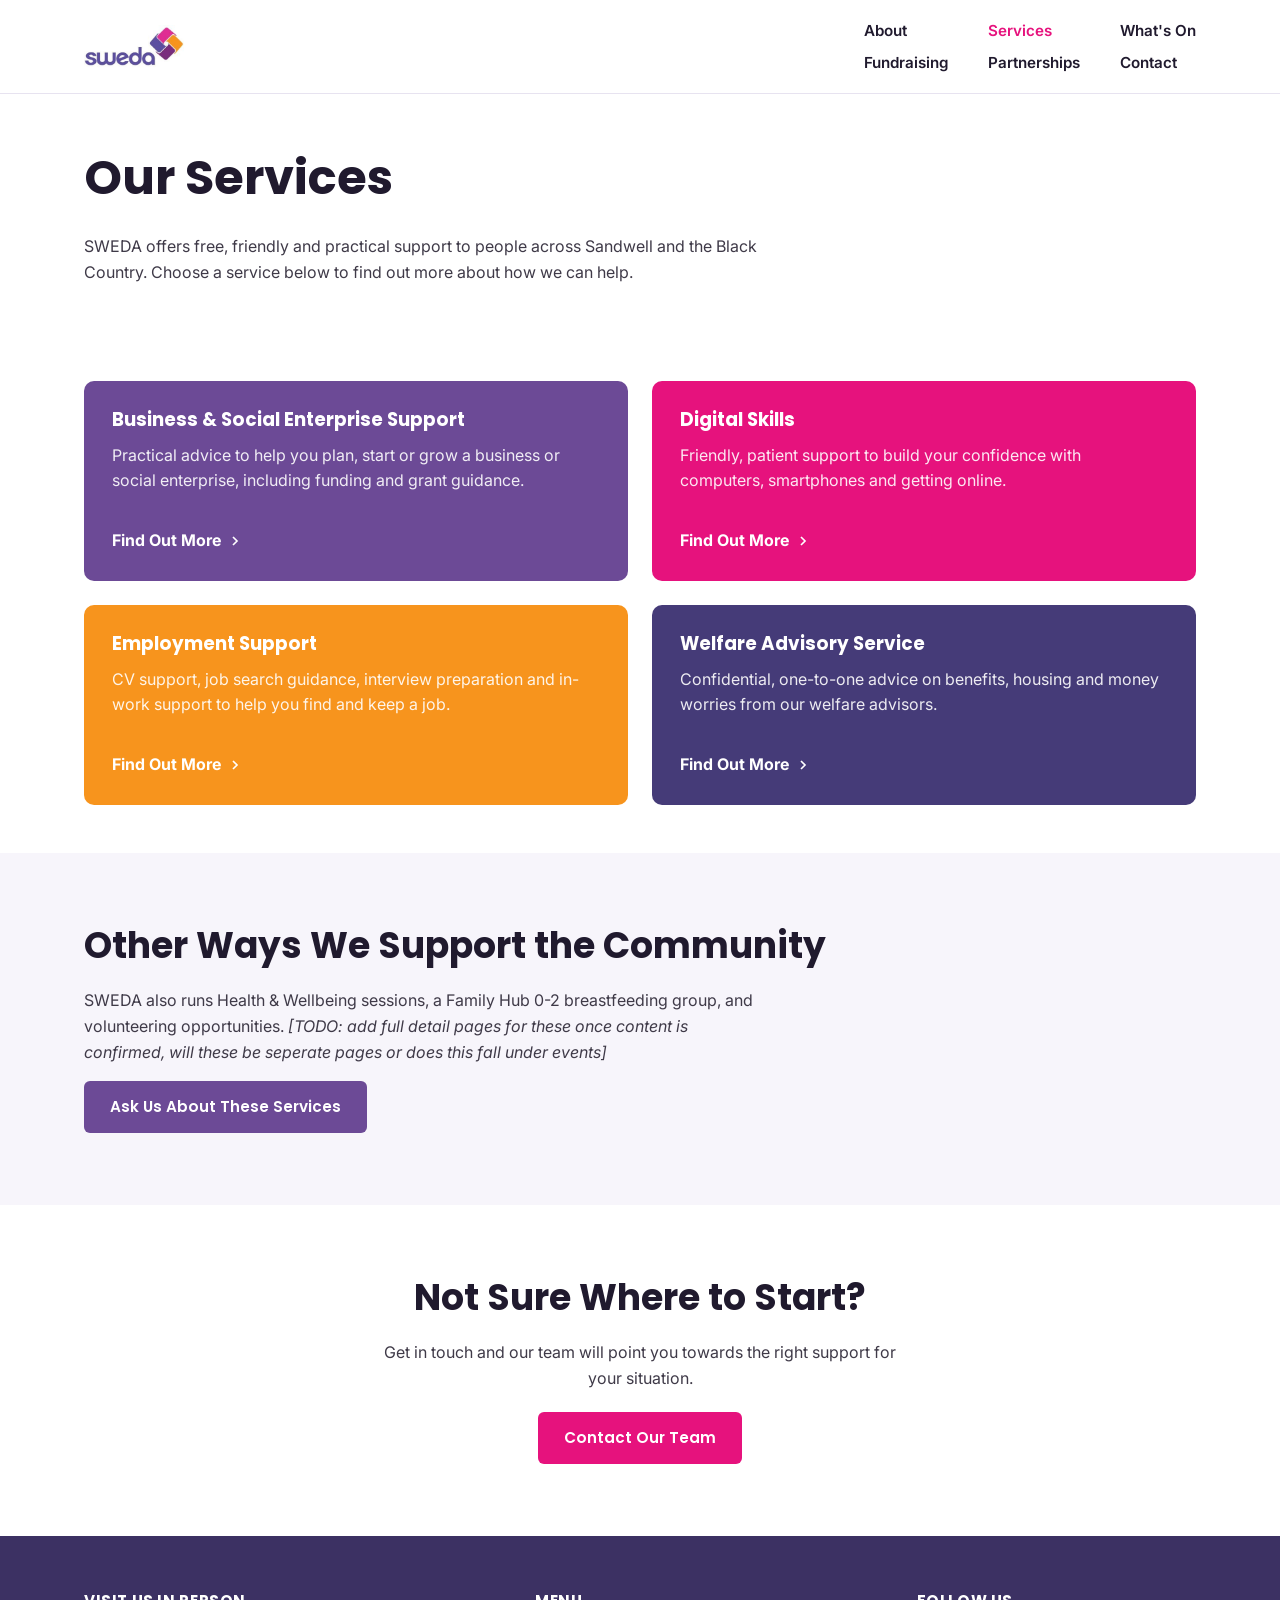
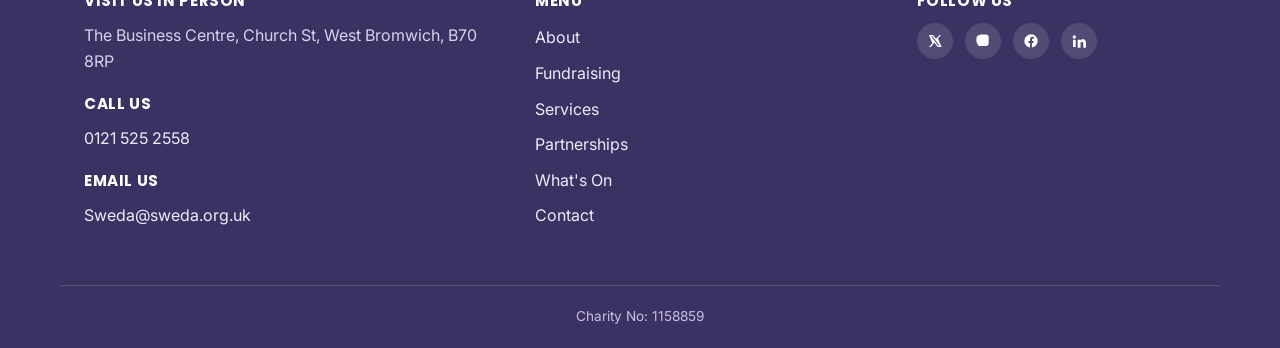
<file: services.html>
<!DOCTYPE html>
<html lang="en">
<head>
<meta charset="UTF-8">
<meta name="viewport" content="width=device-width, initial-scale=1.0">
<title>Services | SWEDA</title>
<meta name="description" content="Explore SWEDA's free services: business support, digital skills, employment support and welfare advice for people across Sandwell and the Black Country.">
<link rel="preconnect" href="https://fonts.googleapis.com">
<link href="https://fonts.googleapis.com/css2?family=Poppins:wght@600;700&family=Inter:wght@400;500;600;700&display=swap" rel="stylesheet">
<link rel="stylesheet" href="styles.css">
</head>
<body>
<a class="skip-link" href="#main">Skip to content</a>

<!-- ================= HEADER ================= -->
<header class="site-header">
  <div class="container header-inner">
 <a href="index.html" class="logo">
      <img class="logo-mark" src="cropped-sweda-logo2-e1705496806378.jpg" alt="SWEDA Logo">
    </a>

    <nav class="main-nav" id="main-nav" aria-label="Primary">
      <ul class="nav-col">
        <li><a href="about.html">About</a></li>
        <li><a href="fundraising.html">Fundraising</a></li>
      </ul>
      <ul class="nav-col">
        <li><a href="services.html" aria-current="page">Services</a></li>
        <li><a href="partnerships.html">Partnerships</a></li>
      </ul>
      <ul class="nav-col">
        <li><a href="whats-on.html">What's On</a></li>
        <li><a href="contact.html">Contact</a></li>
      </ul>
    </nav>

    <button class="nav-toggle" id="nav-toggle" aria-label="Toggle menu" aria-expanded="false" aria-controls="main-nav">
      <span></span><span></span><span></span>
    </button>
  </div>
</header>

<main id="main">

  <!-- ================= INTRO ================= -->
  <section class="hero" id="services-container">
    <div class="container" >
      <h1>Our Services</h1>
      <p style="max-width:680px;">SWEDA offers free, friendly and practical support to people across Sandwell and the Black Country. Choose a service below to find out more about how we can help.</p>
    </div>
  </section>

  <!-- ================= SERVICE CARDS ================= -->
  <section class="section-tight">
    <div class="container">
      <div class="service-cards">

        <div class="service-card card-purple">
          <h3>Business &amp; Social Enterprise Support</h3>
          <p>Practical advice to help you plan, start or grow a business or social enterprise, including funding and grant guidance.</p>
          <a href="business-support.html" class="text-link">Find Out More <svg viewBox="0 0 24 24" fill="none" stroke="currentColor" stroke-width="2.5"><path d="M9 6l6 6-6 6"/></svg></a>
        </div>

        <div class="service-card card-pink">
          <h3>Digital Skills</h3>
          <p>Friendly, patient support to build your confidence with computers, smartphones and getting online.</p>
          <a href="digital-skills.html" class="text-link">Find Out More <svg viewBox="0 0 24 24" fill="none" stroke="currentColor" stroke-width="2.5"><path d="M9 6l6 6-6 6"/></svg></a>
        </div>

        <div class="service-card card-orange">
          <h3>Employment Support</h3>
          <p>CV support, job search guidance, interview preparation and in-work support to help you find and keep a job.</p>
          <a href="employment-support.html" class="text-link">Find Out More <svg viewBox="0 0 24 24" fill="none" stroke="currentColor" stroke-width="2.5"><path d="M9 6l6 6-6 6"/></svg></a>
        </div>

        <div class="service-card card-indigo">
          <h3>Welfare Advisory Service</h3>
          <p>Confidential, one-to-one advice on benefits, housing and money worries from our welfare advisors.</p>
          <a href="welfare-advisory.html" class="text-link">Find Out More <svg viewBox="0 0 24 24" fill="none" stroke="currentColor" stroke-width="2.5"><path d="M9 6l6 6-6 6"/></svg></a>
        </div>

      </div>
    </div>
  </section>

  <!-- ================= OTHER SUPPORT (TODO) ================= -->
  <section class="section-soft">
    <div class="container">
      <h2>Other Ways We Support the Community</h2>
      <p style="max-width:680px;">SWEDA also runs Health &amp; Wellbeing sessions, a Family Hub 0-2 breastfeeding group, and volunteering opportunities. <em>[TODO: add full detail pages for these once content is confirmed, will these be seperate pages or does this fall under events]</em></p>
      <a href="contact.html" class="btn btn-purple">Ask Us About These Services</a>
    </div>
  </section>

  <!-- ================= CTA ================= -->
  <section>
    <div class="container" style="text-align:center;">
      <h2>Not Sure Where to Start?</h2>
      <p style="max-width:520px;margin:0 auto 20px;">Get in touch and our team will point you towards the right support for your situation.</p>
      <a href="contact.html" class="btn btn-pink">Contact Our Team</a>
    </div>
  </section>

</main>

<!-- ================= FOOTER ================= -->
<footer class="site-footer">
  <div class="container footer-grid">
    <div>
      <h4>Visit Us In Person</h4>
      <p>The Business Centre,
Church St,
West Bromwich,
B70 8RP</p>
      <h4 style="margin-top:20px;">Call Us</h4>
      <p><a href="tel:01215252558">0121 525 2558</a></p>
      <h4 style="margin-top:20px;">Email Us</h4>
      <p><a href="mailto:sweda@sweda.org.uk">Sweda@sweda.org.uk</a></p>
    </div>
    <div>
      <h4>Menu</h4>
      <ul class="footer-nav">
        <li><a href="about.html">About</a></li>
        <li><a href="fundraising.html">Fundraising</a></li>
        <li><a href="services.html">Services</a></li>
        <li><a href="partnerships.html">Partnerships</a></li>
        <li><a href="whats-on.html">What's On</a></li>
        <li><a href="contact.html">Contact</a></li>
      </ul>
    </div>
    <div>
      <h4>Follow Us</h4>
      <div class="footer-social">
        <a href="#" aria-label="X (Twitter)"><svg viewBox="0 0 24 24"><path d="M18.9 3H21l-4.6 5.3L22 21h-6.1l-4.8-6.3L5.5 21H3l5-5.7L3 3h6.2l4.3 5.7L18.9 3Zm-2.1 16h1.9L8.3 5H6.3l10.5 14Z"/></svg></a>
        <a href="#" aria-label="Instagram"><svg viewBox="0 0 24 24"><path d="M12 2.2c2.7 0 3 .01 4.1.06 1 .05 1.6.2 2 .35.5.2.9.4 1.3.8.4.4.6.8.8 1.3.15.4.3 1 .35 2 .05 1.1.06 1.4.06 4.1s-.01 3-.06 4.1c-.05 1-.2 1.6-.35 2-.2.5-.4.9-.8 1.3-.4.4-.8.6-1.3.8-.4.15-1 .3-2 .35-1.1.05-1.4.06-4.1.06s-3-.01-4.1-.06c-1-.05-1.6-.2-2-.35a3.5 3.5 0 0 1-1.3-.8 3.5 3.5 0 0 1-.8-1.3c-.15-.4-.3-1-.35-2C2.21 15 2.2 14.7 2.2 12s.01-3 .06-4.1c.05-1 .2-1.6.35-2 .2-.5.4-.9.8-1.3.4-.4.8-.6 1.3-.8.4-.15 1-.3 2-.35C7.8 2.21 8.1 2.2 12 2.2Z"/></svg></a>
        <a href="#" aria-label="Facebook"><svg viewBox="0 0 24 24"><path d="M22 12a10 10 0 1 0-11.5 9.9v-7H8v-2.9h2.5V9.7c0-2.5 1.5-3.9 3.7-3.9 1.1 0 2.2.2 2.2.2v2.5h-1.3c-1.2 0-1.6.8-1.6 1.6v1.9H16l-.4 2.9h-2.2v7A10 10 0 0 0 22 12Z"/></svg></a>
        <a href="#" aria-label="LinkedIn"><svg viewBox="0 0 24 24"><path d="M4.98 3.5a2.5 2.5 0 1 1 0 5 2.5 2.5 0 0 1 0-5ZM3 9.98h4v11H3v-11Zm7 0h3.8v1.5h.05c.53-1 1.83-2 3.77-2 4.03 0 4.78 2.65 4.78 6.1v6.4H18.4v-5.68c0-1.36-.02-3.1-1.9-3.1-1.9 0-2.2 1.48-2.2 3v5.78H10v-11Z"/></svg></a>
      </div>
    </div>
  </div>
  <div class="footer-bottom">Charity No: 1158859</div>
</footer>

<script src="script.js"></script>
</body>
</html>
</file>
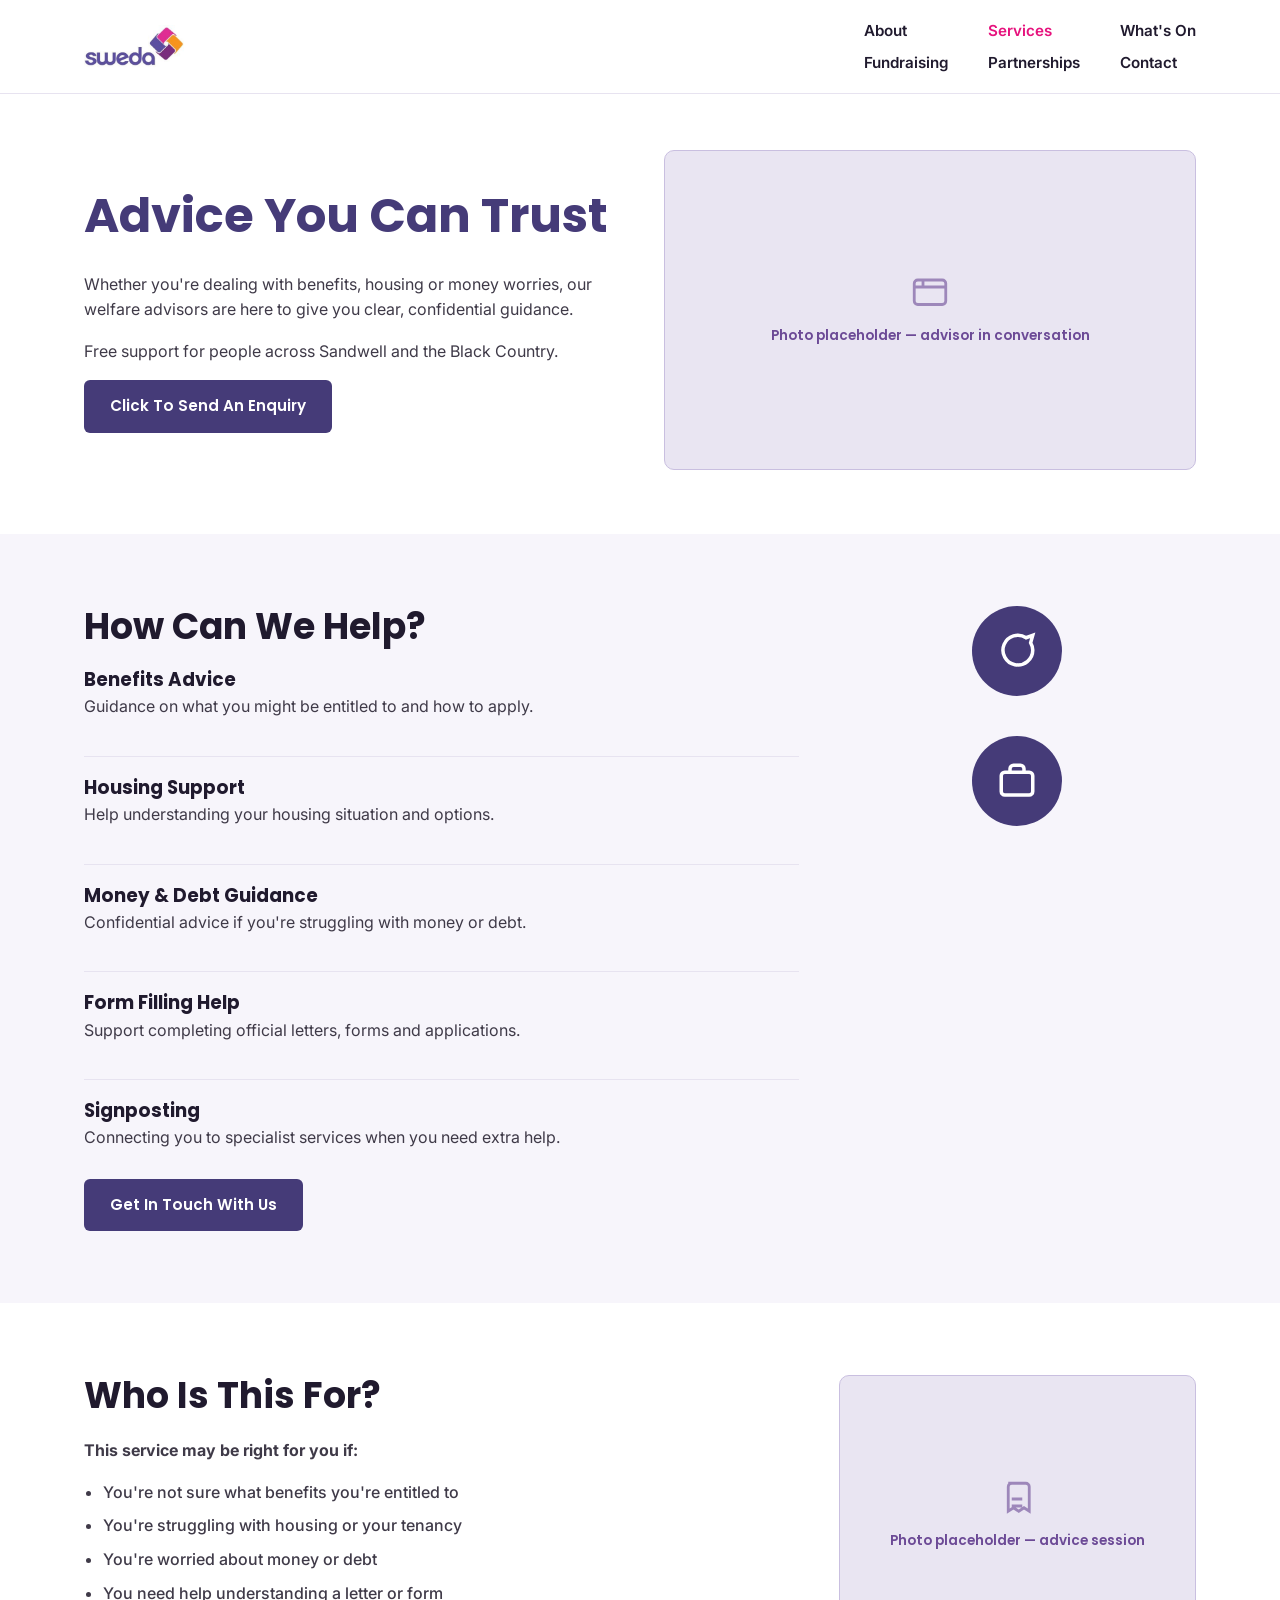
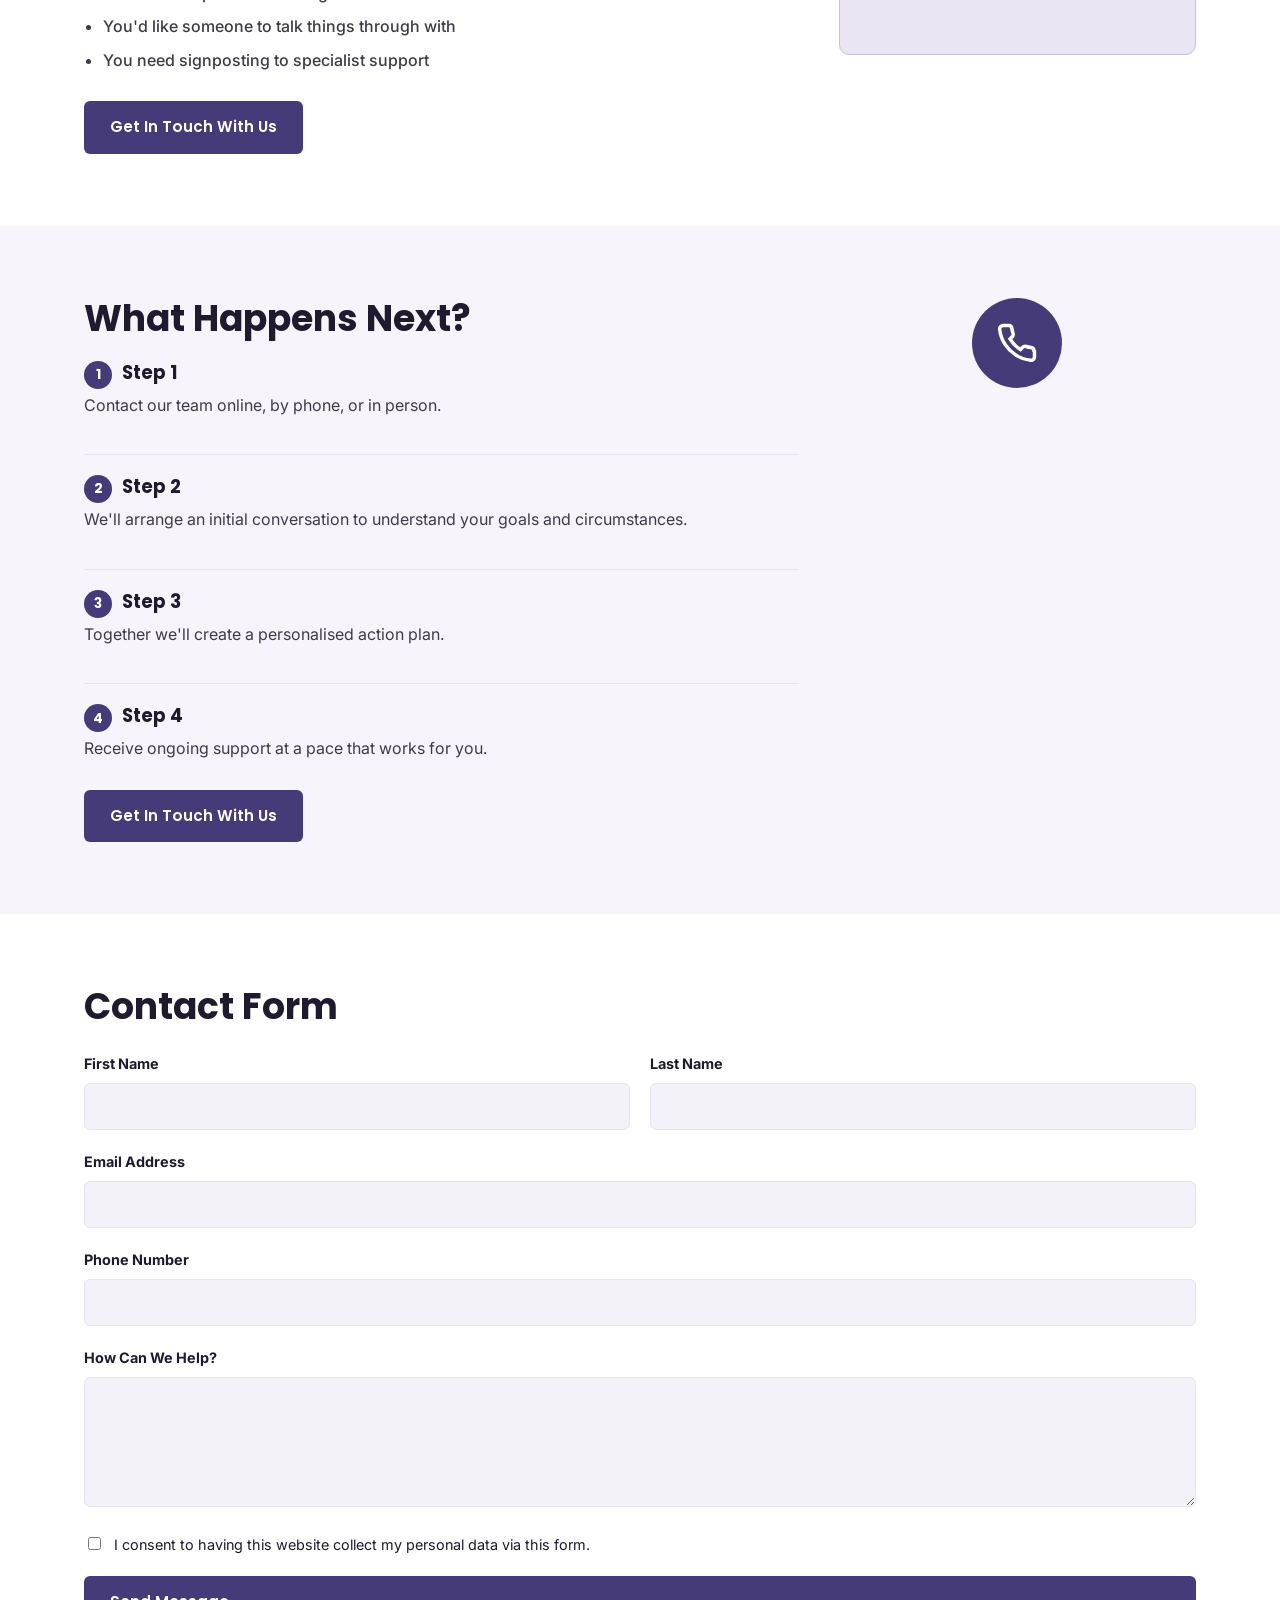
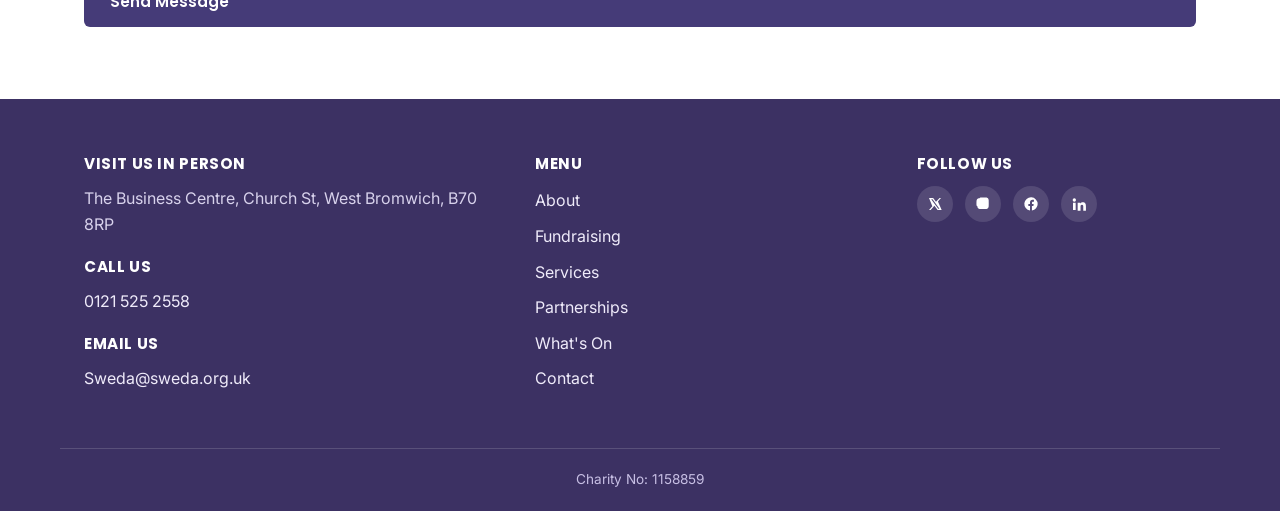
<file: welfare-advisory.html>
<!DOCTYPE html>
<html lang="en">
<head>
<meta charset="UTF-8">
<meta name="viewport" content="width=device-width, initial-scale=1.0">
<title>Welfare Advisory Service | SWEDA</title>
<meta name="description" content="Confidential welfare advice for people across Sandwell and the Black Country — benefits, housing and money worries.">
<link rel="preconnect" href="https://fonts.googleapis.com">
<link href="https://fonts.googleapis.com/css2?family=Poppins:wght@600;700&family=Inter:wght@400;500;600;700&display=swap" rel="stylesheet">
<link rel="stylesheet" href="styles.css">
</head>
<body>
<a class="skip-link" href="#main">Skip to content</a>

<!-- ================= HEADER ================= -->
<header class="site-header">
  <div class="container header-inner">
 <a href="index.html" class="logo">
      <img class="logo-mark" src="cropped-sweda-logo2-e1705496806378.jpg" alt="SWEDA Logo">
    </a>

    <nav class="main-nav" id="main-nav" aria-label="Primary">
      <ul class="nav-col">
        <li><a href="about.html">About</a></li>
        <li><a href="fundraising.html">Fundraising</a></li>
      </ul>
      <ul class="nav-col">
        <li><a href="services.html" aria-current="page">Services</a></li>
        <li><a href="partnerships.html">Partnerships</a></li>
      </ul>
      <ul class="nav-col">
        <li><a href="whats-on.html">What's On</a></li>
        <li><a href="contact.html">Contact</a></li>
      </ul>
    </nav>

    <button class="nav-toggle" id="nav-toggle" aria-label="Toggle menu" aria-expanded="false" aria-controls="main-nav">
      <span></span><span></span><span></span>
    </button>
  </div>
</header>

<main id="main">

  <!-- ================= HERO ================= -->
  <section class="hero">
    <div class="container service-hero-grid">
      <div>
        <h1 style="color:var(--indigo);">Advice You Can Trust</h1>
        <p>Whether you're dealing with benefits, housing or money worries, our welfare advisors are here to give you clear, confidential guidance.</p>
        <p>Free support for people across Sandwell and the Black Country.</p>
        <a href="contact.html" class="btn btn-indigo">Click To Send An Enquiry</a>
      </div>
      <div class="placeholder-img" style="min-height:320px;">
        <svg viewBox="0 0 24 24" fill="none" stroke="currentColor" stroke-width="1.6"><rect x="3" y="4" width="18" height="14" rx="2"/><path d="M3 8h18M8 4v4"/></svg>
        Photo placeholder — advisor in conversation
      </div>
    </div>
  </section>

  <!-- ================= HOW CAN WE HELP ================= -->
  <section class="section-soft">
    <div class="container help-grid">
      <div>
        <h2>How Can We Help?</h2>
        <ul class="help-list">
          <li>
            <h3>Benefits Advice</h3>
            <p>Guidance on what you might be entitled to and how to apply.</p>
          </li>
          <li>
            <h3>Housing Support</h3>
            <p>Help understanding your housing situation and options.</p>
          </li>
          <li>
            <h3>Money &amp; Debt Guidance</h3>
            <p>Confidential advice if you're struggling with money or debt.</p>
          </li>
          <li>
            <h3>Form Filling Help</h3>
            <p>Support completing official letters, forms and applications.</p>
          </li>
          <li>
            <h3>Signposting</h3>
            <p>Connecting you to specialist services when you need extra help.</p>
          </li>
        </ul>
        <a href="contact.html" class="btn btn-indigo">Get In Touch With Us</a>
      </div>
      <div class="icon-stack">
        <div class="icon-circle" style="background:var(--indigo);">
          <svg viewBox="0 0 24 24" fill="none" stroke="#fff" stroke-width="2"><path d="M21 11.5a8.5 8.5 0 1 1-3.8-7.1L21 3l-1.2 4.3A8.5 8.5 0 0 1 21 11.5Z"/></svg>
        </div>
        <div class="icon-circle" style="background:var(--indigo);">
          <svg viewBox="0 0 24 24" fill="none" stroke="#fff" stroke-width="2"><rect x="3" y="7" width="18" height="13" rx="2"/><path d="M8 7V5a2 2 0 0 1 2-2h4a2 2 0 0 1 2 2v2"/></svg>
        </div>
      </div>
    </div>
  </section>

  <!-- ================= WHO IS THIS FOR ================= -->
  <section>
    <div class="container who-grid">
      <div>
        <h2>Who Is This For?</h2>
        <p><strong>This service may be right for you if:</strong></p>
        <ul class="who-list">
          <li>You're not sure what benefits you're entitled to</li>
          <li>You're struggling with housing or your tenancy</li>
          <li>You're worried about money or debt</li>
          <li>You need help understanding a letter or form</li>
          <li>You'd like someone to talk things through with</li>
          <li>You need signposting to specialist support</li>
        </ul>
        <a href="contact.html" class="btn btn-indigo">Get In Touch With Us</a>
      </div>
      <div class="placeholder-img" style="min-height:280px;">
        <svg viewBox="0 0 24 24" fill="none" stroke="currentColor" stroke-width="1.6"><path d="M9 12h6M9 16h6M7 3h10a2 2 0 0 1 2 2v14l-3-2-3 2-3-2-3 2V5a2 2 0 0 1 2-2Z"/></svg>
        Photo placeholder — advice session
      </div>
    </div>
  </section>

  <!-- ================= WHAT HAPPENS NEXT ================= -->
  <section class="section-soft">
    <div class="container next-grid">
      <div>
        <h2>What Happens Next?</h2>
        <ul class="next-steps">
          <li>
            <h3><span class="step-number" style="background:var(--indigo);">1</span>Step 1</h3>
            <p>Contact our team online, by phone, or in person.</p>
          </li>
          <li>
            <h3><span class="step-number" style="background:var(--indigo);">2</span>Step 2</h3>
            <p>We'll arrange an initial conversation to understand your goals and circumstances.</p>
          </li>
          <li>
            <h3><span class="step-number" style="background:var(--indigo);">3</span>Step 3</h3>
            <p>Together we'll create a personalised action plan.</p>
          </li>
          <li>
            <h3><span class="step-number" style="background:var(--indigo);">4</span>Step 4</h3>
            <p>Receive ongoing support at a pace that works for you.</p>
          </li>
        </ul>
        <a href="contact.html" class="btn btn-indigo">Get In Touch With Us</a>
      </div>
      <div class="icon-stack">
        <div class="icon-circle" style="background:var(--indigo);">
          <svg viewBox="0 0 24 24" fill="none" stroke="#fff" stroke-width="2"><path d="M22 16.9v3a2 2 0 0 1-2.2 2 19.8 19.8 0 0 1-8.6-3.1 19.5 19.5 0 0 1-6-6A19.8 19.8 0 0 1 2.1 4.2 2 2 0 0 1 4.1 2h3a2 2 0 0 1 2 1.7c.1.9.3 1.8.6 2.7a2 2 0 0 1-.5 2.1L8 9.7a16 16 0 0 0 6 6l1.2-1.2a2 2 0 0 1 2.1-.5c.9.3 1.8.5 2.7.6a2 2 0 0 1 1.7 2Z"/></svg>
        </div>
      </div>
    </div>
  </section>

  <!-- ================= CONTACT FORM ================= -->
  <section>
    <div class="container">
      <h2>Contact Form</h2>
      <form class="contact-form" novalidate>
        <div class="form-grid">
          <div class="form-field">
            <label for="fname">First Name</label>
            <input type="text" id="fname" name="fname" required>
          </div>
          <div class="form-field">
            <label for="lname">Last Name</label>
            <input type="text" id="lname" name="lname" required>
          </div>
          <div class="form-field full">
            <label for="email">Email Address</label>
            <input type="email" id="email" name="email" required>
          </div>
          <div class="form-field full">
            <label for="phone">Phone Number</label>
            <input type="tel" id="phone" name="phone">
          </div>
          <div class="form-field full">
            <label for="message">How Can We Help?</label>
            <textarea id="message" name="message" required></textarea>
          </div>
          <div class="form-field full">
            <div class="consent-row">
              <input type="checkbox" id="consent" name="consent" required>
              <label for="consent" style="font-weight:400;">I consent to having this website collect my personal data via this form.</label>
            </div>
          </div>
          <div class="form-field full">
            <button type="submit" class="btn btn-indigo">Send Message</button>
            <div class="form-status" role="alert"></div>
          </div>
        </div>
      </form>
    </div>
  </section>

</main>

<!-- ================= FOOTER ================= -->
<footer class="site-footer">
  <div class="container footer-grid">
    <div>
      <h4>Visit Us In Person</h4>
      <p>The Business Centre,
Church St,
West Bromwich,
B70 8RP</p>
      <h4 style="margin-top:20px;">Call Us</h4>
      <p><a href="tel:01215252558">0121 525 2558</a></p>
      <h4 style="margin-top:20px;">Email Us</h4>
      <p><a href="mailto:sweda@sweda.org.uk">Sweda@sweda.org.uk</a></p>
    </div>
    <div>
      <h4>Menu</h4>
      <ul class="footer-nav">
        <li><a href="about.html">About</a></li>
        <li><a href="fundraising.html">Fundraising</a></li>
        <li><a href="services.html">Services</a></li>
        <li><a href="partnerships.html">Partnerships</a></li>
        <li><a href="whats-on.html">What's On</a></li>
        <li><a href="contact.html">Contact</a></li>
      </ul>
    </div>
    <div>
      <h4>Follow Us</h4>
      <div class="footer-social">
        <a href="#" aria-label="X (Twitter)"><svg viewBox="0 0 24 24"><path d="M18.9 3H21l-4.6 5.3L22 21h-6.1l-4.8-6.3L5.5 21H3l5-5.7L3 3h6.2l4.3 5.7L18.9 3Zm-2.1 16h1.9L8.3 5H6.3l10.5 14Z"/></svg></a>
        <a href="#" aria-label="Instagram"><svg viewBox="0 0 24 24"><path d="M12 2.2c2.7 0 3 .01 4.1.06 1 .05 1.6.2 2 .35.5.2.9.4 1.3.8.4.4.6.8.8 1.3.15.4.3 1 .35 2 .05 1.1.06 1.4.06 4.1s-.01 3-.06 4.1c-.05 1-.2 1.6-.35 2-.2.5-.4.9-.8 1.3-.4.4-.8.6-1.3.8-.4.15-1 .3-2 .35-1.1.05-1.4.06-4.1.06s-3-.01-4.1-.06c-1-.05-1.6-.2-2-.35a3.5 3.5 0 0 1-1.3-.8 3.5 3.5 0 0 1-.8-1.3c-.15-.4-.3-1-.35-2C2.21 15 2.2 14.7 2.2 12s.01-3 .06-4.1c.05-1 .2-1.6.35-2 .2-.5.4-.9.8-1.3.4-.4.8-.6 1.3-.8.4-.15 1-.3 2-.35C7.8 2.21 8.1 2.2 12 2.2Z"/></svg></a>
        <a href="#" aria-label="Facebook"><svg viewBox="0 0 24 24"><path d="M22 12a10 10 0 1 0-11.5 9.9v-7H8v-2.9h2.5V9.7c0-2.5 1.5-3.9 3.7-3.9 1.1 0 2.2.2 2.2.2v2.5h-1.3c-1.2 0-1.6.8-1.6 1.6v1.9H16l-.4 2.9h-2.2v7A10 10 0 0 0 22 12Z"/></svg></a>
        <a href="#" aria-label="LinkedIn"><svg viewBox="0 0 24 24"><path d="M4.98 3.5a2.5 2.5 0 1 1 0 5 2.5 2.5 0 0 1 0-5ZM3 9.98h4v11H3v-11Zm7 0h3.8v1.5h.05c.53-1 1.83-2 3.77-2 4.03 0 4.78 2.65 4.78 6.1v6.4H18.4v-5.68c0-1.36-.02-3.1-1.9-3.1-1.9 0-2.2 1.48-2.2 3v5.78H10v-11Z"/></svg></a>
      </div>
    </div>
  </div>
  <div class="footer-bottom">Charity No: 1158859</div>
</footer>

<script src="script.js"></script>
</body>
</html>
</file>
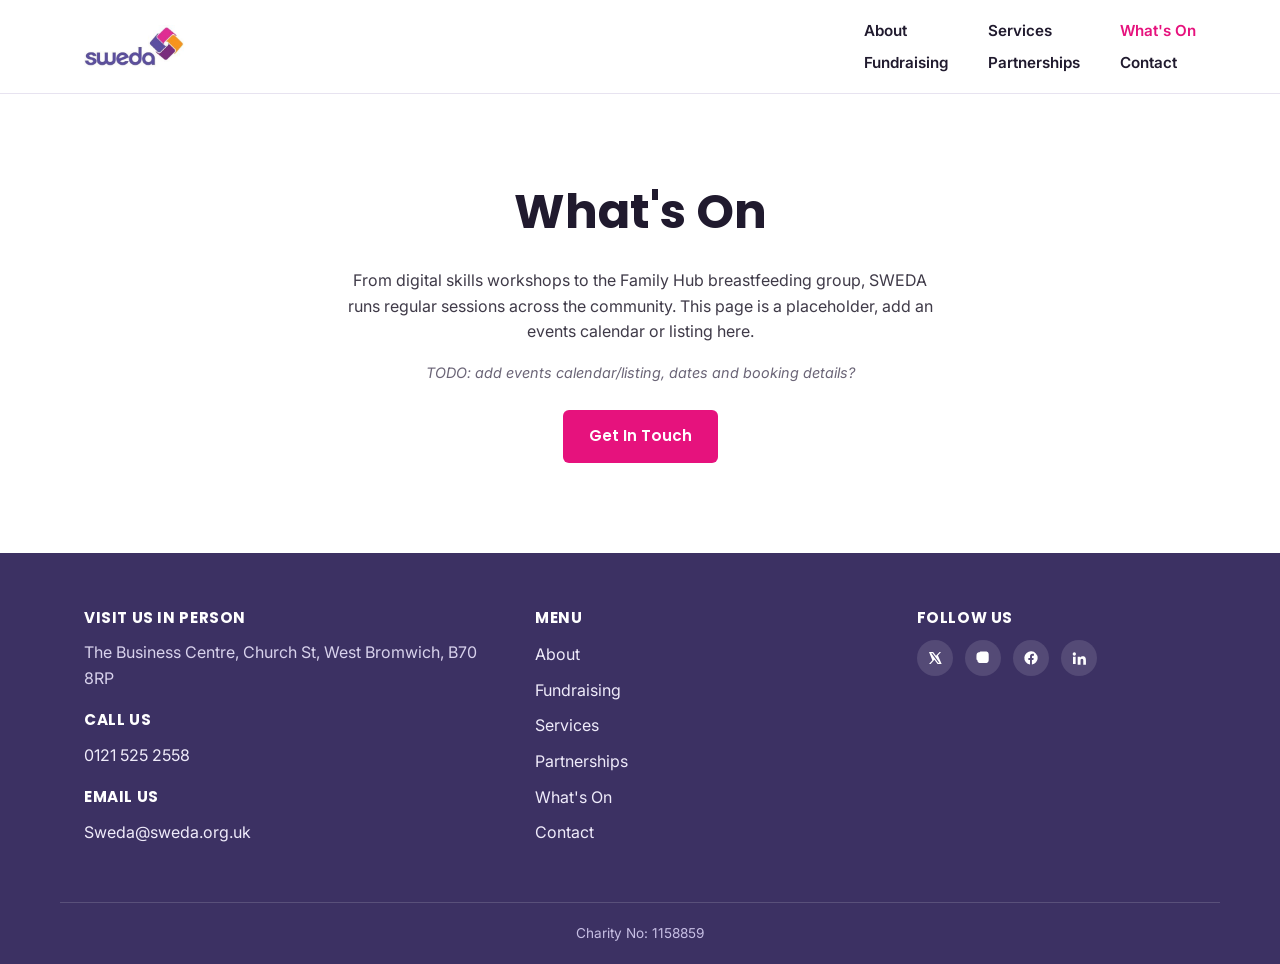
<file: whats-on.html>
<!DOCTYPE html>
<html lang="en">
<head>
<meta charset="UTF-8">
<meta name="viewport" content="width=device-width, initial-scale=1.0">
<title>What's On | SWEDA</title>
<meta name="description" content="See upcoming SWEDA workshops, courses and community events in West Bromwich and the Black Country.">
<link rel="preconnect" href="https://fonts.googleapis.com">
<link href="https://fonts.googleapis.com/css2?family=Poppins:wght@600;700&family=Inter:wght@400;500;600;700&display=swap" rel="stylesheet">
<link rel="stylesheet" href="styles.css">
</head>
<body>
<a class="skip-link" href="#main">Skip to content</a>

<!-- ================= HEADER ================= -->
<header class="site-header">
  <div class="container header-inner">
 <a href="index.html" class="logo">
      <img class="logo-mark" src="cropped-sweda-logo2-e1705496806378.jpg" alt="SWEDA Logo">
    </a>

    <nav class="main-nav" id="main-nav" aria-label="Primary">
      <ul class="nav-col">
        <li><a href="about.html">About</a></li>
        <li><a href="fundraising.html">Fundraising</a></li>
      </ul>
      <ul class="nav-col">
        <li><a href="services.html">Services</a></li>
        <li><a href="partnerships.html">Partnerships</a></li>
      </ul>
      <ul class="nav-col">
        <li><a href="whats-on.html" aria-current="page">What's On</a></li>
        <li><a href="contact.html">Contact</a></li>
      </ul>
    </nav>

    <button class="nav-toggle" id="nav-toggle" aria-label="Toggle menu" aria-expanded="false" aria-controls="main-nav">
      <span></span><span></span><span></span>
    </button>
  </div>
</header>

<main id="main">

  <section class="todo-page">
    <div class="container" style="max-width:640px;">
      <h1>What's On</h1>
      <p>From digital skills workshops to the Family Hub breastfeeding group, SWEDA runs regular sessions across the community. This page is a placeholder, add an events calendar or listing here.</p>
      <p style="color:var(--muted);font-size:0.9rem;"><em>TODO: add events calendar/listing, dates and booking details?</em></p>
      <a href="contact.html" class="btn btn-pink" style="margin-top:12px;">Get In Touch</a>
    </div>
  </section>

</main>

<!-- ================= FOOTER ================= -->
<footer class="site-footer">
  <div class="container footer-grid">
    <div>
      <h4>Visit Us In Person</h4>
      <p>The Business Centre,
Church St,
West Bromwich,
B70 8RP</p>
      <h4 style="margin-top:20px;">Call Us</h4>
      <p><a href="tel:01215252558">0121 525 2558</a></p>
      <h4 style="margin-top:20px;">Email Us</h4>
      <p><a href="mailto:sweda@sweda.org.uk">Sweda@sweda.org.uk</a></p>
    </div>
    <div>
      <h4>Menu</h4>
      <ul class="footer-nav">
        <li><a href="about.html">About</a></li>
        <li><a href="fundraising.html">Fundraising</a></li>
        <li><a href="services.html">Services</a></li>
        <li><a href="partnerships.html">Partnerships</a></li>
        <li><a href="whats-on.html">What's On</a></li>
        <li><a href="contact.html">Contact</a></li>
      </ul>
    </div>
    <div>
      <h4>Follow Us</h4>
      <div class="footer-social">
        <a href="#" aria-label="X (Twitter)"><svg viewBox="0 0 24 24"><path d="M18.9 3H21l-4.6 5.3L22 21h-6.1l-4.8-6.3L5.5 21H3l5-5.7L3 3h6.2l4.3 5.7L18.9 3Zm-2.1 16h1.9L8.3 5H6.3l10.5 14Z"/></svg></a>
        <a href="#" aria-label="Instagram"><svg viewBox="0 0 24 24"><path d="M12 2.2c2.7 0 3 .01 4.1.06 1 .05 1.6.2 2 .35.5.2.9.4 1.3.8.4.4.6.8.8 1.3.15.4.3 1 .35 2 .05 1.1.06 1.4.06 4.1s-.01 3-.06 4.1c-.05 1-.2 1.6-.35 2-.2.5-.4.9-.8 1.3-.4.4-.8.6-1.3.8-.4.15-1 .3-2 .35-1.1.05-1.4.06-4.1.06s-3-.01-4.1-.06c-1-.05-1.6-.2-2-.35a3.5 3.5 0 0 1-1.3-.8 3.5 3.5 0 0 1-.8-1.3c-.15-.4-.3-1-.35-2C2.21 15 2.2 14.7 2.2 12s.01-3 .06-4.1c.05-1 .2-1.6.35-2 .2-.5.4-.9.8-1.3.4-.4.8-.6 1.3-.8.4-.15 1-.3 2-.35C7.8 2.21 8.1 2.2 12 2.2Z"/></svg></a>
        <a href="#" aria-label="Facebook"><svg viewBox="0 0 24 24"><path d="M22 12a10 10 0 1 0-11.5 9.9v-7H8v-2.9h2.5V9.7c0-2.5 1.5-3.9 3.7-3.9 1.1 0 2.2.2 2.2.2v2.5h-1.3c-1.2 0-1.6.8-1.6 1.6v1.9H16l-.4 2.9h-2.2v7A10 10 0 0 0 22 12Z"/></svg></a>
        <a href="#" aria-label="LinkedIn"><svg viewBox="0 0 24 24"><path d="M4.98 3.5a2.5 2.5 0 1 1 0 5 2.5 2.5 0 0 1 0-5ZM3 9.98h4v11H3v-11Zm7 0h3.8v1.5h.05c.53-1 1.83-2 3.77-2 4.03 0 4.78 2.65 4.78 6.1v6.4H18.4v-5.68c0-1.36-.02-3.1-1.9-3.1-1.9 0-2.2 1.48-2.2 3v5.78H10v-11Z"/></svg></a>
      </div>
    </div>
  </div>
  <div class="footer-bottom">Charity No: 1158859</div>
</footer>

<script src="script.js"></script>
</body>
</html>
</file>
<file: styles.css>
/* =========================================================
   SWEDA prototype — shared stylesheet
   Brand colours pulled from the supplied design screenshots.
   Adjust the variables below to match final brand guidelines.
   ========================================================= */

:root {
  /* Brand palette */
  --purple: #6C4A96;        /* Business Support / general accent */
  --purple-dark: #3C3163;   /* Footer / deep accent */
  --indigo: #453B78;        /* Welfare Advisory / secondary accordions */
  --pink: #E6127D;          /* Digital Skills / primary CTA */
  --orange: #F7941D;        /* Employment Support */
  --gold: #F2C230;          /* Logo accent only */

  /* Neutrals */
  --ink: #201A2E;
  --body-text: #3F3A48;
  --muted: #6B6577;
  --bg: #FFFFFF;
  --bg-soft: #F7F5FB;
  --border: #E7E3F0;
  --placeholder-bg: #E9E5F2;

  /* Type */
  --font-display: 'Poppins', 'Segoe UI', system-ui, sans-serif;
  --font-body: 'Inter', 'Segoe UI', system-ui, sans-serif;

  /* Layout */
  --container: 1160px;
  --radius: 10px;
  --radius-sm: 6px;
}

* { box-sizing: border-box; }
html { scroll-behavior: smooth; }

body {
  margin: 0;
  font-family: var(--font-body);
  color: var(--body-text);
  background: var(--bg);
  line-height: 1.6;
  -webkit-font-smoothing: antialiased;
}

img { max-width: 100%; display: block; }

h1, h2, h3, h4 {
  font-family: var(--font-display);
  color: var(--ink);
  line-height: 1.15;
  margin: 0 0 0.6em;
  font-weight: 700;
}

h1 { font-size: clamp(2rem, 4.2vw, 3rem); }
h2 { font-size: clamp(1.6rem, 3vw, 2.25rem); }
h3 { font-size: 1.15rem; }

p { margin: 0 0 1em; }

a { color: var(--purple); text-decoration: none; }
a:hover { text-decoration: underline; }

ul { padding-left: 1.2em; }

.container {
  max-width: var(--container);
  margin: 0 auto;
  padding: 0 24px;
}

#services-container {
  padding-bottom: 0px;
}

section { padding: 72px 0; }
.section-soft { background: var(--bg-soft); }
.section-soft-nobg { background: none; }
.section-tight { padding: 48px 0; }

/* Skip link for accessibility */
.skip-link {
  position: absolute;
  left: -999px;
  top: auto;
  background: var(--ink);
  color: #fff;
  padding: 10px 16px;
  border-radius: var(--radius-sm);
  z-index: 1000;
}
.skip-link:focus {
  left: 16px;
  top: 16px;
}

/* Focus visibility */
a:focus-visible,
button:focus-visible,
input:focus-visible,
textarea:focus-visible,
summary:focus-visible {
  outline: 3px solid var(--orange);
  outline-offset: 2px;
}

/* =========================================================
   Buttons
   ========================================================= */
.btn {
  display: inline-flex;
  align-items: center;
  gap: 8px;
  font-family: var(--font-display);
  font-weight: 600;
  font-size: 0.95rem;
  padding: 14px 26px;
  border-radius: var(--radius-sm);
  border: none;
  cursor: pointer;
  color: #fff;
  text-align: center;
  transition: transform 0.15s ease, box-shadow 0.15s ease, opacity 0.15s ease;
}
.btn:hover { opacity: 0.92; text-decoration: none; transform: translateY(-1px); }
.btn:active { transform: translateY(0); }

.btn-pink   { background: var(--pink); }
.btn-orange { background: var(--orange); }
.btn-purple { background: var(--purple); }
.btn-indigo { background: var(--indigo); }
.btn-block  { width: 100%; justify-content: center; }

.btn-outline {
  background: transparent;
  border: 2px solid currentColor;
  color: var(--ink);
}

.text-link {
  display: inline-flex;
  align-items: center;
  gap: 6px;
  font-weight: 700;
  color: var(--pink);
}
.text-link svg { width: 16px; height: 16px; }

/* Service pill buttons on homepage hero */
.pill-stack { display: flex; flex-direction: column; gap: 14px; margin-top: 22px; }
.pill-btn {
  display: block;
  text-align: center;
  padding: 16px 20px;
  border-radius: var(--radius-sm);
  color: #fff;
  font-family: var(--font-display);
  font-weight: 600;
  font-size: 1.05rem;
}
.pill-btn:hover { text-decoration: none; opacity: 0.92; }

/* =========================================================
   Header / Nav
   ========================================================= */
.site-header {
  border-bottom: 1px solid var(--border);
  background: #fff;
  position: sticky;
  top: 0;
  z-index: 500;
}

.header-inner {
  display: flex;
  align-items: center;
  justify-content: space-between;
  padding-top: 18px;
  padding-bottom: 18px;
}

.logo {
  display: flex;
  align-items: center;
  gap: 10px;
  font-family: var(--font-display);
  font-weight: 700;
  font-size: 1.5rem;
  color: var(--purple);
}
.logo:hover { text-decoration: none; }
.logo-mark { 
  flex-shrink: 0; 
  width: 100px;}

.main-nav {
  display: flex;
  gap: 40px;
}
.nav-col {
  list-style: none;
  margin: 0;
  padding: 0;
  display: flex;
  flex-direction: column;
  gap: 6px;
}
.nav-col a {
  color: var(--ink);
  font-weight: 600;
  font-size: 0.95rem;
}
.nav-col a[aria-current="page"] {
  color: var(--pink);
}

.nav-toggle {
  display: none;
  flex-direction: column;
  justify-content: center;
  gap: 5px;
  width: 40px;
  height: 40px;
  background: transparent;
  border: 1px solid var(--border);
  border-radius: var(--radius-sm);
  cursor: pointer;
}
.nav-toggle span {
  display: block;
  height: 2px;
  width: 20px;
  margin: 0 auto;
  background: var(--ink);
  transition: transform 0.2s ease, opacity 0.2s ease;
}
.nav-toggle[aria-expanded="true"] span:nth-child(1) { transform: translateY(7px) rotate(45deg); }
.nav-toggle[aria-expanded="true"] span:nth-child(2) { opacity: 0; }
.nav-toggle[aria-expanded="true"] span:nth-child(3) { transform: translateY(-7px) rotate(-45deg); }

/* =========================================================
   Hero
   ========================================================= */
.hero {
  padding: 56px 0 64px;
}
.hero-grid {
  display: grid;
  grid-template-columns: 1.1fr 0.9fr;
  gap: 48px;
  align-items: start;
}
.hero-eyebrow {
  font-weight: 700;
  color: var(--orange);
  text-transform: uppercase;
  letter-spacing: 0.06em;
  font-size: 0.85rem;
}
.hero-contact {
  margin: 18px 0 26px;
  font-weight: 700;
  color: var(--ink);
}
.hero-contact a { color: var(--ink); }
.social-row {
  display: flex;
  justify-content: center;
  gap: 14px;
  margin-bottom: 18px;
}
.social-row a {
  width: 38px;
  height: 38px;
  display: flex;
  align-items: center;
  justify-content: center;
  border-radius: 50%;
  background: var(--purple);
  color: #fff;
}
.social-row svg { width: 18px; height: 18px; fill: #fff; }

.hero-image-simple {
  border-radius: var(--radius);
  overflow: hidden;
}

/* Generic placeholder block used everywhere a real photo will go */
.placeholder-img {
  background: var(--placeholder-bg);
  border: 1.5px solid #C9BFE0;
  border-radius: var(--radius);
  display: flex;
  align-items: center;
  justify-content: center;
  flex-direction: column;
  gap: 10px;
  color: var(--purple);
  font-family: var(--font-display);
  font-weight: 600;
  font-size: 0.85rem;
  text-align: center;
  min-height: 260px;
}
.placeholder-img img { 
  max-width: 100%; 
  height: auto; 
  object-fit: cover;
  border-radius: var(--radius);
}

.placeholder-img svg { width: 42px; height: 42px; opacity: 0.6; }

/* =========================================================
   Stats
   ========================================================= */
.stats-grid {
  display: grid;
  grid-template-columns: repeat(4, 1fr);
  gap: 24px;
  margin-top: 12px;
}
.stat-num {
  font-family: var(--font-display);
  font-weight: 700;
  font-size: 2.4rem;
  line-height: 1;
  margin-bottom: 6px;
}
.stat-label {
  font-size: 0.9rem;
  color: var(--muted);
  font-weight: 600;
}
.stat--purple .stat-num { color: var(--purple); }
.stat--orange .stat-num { color: var(--orange); }
.stat--indigo .stat-num { color: var(--indigo); }
.stat--pink   .stat-num { color: var(--pink); }

/* =========================================================
   Checklist
   ========================================================= */
.checklist { list-style: none; padding: 0; margin: 20px 0; }
.checklist li {
  display: flex;
  align-items: flex-start;
  gap: 10px;
  font-weight: 700;
  color: var(--ink);
  margin-bottom: 10px;
}
.checklist svg {
  flex-shrink: 0;
  width: 20px;
  height: 20px;
  margin-top: 2px;
  color: var(--pink);
}

/* =========================================================
   Accordion (native details/summary)
   ========================================================= */
.accordion { display: flex; flex-direction: column; gap: 12px; margin-top: 28px; }
.accordion-item {
  border-radius: var(--radius-sm);
  overflow: hidden;
  border: none;
}
.accordion-item summary {
  list-style: none;
  cursor: pointer;
  padding: 20px 24px;
  font-family: var(--font-display);
  font-weight: 700;
  font-size: 1.05rem;
  color: #fff;
  display: flex;
  align-items: center;
  justify-content: space-between;
  background: var(--purple);
}
.accordion-item summary::-webkit-details-marker { display: none; }
.accordion-item summary::after {
  content: '';
  width: 12px;
  height: 12px;
  border-right: 2.5px solid #fff;
  border-bottom: 2.5px solid #fff;
  transform: rotate(45deg);
  transition: transform 0.2s ease;
  flex-shrink: 0;
}
.accordion-item[open] summary::after { transform: rotate(-135deg); }

.accordion-item.acc-pink summary   { background: var(--pink); }
.accordion-item.acc-orange summary { background: var(--orange); }
.accordion-item.acc-indigo summary { background: var(--indigo); }

.accordion-body {
  padding: 28px 24px;
  background: #fff;
  border: 1px solid var(--border);
  border-top: none;
  display: grid;
  grid-template-columns: 1.3fr 0.7fr;
  gap: 24px;
  align-items: center;
}
.accordion-body p { margin-bottom: 14px; }

/* =========================================================
   Success stories / testimonial carousel
   ========================================================= */
.story-card {
  background: var(--bg-soft);
  border-radius: var(--radius);
  padding: 32px;
  margin-top: 24px;
}
.story-controls {
  display: flex;
  align-items: center;
  gap: 18px;
  margin-top: 18px;
}
.story-controls button {
  width: 36px;
  height: 36px;
  border-radius: 50%;
  border: 1px solid var(--border);
  background: #fff;
  cursor: pointer;
  display: flex;
  align-items: center;
  justify-content: center;
}
.story-controls button svg { width: 16px; height: 16px; }
.story-dots { font-size: 0.85rem; color: var(--muted); }

/* =========================================================
   Logo strip (funders)
   ========================================================= */
.logo-strip {
  display: flex;
  flex-wrap: wrap;
  gap: 40px;
  align-items: center;
  margin-top: 24px;
}
/* .funder-logo {
  height: 60px;
  min-width: 140px;
  padding: 0 18px;
  display: flex;
  align-items: center;
  justify-content: center;
  border: 1px dashed var(--border);
  border-radius: var(--radius-sm);
  color: var(--muted);
  font-weight: 600;
  font-size: 0.85rem;
  text-align: center;
} */

/* =========================================================
   Forms
   ========================================================= */
.form-grid {
  display: grid;
  grid-template-columns: 1fr 1fr;
  gap: 20px;
  margin-top: 24px;
}
.form-field { display: flex; flex-direction: column; gap: 8px; }
.form-field.full { grid-column: 1 / -1; }
.form-field label { font-weight: 700; color: var(--ink); font-size: 0.9rem; }
.form-field input,
.form-field textarea {
  border: 1px solid var(--border);
  background: #F4F2F9;
  border-radius: var(--radius-sm);
  padding: 13px 14px;
  font-family: var(--font-body);
  font-size: 0.95rem;
  color: var(--ink);
}
.form-field textarea { min-height: 130px; resize: vertical; }
.form-field input:focus,
.form-field textarea:focus { background: #fff; }

.consent-row {
  display: flex;
  align-items: flex-start;
  gap: 10px;
  margin-top: 6px;
}
.consent-row input { margin-top: 4px; }

.form-status {
  margin-top: 16px;
  padding: 14px 16px;
  border-radius: var(--radius-sm);
  font-weight: 600;
  display: none;
}
.form-status.success { display: block; background: #E8F6EC; color: #1C6B36; }
.form-status.error   { display: block; background: #FCE9EC; color: #9C1D33; }

.form-note {
  font-size: 0.85rem;
  color: var(--muted);
  margin-top: 10px;
}

/* =========================================================
   Footer
   ========================================================= */
.site-footer {
  background: var(--purple-dark);
  color: #EFEBFA;
  padding: 56px 0 0;
}
.footer-grid {
  display: grid;
  grid-template-columns: 1.2fr 1fr 0.8fr;
  gap: 32px;
  padding-bottom: 40px;
  border-bottom: 1px solid rgba(255,255,255,0.15);
}
.footer-grid h4 {
  color: #fff;
  font-size: 0.95rem;
  text-transform: uppercase;
  letter-spacing: 0.04em;
  margin-bottom: 14px;
}
.footer-grid a { color: #EFEBFA; }
.footer-grid p { color: #D8D2EC; margin-bottom: 4px; }
.footer-nav { list-style: none; padding: 0; display: flex; flex-direction: column; gap: 10px; }
.footer-social { display: flex; gap: 12px; }
.footer-social a {
  width: 36px;
  height: 36px;
  border-radius: 50%;
  background: rgba(255,255,255,0.12);
  display: flex;
  align-items: center;
  justify-content: center;
}
.footer-social svg { width: 16px; height: 16px; fill: #fff; }
.footer-bottom {
  text-align: center;
  padding: 20px 0;
  font-size: 0.85rem;
  color: #C7BFE4;
}

/* =========================================================
   About page specific
   ========================================================= */
.about-hero-grid {
  display: grid;
  grid-template-columns: 0.85fr 1.15fr;
  gap: 48px;
  align-items: center;
}

.photo-collage {
  position: relative;
  min-height: 420px;
}
.collage-circle {
  position: absolute;
  border-radius: 50%;
  overflow: hidden;
  border: 1px solid #fff;
  box-shadow: 0 12px 28px rgba(32, 26, 46, 0.14);
}
.collage-circle--small {
  width: 140px;
  height: 140px;
  top: 0;
  left: 0;
  z-index: 2;
}

.collage-circle--large {
  width: 300px;
  height: 300px;
  top: 120px;
  left: 70px;
  z-index: 1;
}

.collage-circle--large img { width: 100%; height: 100%; object-fit: cover; }
.collage-circle--small img { width: 100%; height: 100%; object-fit: cover; }

.mission-grid {
  display: grid;
  gap: 48px;
  align-items: center;
}
.mission-icon {
  width: 100%;
  max-width: 220px;
  margin: 0 auto;
  color: var(--purple);
}

/* Team */
.team-lead {
  text-align: center;
  margin: 32px 0 48px;
}
.team-photo {
  width: 150px;
  height: 150px;
  border-radius: 50%;
  margin: 0 auto 16px;
}
.team-lead .team-photo { width: 170px; height: 170px; }
.team-name { font-weight: 700; color: var(--ink); margin-bottom: 2px; }
.team-role { color: var(--muted); font-size: 0.9rem; }

.team-grid {
  display: grid;
  grid-template-columns: repeat(3, 1fr);
  gap: 40px 24px;
  text-align: center;
}
.team-member .team-photo { width: 130px; height: 130px; }

.avatar-placeholder {
  background: var(--placeholder-bg);
  border: 1.5px dashed #C9BFE0;
  color: var(--purple);
  display: flex;
  align-items: center;
  justify-content: center;
}
.avatar-placeholder svg { width: 38%; height: 38%; opacity: 0.6; }

/* =========================================================
   Service page specific (used by employment/business/digital/welfare)
   ========================================================= */
.service-hero-grid {
  display: grid;
  grid-template-columns: 1fr 1fr;
  gap: 48px;
  align-items: center;
}
.help-grid, .who-grid, .next-grid {
  display: grid;
  grid-template-columns: 1fr 0.5fr;
  gap: 40px;
  align-items: start;
}
.help-list, .next-steps {
  list-style: none;
  padding: 0;
  margin: 20px 0 28px;
}
.help-list li, .next-steps li {
  padding-bottom: 20px;
  margin-bottom: 20px;
  border-bottom: 1px solid var(--border);
}
.help-list li:last-child, .next-steps li:last-child {
  border-bottom: none;
  margin-bottom: 0;
  padding-bottom: 0;
}
.help-list h3, .next-steps h3 { margin-bottom: 4px; }
.icon-stack { display: flex; flex-direction: column; gap: 40px; align-items: center; justify-content: center; }
.icon-circle {
  width: 90px;
  height: 90px;
  border-radius: 50%;
  display: flex;
  align-items: center;
  justify-content: center;
}
.icon-circle svg { width: 42px; height: 42px; }

.who-list { margin: 16px 0 28px; }
.who-list li { margin-bottom: 8px; font-weight: 500; }

.step-number {
  display: inline-flex;
  align-items: center;
  justify-content: center;
  width: 28px;
  height: 28px;
  border-radius: 50%;
  font-family: var(--font-display);
  font-weight: 700;
  font-size: 0.85rem;
  color: #fff;
  margin-right: 10px;
}

/* Service card grid (services.html overview) */
.service-cards {
  display: grid;
  grid-template-columns: repeat(2, 1fr);
  gap: 24px;
  margin-top: 32px;
}
.service-card {
  border-radius: var(--radius);
  padding: 28px;
  color: #fff;
  display: flex;
  flex-direction: column;
  gap: 12px;
  min-height: 200px;
}
.service-card h3 { color: #fff; margin: 0; }
.service-card p { color: rgba(255,255,255,0.9); margin: 0; flex-grow: 1; }
.service-card .text-link { color: #fff; }
.service-card.card-purple { background: var(--purple); }
.service-card.card-pink { background: var(--pink); }
.service-card.card-orange { background: var(--orange); }
.service-card.card-indigo { background: var(--indigo); }

/* Simple placeholder / TODO page style */
.todo-page {
  padding: 90px 0;
  text-align: center;
}
.todo-badge {
  display: inline-block;
  background: var(--bg-soft);
  border: 1px solid var(--border);
  color: var(--muted);
  font-weight: 700;
  font-size: 0.8rem;
  text-transform: uppercase;
  letter-spacing: 0.06em;
  padding: 6px 14px;
  border-radius: 999px;
  margin-bottom: 20px;
}

/* =========================================================
   Responsive
   ========================================================= */
@media (max-width: 900px) {
  .hero-grid, .service-hero-grid, .help-grid, .who-grid, .next-grid, .accordion-body,
  .about-hero-grid, .mission-grid {
    grid-template-columns: 1fr;
  }
  .icon-stack { flex-direction: row; }
  .stats-grid { grid-template-columns: repeat(2, 1fr); }
  .footer-grid { grid-template-columns: 1fr 1fr; }
  .service-cards { grid-template-columns: 1fr; }
  .team-grid { grid-template-columns: repeat(2, 1fr); }
  .photo-collage { min-height: 340px; max-width: 340px; margin: 0 auto; }
  .mission-icon { max-width: 160px; }

  .main-nav {
    display: none;
    position: absolute;
    top: 100%;
    left: 0;
    right: 0;
    background: #fff;
    border-bottom: 1px solid var(--border);
    flex-direction: column;
    gap: 0;
    padding: 10px 24px 20px;
  }
  .main-nav.open { display: flex; }
  .nav-col { flex-direction: column; gap: 0; }
  .nav-col a { display: block; padding: 10px 0; border-bottom: 1px solid var(--border); }
  .nav-toggle { display: flex; }
}

@media (max-width: 640px) {
  section { padding: 48px 0; }
  .form-grid { grid-template-columns: 1fr; }
  .stats-grid { grid-template-columns: 1fr 1fr; gap: 16px; }
  .footer-grid { grid-template-columns: 1fr; gap: 28px; }
  .hero { padding: 36px 0 40px; }
  .team-grid { grid-template-columns: 1fr; }
  .photo-collage { min-height: 280px; max-width: 260px; }
  .collage-circle--small { width: 100px; height: 100px; }
  .collage-circle--large { width: 220px; height: 220px; top: 90px; left: 50px; }
}

@media (prefers-reduced-motion: reduce) {
  * { transition: none !important; scroll-behavior: auto !important; }
}

/* CASE STUDIES */

#cs-hero { padding-bottom: 0; }

.cs-quicknav {
  display: flex;
  gap: 24px;
  flex-wrap: wrap;
  margin-top: 24px;
  list-style: none;
  padding: 0;
  margin: 0;
}

.cs-quicknav a {
  font-weight: 600;
  font-size: 0.95rem;
  color: #FFFFFF;
  padding: 1% 1%;
  border-radius: var(--radius);
  transition: border-color 0.15s ease;
}


.cs-dot-purple { 
  border-color: var(--purple);
background-color: var(--purple); 
}
.cs-dot-pink { border-color: var(--pink);
background-color: var(--pink); }
.cs-dot-orange { border-color: var(--orange); 
background-color: var(--orange); }
.cs-dot-indigo { border-color: var(--indigo); 
background-color: var(--indigo); }

.cs-service-section { 
  padding: 36px 0;
}

.cs-card-grid {
  display: grid;
  grid-template-columns: repeat(3, 1fr);
  gap: 24px;
  margin-top: 10px;
}

@media (max-width: 900px) {
  .cs-quicknav { gap: 40px; }
  .cs-card-grid { grid-template-columns: repeat(2, 1fr); }
}

.cs-card{}

.cs-card-tag {
  font-size: 0.875rem;
  font-weight: 700;
}

.cs-service-heading {
  font-size: 2rem;
  font-weight: bold;
  display: flex;
  align-items: center;
  gap: 24px;
  margin-bottom: 24px;
}

.cs-heading-purple, .cs-tag-purple { color: var(--purple); }
.cs-heading-pink, .cs-tag-pink { color: var(--pink); }
.cs-heading-orange, .cs-tag-orange { color: var(--orange); }
.cs-heading-indigo, .cs-tag-indigo { color: var(--indigo); }

.placeholder-img-cs-card-image  {
  width: 100%; /* Ensures the image takes full width */
  height: 200px; /* Set a fixed height for uniformity */
  overflow: hidden; /* Hides overflow */
  position: relative; /* Positioning context for absolute children */
  border-radius: var(--radius);
}

.placeholder-img-cs-card-image img {
  object-fit: cover; /* Ensures the image covers the container */
  width: 100%; /* Ensures the image takes full width */
  max-height: 200px; /* Ensures the image takes full height */
  position: absolute; /* Allows positioning within the container */
}
</file>
